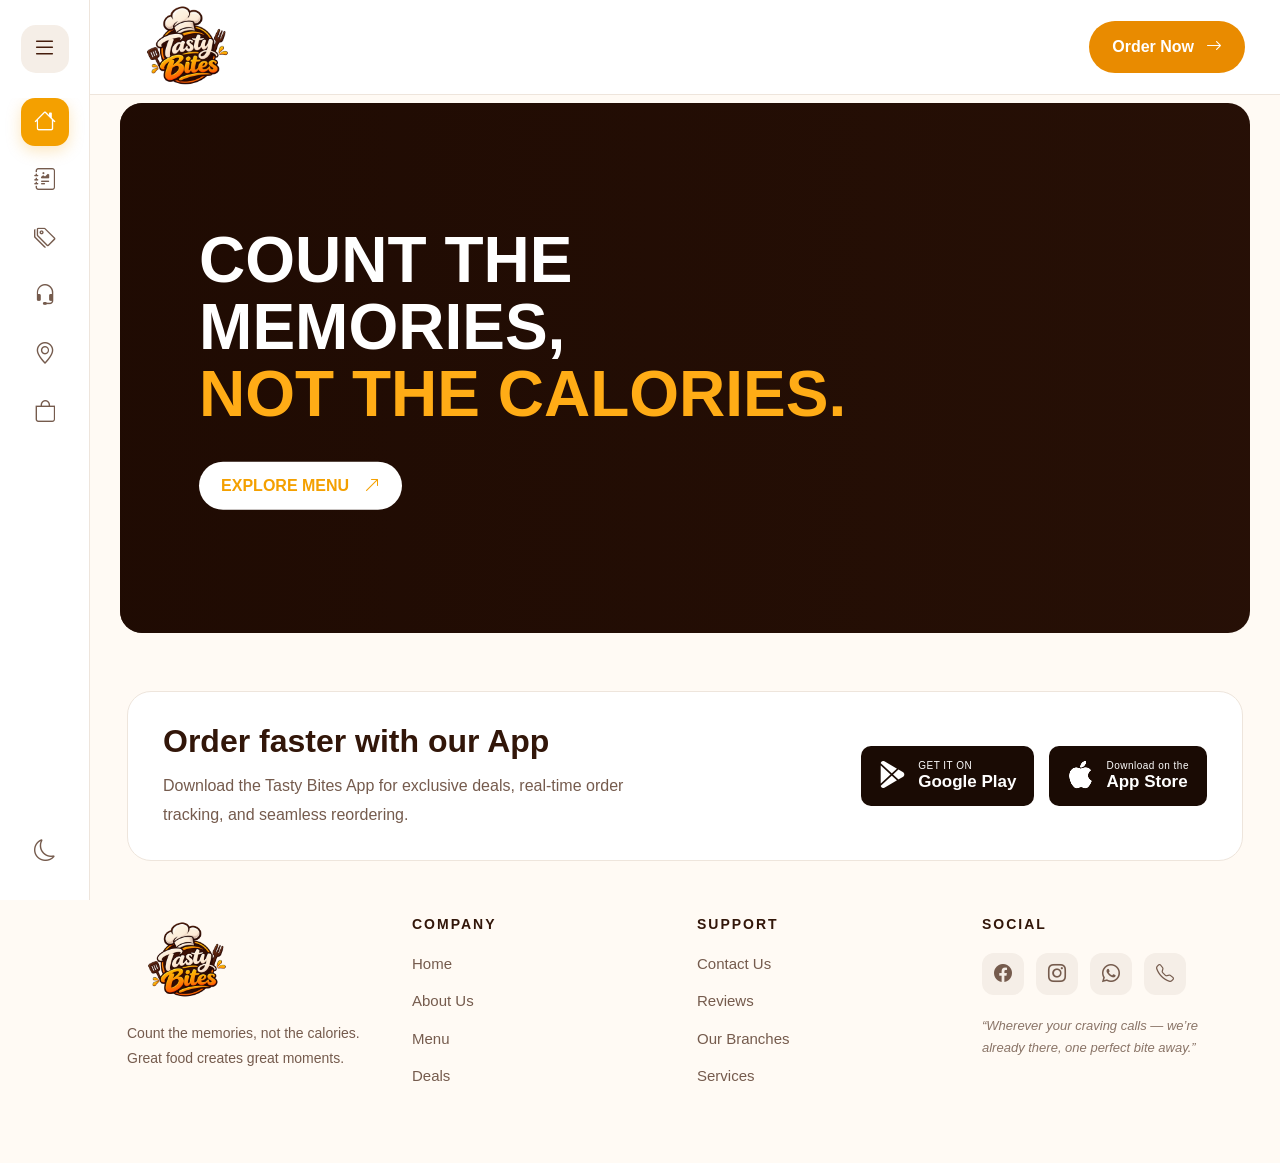
<file: index.html>
<!DOCTYPE html>
<html lang="en">
<head>
    <meta charset="UTF-8">
    <meta name="viewport" content="width=device-width, initial-scale=1.0">
    <title>Tasty Bites </title>
    <meta name="description" content="Order burgers, pizza, wraps, wings, fries and desserts from Tasty Bites. Fresh food, special deals and branches across Karachi.">
    <meta name="robots" content="index, follow">
    <meta name="theme-color" content="#e98b00">
    <meta property="og:type" content="website">
    <meta property="og:site_name" content="Tasty Bites">
    <meta property="og:title" content="Tasty Bites | Burgers, Pizza, Wraps &amp; More in Karachi">
    <meta property="og:description" content="Order burgers, pizza, wraps, wings, fries and desserts from Tasty Bites. Fresh food, special deals and branches across Karachi.">

    <link href="https://cdn.jsdelivr.net/npm/bootstrap@5.3.3/dist/css/bootstrap.min.css" rel="stylesheet">
    <link rel="stylesheet" href="https://cdn.jsdelivr.net/npm/bootstrap-icons@1.11.3/font/bootstrap-icons.min.css">
    <script>
        try { if (localStorage.getItem("theme") === "dark") document.documentElement.classList.add("dark"); } catch (e) {}
    </script>
    <link rel="stylesheet" href="assets/CSS/style.css">
    <script type="application/ld+json">
    {
        "@context": "https://schema.org",
        "@type": "Restaurant",
        "name": "Tasty Bites",
        "description": "Burgers, pizza, wraps, wings, fries and desserts with branches across Karachi.",
        "servesCuisine": ["Fast Food", "Burgers", "Pizza", "Wraps"],
        "areaServed": "Karachi, Pakistan",
        "priceRange": "Rs. 99 - Rs. 1,399"
    }
    </script>
</head>
<body>

    <a class="skip-link" href="#main">Skip to main content</a>

    <nav class="sidebar" id="sidebar" aria-label="Quick links">
        <button type="button" class="menu-btn" id="menuBtn" aria-label="Open menu" aria-controls="drawer" aria-expanded="false">
            <i class="bi bi-list" aria-hidden="true"></i>
        </button>

        <ul class="side-links">
            <li><a href="index.html" class="active" aria-current="page" title="Home"><i class="bi bi-house" aria-hidden="true"></i><span class="label">Home</span></a></li>
            <li><a href="menu.html" title="Menu"><i class="bi bi-journal-richtext" aria-hidden="true"></i><span class="label">Menu</span></a></li>
            <li><a href="deals.html" title="Deals"><i class="bi bi-tags" aria-hidden="true"></i><span class="label">Deals</span></a></li>
            <li><a href="services.html" title="Services"><i class="bi bi-headset" aria-hidden="true"></i><span class="label">Services</span></a></li>
            <li><a href="branches.html" title="Location"><i class="bi bi-geo-alt" aria-hidden="true"></i><span class="label">Location</span></a></li>
            <li><a href="cart.html" data-cart-link aria-label="Cart" title="Cart"><i class="bi bi-bag" aria-hidden="true"></i><span class="label">Cart</span></a></li>
        </ul>

        <div class="sidebar-bottom">
            <button type="button" class="theme-btn" id="themeToggle" title="Switch to dark mode" aria-label="Switch to dark mode">
                <i class="bi bi-moon" aria-hidden="true"></i><span class="label">Dark Mode</span>
            </button>
        </div>
    </nav>

    <div class="drawer-backdrop" id="drawerBackdrop"></div>

    <div class="drawer" id="drawer" role="dialog" aria-modal="true" aria-label="Site menu" aria-hidden="true" inert>
        <div class="drawer-head">
            <div class="drawer-user">
                <span class="drawer-avatar"><i class="bi bi-person-circle" aria-hidden="true"></i></span>
                <span>
                    <strong>Tasty Bites</strong>
                    <small>WELCOME</small>
                </span>
            </div>
            <button type="button" class="drawer-close" id="drawerClose" aria-label="Close menu">
                <i class="bi bi-x-lg" aria-hidden="true"></i>
            </button>
        </div>

        <nav class="drawer-links" aria-label="Main menu">
            <a href="index.html" class="active" aria-current="page"><i class="bi bi-house" aria-hidden="true"></i><span>Home</span><i class="bi bi-chevron-right" aria-hidden="true"></i></a>
            <a href="menu.html"><i class="bi bi-journal-richtext" aria-hidden="true"></i><span>Menu</span><i class="bi bi-chevron-right" aria-hidden="true"></i></a>
            <a href="deals.html"><i class="bi bi-tags" aria-hidden="true"></i><span>Special Deals</span><i class="bi bi-chevron-right" aria-hidden="true"></i></a>
            <a href="services.html"><i class="bi bi-headset" aria-hidden="true"></i><span>Services</span><i class="bi bi-chevron-right" aria-hidden="true"></i></a>
            <a href="about.html"><i class="bi bi-info-circle" aria-hidden="true"></i><span>About Us</span><i class="bi bi-chevron-right" aria-hidden="true"></i></a>
            <a href="branches.html"><i class="bi bi-geo-alt" aria-hidden="true"></i><span>Our Branches</span><i class="bi bi-chevron-right" aria-hidden="true"></i></a>
            <a href="reviews.html"><i class="bi bi-star" aria-hidden="true"></i><span>Reviews</span><i class="bi bi-chevron-right" aria-hidden="true"></i></a>
            <a href="contact.html"><i class="bi bi-telephone" aria-hidden="true"></i><span>Contact Us</span><i class="bi bi-chevron-right" aria-hidden="true"></i></a>
            <a href="cart.html"><i class="bi bi-bag" aria-hidden="true"></i><span>Cart</span><i class="bi bi-chevron-right" aria-hidden="true"></i></a>
        </nav>

        <div class="drawer-bottom">
            <button type="button" class="drawer-theme" id="drawerTheme" role="switch" aria-checked="false">
                <i class="bi bi-moon-stars" aria-hidden="true"></i>
                <span><strong>Dark Mode</strong><small id="drawerThemeText">DISABLED</small></span>
                <span class="switch" aria-hidden="true"></span>
            </button>
        </div>
    </div>

    <div class="main-content">

        <header class="topbar">
            <button type="button" class="mobile-menu" id="mobileMenu" aria-label="Open menu" aria-controls="drawer" aria-expanded="false">
                <i class="bi bi-list" aria-hidden="true"></i>
            </button>

            <a href="index.html" class="logo" aria-label="Tasty Bites home">
                <img src="assets/images/tasty%20bites.png" alt="Tasty Bites logo" width="125" height="85">
            </a>

            <div class="topbar-right">
                <a href="menu.html" class="header-order">Order Now <i class="bi bi-arrow-right" aria-hidden="true"></i></a>
                <a href="cart.html" class="topbar-cart" data-cart-link aria-label="Cart"><i class="bi bi-bag" aria-hidden="true"></i></a>
            </div>
        </header>

        <main id="main">
            <section class="hero" id="home" aria-label="Welcome to Tasty Bites">
                <video autoplay muted loop playsinline preload="metadata" class="hero-video" aria-hidden="true" tabindex="-1">
                    <source src="assets/images/302135.mp4" type="video/mp4">
                </video>
                <div class="video-overlay"></div>
                <div class="hero-content">
                    <h1>COUNT THE MEMORIES, <span>NOT THE CALORIES.</span></h1>
                    <a href="menu.html" class="hero-btn">EXPLORE MENU <i class="bi bi-arrow-up-right" aria-hidden="true"></i></a>
                </div>
            </section>
        </main>

    <footer class="footer">
        <div class="container">

            <div class="app-card">
                <div class="app-text">
                    <h3>Order faster with our App</h3>
                    <p>Download the Tasty Bites App for exclusive deals, real-time order tracking, and seamless reordering.</p>
                </div>
                <div class="app-buttons">

                    <a class="store-btn" href="https://play.google.com/store" target="_blank" rel="noopener">
                        <i class="bi bi-google-play" aria-hidden="true"></i>
                        <span><small>GET IT ON</small>Google Play</span>
                    </a>
                    <a class="store-btn" href="https://www.apple.com/app-store/" target="_blank" rel="noopener">
                        <i class="bi bi-apple" aria-hidden="true"></i>
                        <span><small>Download on the</small>App Store</span>
                    </a>
                </div>
            </div>

            <div class="row footer-main">
                <div class="col-12 col-md-6 col-lg-3 footer-brand">
                    <a href="index.html" aria-label="Tasty Bites home"><img src="assets/images/tasty%20bites.png" alt="Tasty Bites logo" width="120" height="90" loading="lazy"></a>
                    <p>Count the memories, not the calories. Great food creates great moments.</p>
                </div>

                <nav class="col-6 col-md-6 col-lg-3 footer-links" aria-label="Company">
                    <h4>Company</h4>
                    <a href="index.html">Home</a>
                    <a href="about.html">About Us</a>
                    <a href="menu.html">Menu</a>
                    <a href="deals.html">Deals</a>
                </nav>

                <nav class="col-6 col-md-6 col-lg-3 footer-links" aria-label="Support">
                    <h4>Support</h4>
                    <a href="contact.html">Contact Us</a>
                    <a href="reviews.html">Reviews</a>
                    <a href="branches.html">Our Branches</a>
                    <a href="services.html">Services</a>
                </nav>

                <div class="col-12 col-md-6 col-lg-3 footer-links">
                    <h4>Social</h4>

                    <div class="social-links">
                        <a href="https://www.facebook.com/" target="_blank" rel="noopener" aria-label="Tasty Bites on Facebook"><i class="bi bi-facebook" aria-hidden="true"></i></a>
                        <a href="https://www.instagram.com/" target="_blank" rel="noopener" aria-label="Tasty Bites on Instagram"><i class="bi bi-instagram" aria-hidden="true"></i></a>
                        <a href="https://wa.me/" target="_blank" rel="noopener" aria-label="Chat with Tasty Bites on WhatsApp"><i class="bi bi-whatsapp" aria-hidden="true"></i></a>
                        <a href="contact.html" aria-label="Contact Tasty Bites"><i class="bi bi-telephone" aria-hidden="true"></i></a>
                    </div>
                    <p class="footer-quote">&ldquo;Wherever your craving calls &mdash; we&rsquo;re already there, one perfect bite away.&rdquo;</p>
                </div>
            </div>

        </div>
    </footer>

    </div>

    <div class="toast-msg" id="toast" role="status" aria-live="polite"></div>

    <script src="assets/Javascript/script.js" defer></script>
</body>
</html>
</file>
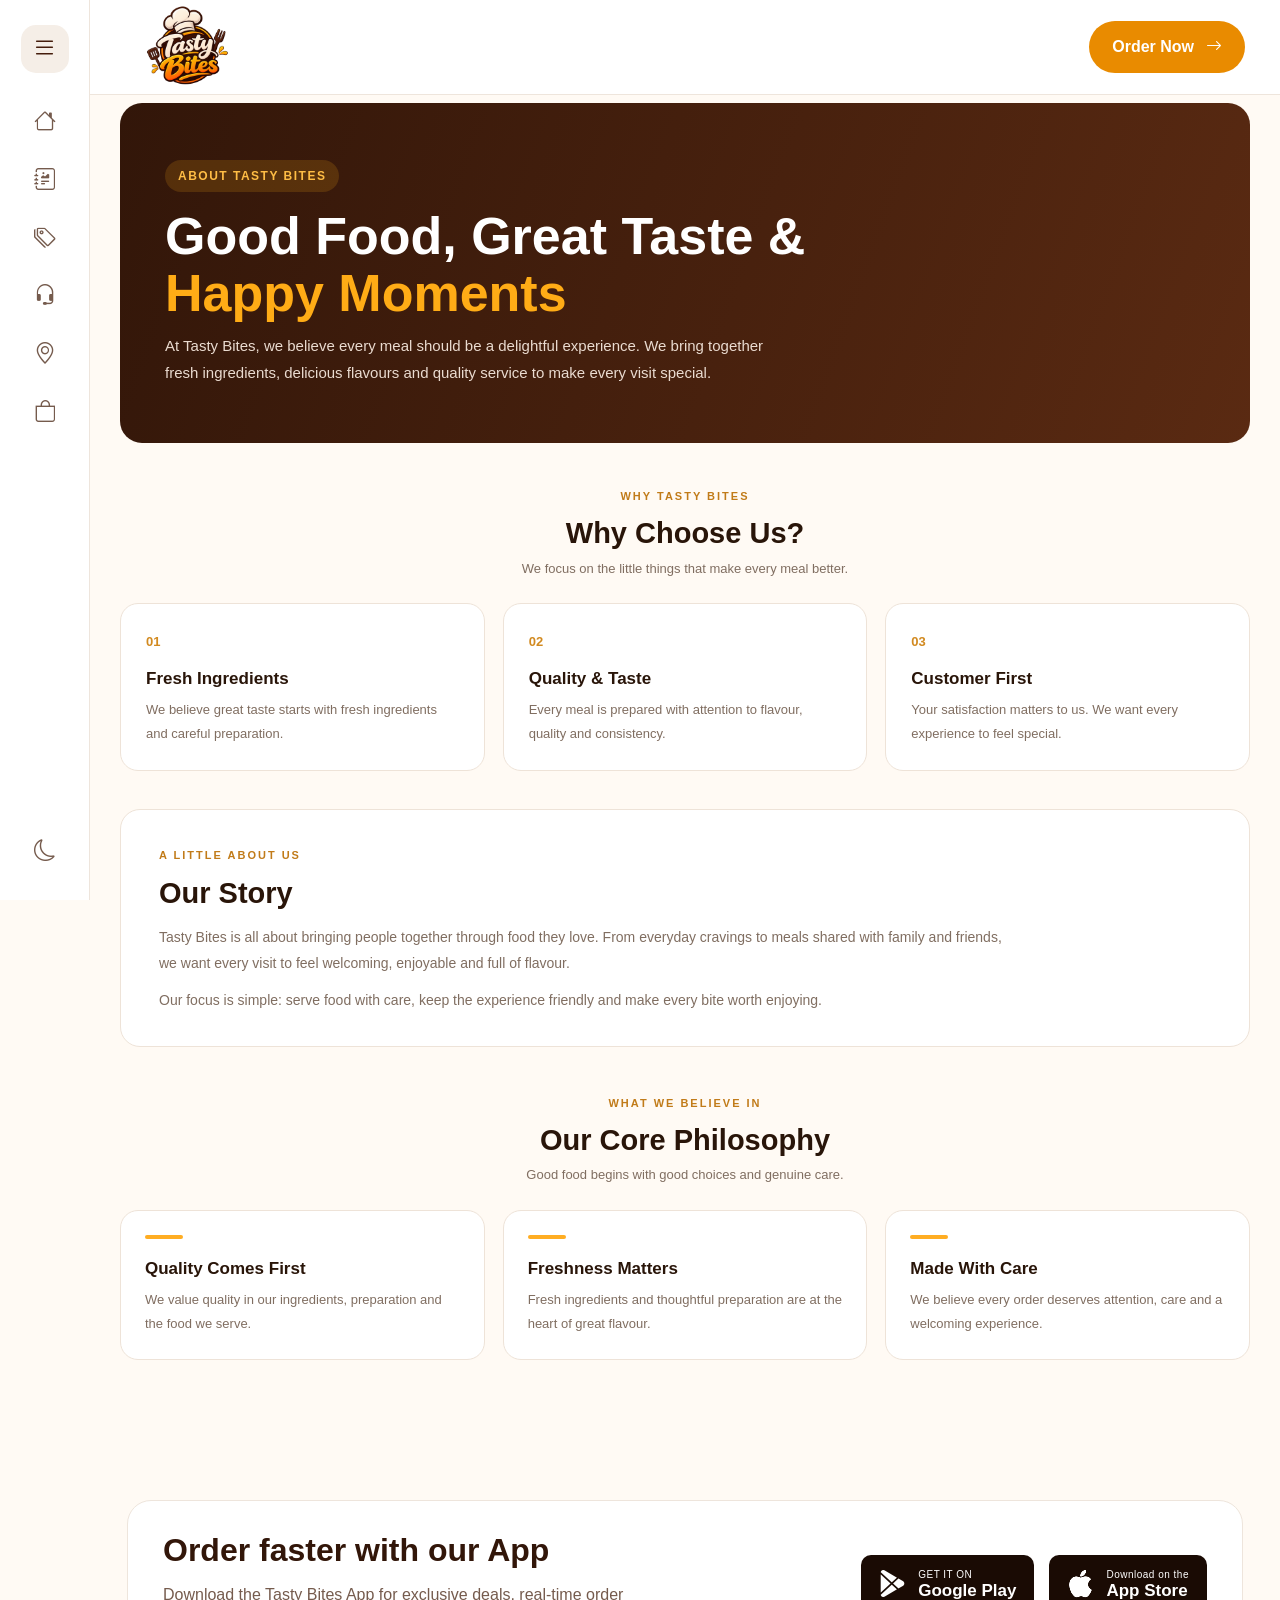
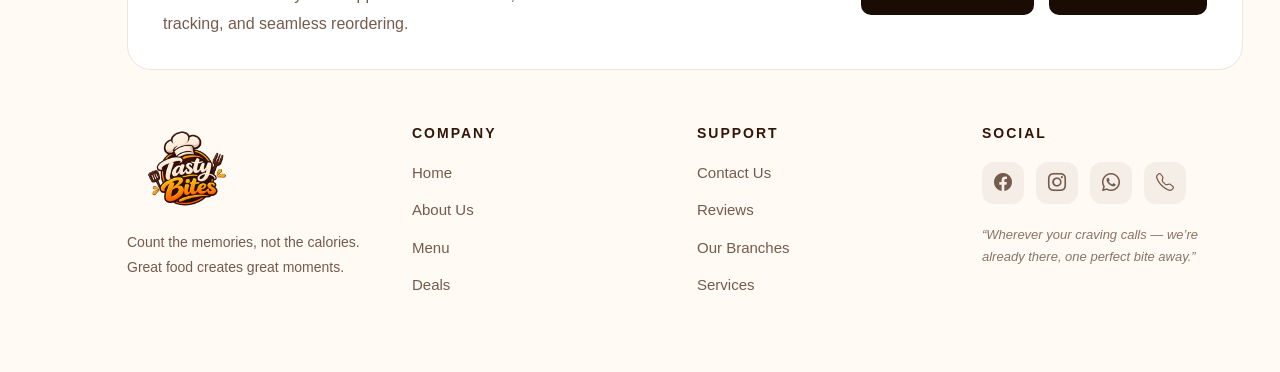
<file: about.html>
<!DOCTYPE html>
<html lang="en">
<head>
    <meta charset="UTF-8">
    <meta name="viewport" content="width=device-width, initial-scale=1.0">
    <title>About Us | Tasty Bites</title>
    <meta name="description" content="Learn about Tasty Bites: our story, our core philosophy and why customers choose us for fresh ingredients, quality taste and friendly service.">
    <meta name="robots" content="index, follow">
    <meta name="theme-color" content="#e98b00">
    <meta property="og:type" content="website">
    <meta property="og:site_name" content="Tasty Bites">
    <meta property="og:title" content="About Us | Tasty Bites">
    <meta property="og:description" content="Learn about Tasty Bites: our story, our core philosophy and why customers choose us for fresh ingredients, quality taste and friendly service.">

    <link href="https://cdn.jsdelivr.net/npm/bootstrap@5.3.3/dist/css/bootstrap.min.css" rel="stylesheet">
    <link rel="stylesheet" href="https://cdn.jsdelivr.net/npm/bootstrap-icons@1.11.3/font/bootstrap-icons.min.css">
    <script>
        try { if (localStorage.getItem("theme") === "dark") document.documentElement.classList.add("dark"); } catch (e) {}
    </script>
    <link rel="stylesheet" href="assets/CSS/style.css">
</head>
<body>

    <a class="skip-link" href="#main">Skip to main content</a>

    <nav class="sidebar" id="sidebar" aria-label="Quick links">
        <button type="button" class="menu-btn" id="menuBtn" aria-label="Open menu" aria-controls="drawer" aria-expanded="false">
            <i class="bi bi-list" aria-hidden="true"></i>
        </button>

        <ul class="side-links">
            <li><a href="index.html" title="Home"><i class="bi bi-house" aria-hidden="true"></i><span class="label">Home</span></a></li>
            <li><a href="menu.html" title="Menu"><i class="bi bi-journal-richtext" aria-hidden="true"></i><span class="label">Menu</span></a></li>
            <li><a href="deals.html" title="Deals"><i class="bi bi-tags" aria-hidden="true"></i><span class="label">Deals</span></a></li>
            <li><a href="services.html" title="Services"><i class="bi bi-headset" aria-hidden="true"></i><span class="label">Services</span></a></li>
            <li><a href="branches.html" title="Location"><i class="bi bi-geo-alt" aria-hidden="true"></i><span class="label">Location</span></a></li>
            <li><a href="cart.html" data-cart-link aria-label="Cart" title="Cart"><i class="bi bi-bag" aria-hidden="true"></i><span class="label">Cart</span></a></li>
        </ul>

        <div class="sidebar-bottom">
            <button type="button" class="theme-btn" id="themeToggle" title="Switch to dark mode" aria-label="Switch to dark mode">
                <i class="bi bi-moon" aria-hidden="true"></i><span class="label">Dark Mode</span>
            </button>
        </div>
    </nav>

    <div class="drawer-backdrop" id="drawerBackdrop"></div>

    <div class="drawer" id="drawer" role="dialog" aria-modal="true" aria-label="Site menu" aria-hidden="true" inert>
        <div class="drawer-head">
            <div class="drawer-user">
                <span class="drawer-avatar"><i class="bi bi-person-circle" aria-hidden="true"></i></span>
                <span>
                    <strong>Tasty Bites</strong>
                    <small>WELCOME</small>
                </span>
            </div>
            <button type="button" class="drawer-close" id="drawerClose" aria-label="Close menu">
                <i class="bi bi-x-lg" aria-hidden="true"></i>
            </button>
        </div>

        <nav class="drawer-links" aria-label="Main menu">
            <a href="index.html"><i class="bi bi-house" aria-hidden="true"></i><span>Home</span><i class="bi bi-chevron-right" aria-hidden="true"></i></a>
            <a href="menu.html"><i class="bi bi-journal-richtext" aria-hidden="true"></i><span>Menu</span><i class="bi bi-chevron-right" aria-hidden="true"></i></a>
            <a href="deals.html"><i class="bi bi-tags" aria-hidden="true"></i><span>Special Deals</span><i class="bi bi-chevron-right" aria-hidden="true"></i></a>
            <a href="services.html"><i class="bi bi-headset" aria-hidden="true"></i><span>Services</span><i class="bi bi-chevron-right" aria-hidden="true"></i></a>
            <a href="about.html" class="active" aria-current="page"><i class="bi bi-info-circle" aria-hidden="true"></i><span>About Us</span><i class="bi bi-chevron-right" aria-hidden="true"></i></a>
            <a href="branches.html"><i class="bi bi-geo-alt" aria-hidden="true"></i><span>Our Branches</span><i class="bi bi-chevron-right" aria-hidden="true"></i></a>
            <a href="reviews.html"><i class="bi bi-star" aria-hidden="true"></i><span>Reviews</span><i class="bi bi-chevron-right" aria-hidden="true"></i></a>
            <a href="contact.html"><i class="bi bi-telephone" aria-hidden="true"></i><span>Contact Us</span><i class="bi bi-chevron-right" aria-hidden="true"></i></a>
            <a href="cart.html"><i class="bi bi-bag" aria-hidden="true"></i><span>Cart</span><i class="bi bi-chevron-right" aria-hidden="true"></i></a>
        </nav>

        <div class="drawer-bottom">
            <button type="button" class="drawer-theme" id="drawerTheme" role="switch" aria-checked="false">
                <i class="bi bi-moon-stars" aria-hidden="true"></i>
                <span><strong>Dark Mode</strong><small id="drawerThemeText">DISABLED</small></span>
                <span class="switch" aria-hidden="true"></span>
            </button>
        </div>
    </div>

    <div class="main-content">

        <header class="topbar">
            <button type="button" class="mobile-menu" id="mobileMenu" aria-label="Open menu" aria-controls="drawer" aria-expanded="false">
                <i class="bi bi-list" aria-hidden="true"></i>
            </button>

            <a href="index.html" class="logo" aria-label="Tasty Bites home">
                <img src="assets/images/tasty%20bites.png" alt="Tasty Bites logo" width="125" height="85">
            </a>

            <div class="topbar-right">
                <a href="menu.html" class="header-order">Order Now <i class="bi bi-arrow-right" aria-hidden="true"></i></a>
                <a href="cart.html" class="topbar-cart" data-cart-link aria-label="Cart"><i class="bi bi-bag" aria-hidden="true"></i></a>
            </div>
        </header>

        <main id="main">
            <section class="page-hero">
                <div class="page-hero-content">
                    <span class="page-hero-kicker">About Tasty Bites</span>
                    <h1>Good Food, Great Taste &amp; <span>Happy Moments</span></h1>
                    <p>At Tasty Bites, we believe every meal should be a delightful experience. We bring together fresh ingredients, delicious flavours and quality service to make every visit special.</p>
                </div>
            </section>

            <div id="aboutPage">

                <section class="about-why" aria-labelledby="whyTitle">
                    <div class="about-heading">
                        <span>WHY TASTY BITES</span>
                        <h2 id="whyTitle">Why Choose Us?</h2>
                        <p>We focus on the little things that make every meal better.</p>
                    </div>
                    <div class="about-cards">
                        <div class="about-card">
                            <span class="about-card-number">01</span>
                            <h3>Fresh Ingredients</h3>
                            <p>We believe great taste starts with fresh ingredients and careful preparation.</p>
                        </div>
                        <div class="about-card">
                            <span class="about-card-number">02</span>
                            <h3>Quality &amp; Taste</h3>
                            <p>Every meal is prepared with attention to flavour, quality and consistency.</p>
                        </div>
                        <div class="about-card">
                            <span class="about-card-number">03</span>
                            <h3>Customer First</h3>
                            <p>Your satisfaction matters to us. We want every experience to feel special.</p>
                        </div>
                    </div>
                </section>

                <section class="about-story" aria-labelledby="storyTitle">
                    <div class="about-story-copy">
                        <span class="about-section-tag">A LITTLE ABOUT US</span>
                        <h2 id="storyTitle">Our Story</h2>
                        <p>Tasty Bites is all about bringing people together through food they love. From everyday cravings to meals shared with family and friends, we want every visit to feel welcoming, enjoyable and full of flavour.</p>
                        <p>Our focus is simple: serve food with care, keep the experience friendly and make every bite worth enjoying.</p>
                    </div>
                </section>

                <section class="about-philosophy" aria-labelledby="philosophyTitle">
                    <div class="about-heading">
                        <span>WHAT WE BELIEVE IN</span>
                        <h2 id="philosophyTitle">Our Core Philosophy</h2>
                        <p>Good food begins with good choices and genuine care.</p>
                    </div>
                    <div class="philosophy-grid">
                        <article class="philosophy-card">
                            <span class="philosophy-line"></span>
                            <h3>Quality Comes First</h3>
                            <p>We value quality in our ingredients, preparation and the food we serve.</p>
                        </article>
                        <article class="philosophy-card">
                            <span class="philosophy-line"></span>
                            <h3>Freshness Matters</h3>
                            <p>Fresh ingredients and thoughtful preparation are at the heart of great flavour.</p>
                        </article>
                        <article class="philosophy-card">
                            <span class="philosophy-line"></span>
                            <h3>Made With Care</h3>
                            <p>We believe every order deserves attention, care and a welcoming experience.</p>
                        </article>
                    </div>
                </section>

            </div>
        </main>

    <footer class="footer">
        <div class="container">

            <div class="app-card">
                <div class="app-text">
                    <h3>Order faster with our App</h3>
                    <p>Download the Tasty Bites App for exclusive deals, real-time order tracking, and seamless reordering.</p>
                </div>
                <div class="app-buttons">

                    <a class="store-btn" href="https://play.google.com/store" target="_blank" rel="noopener">
                        <i class="bi bi-google-play" aria-hidden="true"></i>
                        <span><small>GET IT ON</small>Google Play</span>
                    </a>
                    <a class="store-btn" href="https://www.apple.com/app-store/" target="_blank" rel="noopener">
                        <i class="bi bi-apple" aria-hidden="true"></i>
                        <span><small>Download on the</small>App Store</span>
                    </a>
                </div>
            </div>

            <div class="row footer-main">
                <div class="col-12 col-md-6 col-lg-3 footer-brand">
                    <a href="index.html" aria-label="Tasty Bites home"><img src="assets/images/tasty%20bites.png" alt="Tasty Bites logo" width="120" height="90" loading="lazy"></a>
                    <p>Count the memories, not the calories. Great food creates great moments.</p>
                </div>

                <nav class="col-6 col-md-6 col-lg-3 footer-links" aria-label="Company">
                    <h4>Company</h4>
                    <a href="index.html">Home</a>
                    <a href="about.html">About Us</a>
                    <a href="menu.html">Menu</a>
                    <a href="deals.html">Deals</a>
                </nav>

                <nav class="col-6 col-md-6 col-lg-3 footer-links" aria-label="Support">
                    <h4>Support</h4>
                    <a href="contact.html">Contact Us</a>
                    <a href="reviews.html">Reviews</a>
                    <a href="branches.html">Our Branches</a>
                    <a href="services.html">Services</a>
                </nav>

                <div class="col-12 col-md-6 col-lg-3 footer-links">
                    <h4>Social</h4>

                    <div class="social-links">
                        <a href="https://www.facebook.com/" target="_blank" rel="noopener" aria-label="Tasty Bites on Facebook"><i class="bi bi-facebook" aria-hidden="true"></i></a>
                        <a href="https://www.instagram.com/" target="_blank" rel="noopener" aria-label="Tasty Bites on Instagram"><i class="bi bi-instagram" aria-hidden="true"></i></a>
                        <a href="https://wa.me/" target="_blank" rel="noopener" aria-label="Chat with Tasty Bites on WhatsApp"><i class="bi bi-whatsapp" aria-hidden="true"></i></a>
                        <a href="contact.html" aria-label="Contact Tasty Bites"><i class="bi bi-telephone" aria-hidden="true"></i></a>
                    </div>
                    <p class="footer-quote">&ldquo;Wherever your craving calls &mdash; we&rsquo;re already there, one perfect bite away.&rdquo;</p>
                </div>
            </div>

        </div>
    </footer>

    </div>

    <div class="toast-msg" id="toast" role="status" aria-live="polite"></div>

    <script src="assets/Javascript/script.js" defer></script>
</body>
</html>
</file>
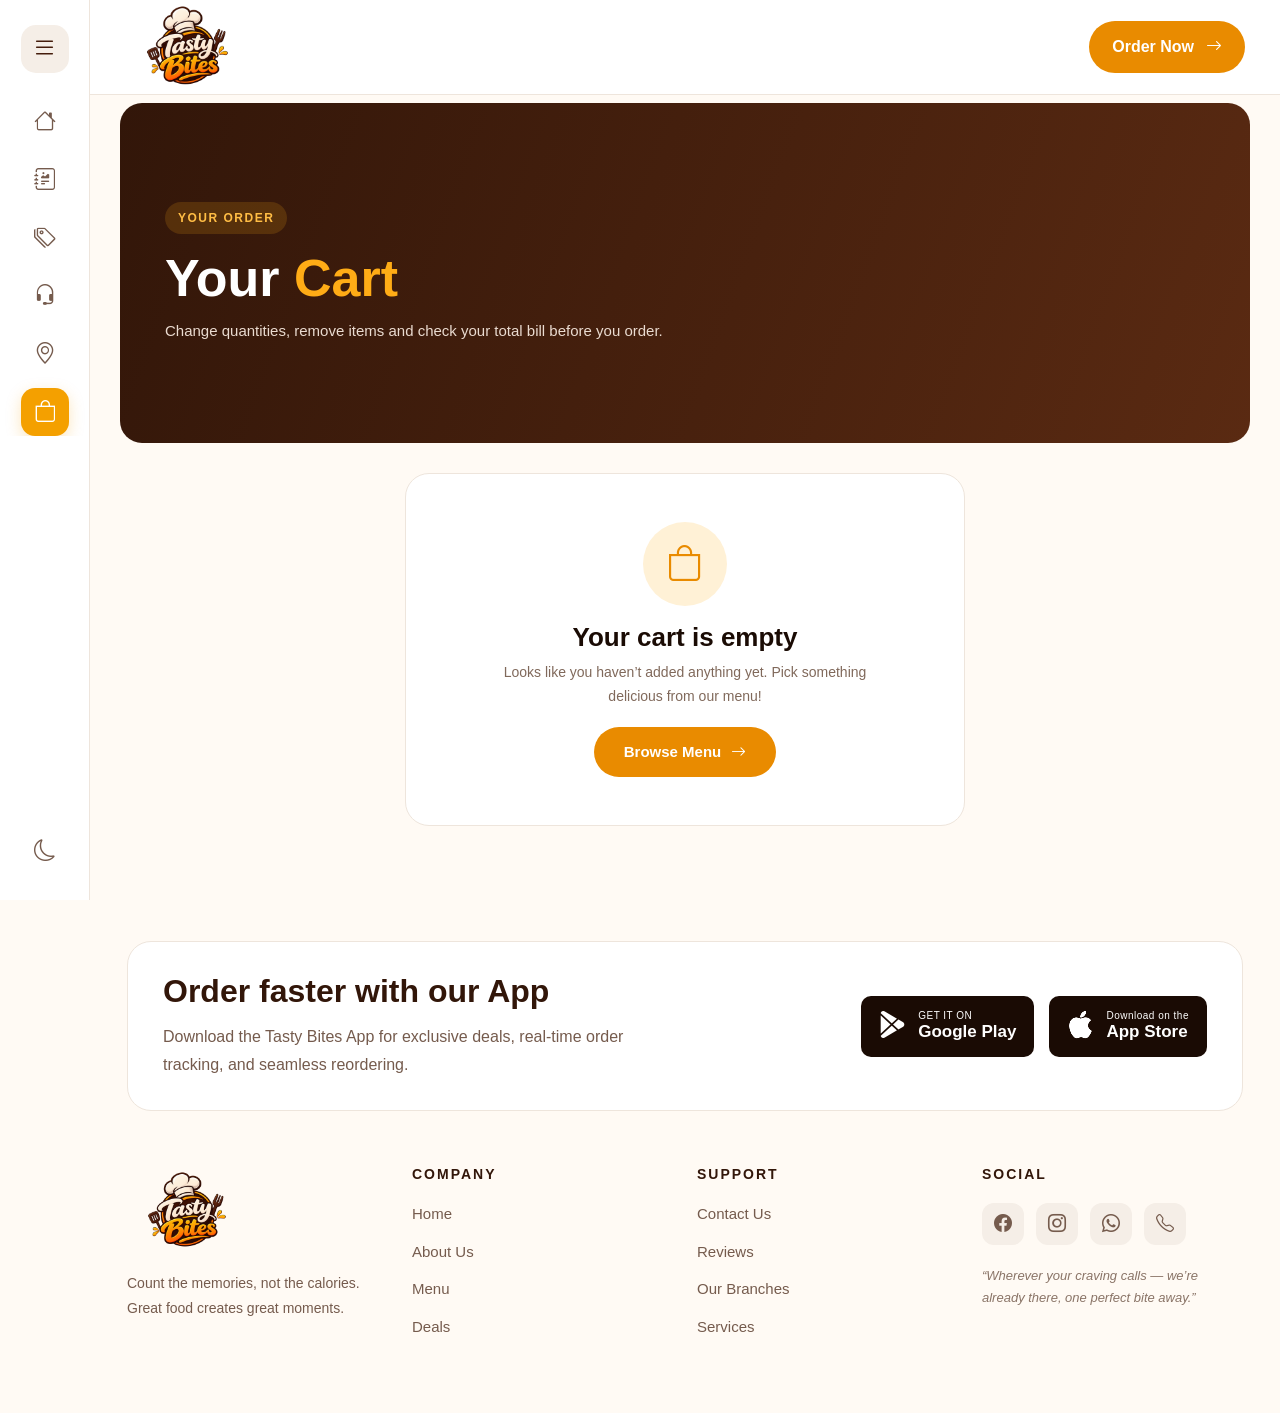
<file: cart.html>
<!DOCTYPE html>
<html lang="en">
<head>
    <meta charset="UTF-8">
    <meta name="viewport" content="width=device-width, initial-scale=1.0">
    <title>Your Cart | Tasty Bites</title>
    <meta name="description" content="Review the items in your Tasty Bites cart, change quantities and check your total bill before you order.">
    <meta name="robots" content="noindex, follow">
    <meta name="theme-color" content="#e98b00">
    <meta property="og:type" content="website">
    <meta property="og:site_name" content="Tasty Bites">
    <meta property="og:title" content="Your Cart | Tasty Bites">
    <meta property="og:description" content="Review the items in your Tasty Bites cart, change quantities and check your total bill before you order.">

    <link href="https://cdn.jsdelivr.net/npm/bootstrap@5.3.3/dist/css/bootstrap.min.css" rel="stylesheet">
    <link rel="stylesheet" href="https://cdn.jsdelivr.net/npm/bootstrap-icons@1.11.3/font/bootstrap-icons.min.css">
    <script>
        try { if (localStorage.getItem("theme") === "dark") document.documentElement.classList.add("dark"); } catch (e) {}
    </script>
    <link rel="stylesheet" href="assets/CSS/style.css">
</head>
<body>

    <a class="skip-link" href="#main">Skip to main content</a>

    <nav class="sidebar" id="sidebar" aria-label="Quick links">
        <button type="button" class="menu-btn" id="menuBtn" aria-label="Open menu" aria-controls="drawer" aria-expanded="false">
            <i class="bi bi-list" aria-hidden="true"></i>
        </button>

        <ul class="side-links">
            <li><a href="index.html" title="Home"><i class="bi bi-house" aria-hidden="true"></i><span class="label">Home</span></a></li>
            <li><a href="menu.html" title="Menu"><i class="bi bi-journal-richtext" aria-hidden="true"></i><span class="label">Menu</span></a></li>
            <li><a href="deals.html" title="Deals"><i class="bi bi-tags" aria-hidden="true"></i><span class="label">Deals</span></a></li>
            <li><a href="services.html" title="Services"><i class="bi bi-headset" aria-hidden="true"></i><span class="label">Services</span></a></li>
            <li><a href="branches.html" title="Location"><i class="bi bi-geo-alt" aria-hidden="true"></i><span class="label">Location</span></a></li>
            <li><a href="cart.html" class="active" aria-current="page" data-cart-link aria-label="Cart" title="Cart"><i class="bi bi-bag" aria-hidden="true"></i><span class="label">Cart</span></a></li>
        </ul>

        <div class="sidebar-bottom">
            <button type="button" class="theme-btn" id="themeToggle" title="Switch to dark mode" aria-label="Switch to dark mode">
                <i class="bi bi-moon" aria-hidden="true"></i><span class="label">Dark Mode</span>
            </button>
        </div>
    </nav>

    <div class="drawer-backdrop" id="drawerBackdrop"></div>

    <div class="drawer" id="drawer" role="dialog" aria-modal="true" aria-label="Site menu" aria-hidden="true" inert>
        <div class="drawer-head">
            <div class="drawer-user">
                <span class="drawer-avatar"><i class="bi bi-person-circle" aria-hidden="true"></i></span>
                <span>
                    <strong>Tasty Bites</strong>
                    <small>WELCOME</small>
                </span>
            </div>
            <button type="button" class="drawer-close" id="drawerClose" aria-label="Close menu">
                <i class="bi bi-x-lg" aria-hidden="true"></i>
            </button>
        </div>

        <nav class="drawer-links" aria-label="Main menu">
            <a href="index.html"><i class="bi bi-house" aria-hidden="true"></i><span>Home</span><i class="bi bi-chevron-right" aria-hidden="true"></i></a>
            <a href="menu.html"><i class="bi bi-journal-richtext" aria-hidden="true"></i><span>Menu</span><i class="bi bi-chevron-right" aria-hidden="true"></i></a>
            <a href="deals.html"><i class="bi bi-tags" aria-hidden="true"></i><span>Special Deals</span><i class="bi bi-chevron-right" aria-hidden="true"></i></a>
            <a href="services.html"><i class="bi bi-headset" aria-hidden="true"></i><span>Services</span><i class="bi bi-chevron-right" aria-hidden="true"></i></a>
            <a href="about.html"><i class="bi bi-info-circle" aria-hidden="true"></i><span>About Us</span><i class="bi bi-chevron-right" aria-hidden="true"></i></a>
            <a href="branches.html"><i class="bi bi-geo-alt" aria-hidden="true"></i><span>Our Branches</span><i class="bi bi-chevron-right" aria-hidden="true"></i></a>
            <a href="reviews.html"><i class="bi bi-star" aria-hidden="true"></i><span>Reviews</span><i class="bi bi-chevron-right" aria-hidden="true"></i></a>
            <a href="contact.html"><i class="bi bi-telephone" aria-hidden="true"></i><span>Contact Us</span><i class="bi bi-chevron-right" aria-hidden="true"></i></a>
            <a href="cart.html" class="active" aria-current="page"><i class="bi bi-bag" aria-hidden="true"></i><span>Cart</span><i class="bi bi-chevron-right" aria-hidden="true"></i></a>
        </nav>

        <div class="drawer-bottom">
            <button type="button" class="drawer-theme" id="drawerTheme" role="switch" aria-checked="false">
                <i class="bi bi-moon-stars" aria-hidden="true"></i>
                <span><strong>Dark Mode</strong><small id="drawerThemeText">DISABLED</small></span>
                <span class="switch" aria-hidden="true"></span>
            </button>
        </div>
    </div>

    <div class="main-content">

        <header class="topbar">
            <button type="button" class="mobile-menu" id="mobileMenu" aria-label="Open menu" aria-controls="drawer" aria-expanded="false">
                <i class="bi bi-list" aria-hidden="true"></i>
            </button>

            <a href="index.html" class="logo" aria-label="Tasty Bites home">
                <img src="assets/images/tasty%20bites.png" alt="Tasty Bites logo" width="125" height="85">
            </a>

            <div class="topbar-right">
                <a href="menu.html" class="header-order">Order Now <i class="bi bi-arrow-right" aria-hidden="true"></i></a>
                <a href="cart.html" class="topbar-cart" data-cart-link aria-label="Cart"><i class="bi bi-bag" aria-hidden="true"></i></a>
            </div>
        </header>

        <main id="main">
            <section class="page-hero">
                <div class="page-hero-content">
                    <span class="page-hero-kicker">Your Order</span>
                    <h1>Your <span>Cart</span></h1>
                    <p>Change quantities, remove items and check your total bill before you order.</p>
                </div>
            </section>

            <div class="cart-wrap" id="cartPage">

                <div class="cart-layout" id="cartLayout">

                    <section class="cart-list-box" aria-labelledby="cartTitle">
                        <div class="cart-list-head">
                            <h2 id="cartTitle">Your Items <span id="cartCount"></span></h2>
                            <button type="button" class="cart-clear" id="clearCart">Clear cart</button>
                        </div>
                        <div id="cartItems"></div>
                    </section>

                    <aside class="cart-summary" id="cartSummary" aria-label="Order summary">
                        <h3>Order Summary</h3>
                        <div class="sum-row"><span>Total items</span><strong id="sumItems">0</strong></div>
                        <div class="sum-row"><span>Subtotal</span><strong id="sumSub">Rs. 0</strong></div>
                        <div class="sum-row total"><span>Total Bill</span><strong id="sumTotal">Rs. 0</strong></div>
                        <a href="contact.html" class="checkout-btn" id="checkoutBtn">Proceed to Checkout <i class="bi bi-arrow-right" aria-hidden="true"></i></a>
                        <a href="menu.html" class="continue-link"><i class="bi bi-plus-lg" aria-hidden="true"></i> Add more items</a>
                    </aside>

                </div>

                <div class="cart-empty" id="cartEmpty" hidden>
                    <div class="empty-icon"><i class="bi bi-bag" aria-hidden="true"></i></div>
                    <h2>Your cart is empty</h2>
                    <p>Looks like you haven&rsquo;t added anything yet. Pick something delicious from our menu!</p>
                    <a href="menu.html" class="checkout-btn">Browse Menu <i class="bi bi-arrow-right" aria-hidden="true"></i></a>
                </div>

            </div>
        </main>

    <footer class="footer">
        <div class="container">

            <div class="app-card">
                <div class="app-text">
                    <h3>Order faster with our App</h3>
                    <p>Download the Tasty Bites App for exclusive deals, real-time order tracking, and seamless reordering.</p>
                </div>
                <div class="app-buttons">

                    <a class="store-btn" href="https://play.google.com/store" target="_blank" rel="noopener">
                        <i class="bi bi-google-play" aria-hidden="true"></i>
                        <span><small>GET IT ON</small>Google Play</span>
                    </a>
                    <a class="store-btn" href="https://www.apple.com/app-store/" target="_blank" rel="noopener">
                        <i class="bi bi-apple" aria-hidden="true"></i>
                        <span><small>Download on the</small>App Store</span>
                    </a>
                </div>
            </div>

            <div class="row footer-main">
                <div class="col-12 col-md-6 col-lg-3 footer-brand">
                    <a href="index.html" aria-label="Tasty Bites home"><img src="assets/images/tasty%20bites.png" alt="Tasty Bites logo" width="120" height="90" loading="lazy"></a>
                    <p>Count the memories, not the calories. Great food creates great moments.</p>
                </div>

                <nav class="col-6 col-md-6 col-lg-3 footer-links" aria-label="Company">
                    <h4>Company</h4>
                    <a href="index.html">Home</a>
                    <a href="about.html">About Us</a>
                    <a href="menu.html">Menu</a>
                    <a href="deals.html">Deals</a>
                </nav>

                <nav class="col-6 col-md-6 col-lg-3 footer-links" aria-label="Support">
                    <h4>Support</h4>
                    <a href="contact.html">Contact Us</a>
                    <a href="reviews.html">Reviews</a>
                    <a href="branches.html">Our Branches</a>
                    <a href="services.html">Services</a>
                </nav>

                <div class="col-12 col-md-6 col-lg-3 footer-links">
                    <h4>Social</h4>

                    <div class="social-links">
                        <a href="https://www.facebook.com/" target="_blank" rel="noopener" aria-label="Tasty Bites on Facebook"><i class="bi bi-facebook" aria-hidden="true"></i></a>
                        <a href="https://www.instagram.com/" target="_blank" rel="noopener" aria-label="Tasty Bites on Instagram"><i class="bi bi-instagram" aria-hidden="true"></i></a>
                        <a href="https://wa.me/" target="_blank" rel="noopener" aria-label="Chat with Tasty Bites on WhatsApp"><i class="bi bi-whatsapp" aria-hidden="true"></i></a>
                        <a href="contact.html" aria-label="Contact Tasty Bites"><i class="bi bi-telephone" aria-hidden="true"></i></a>
                    </div>
                    <p class="footer-quote">&ldquo;Wherever your craving calls &mdash; we&rsquo;re already there, one perfect bite away.&rdquo;</p>
                </div>
            </div>

        </div>
    </footer>

    </div>

    <div class="toast-msg" id="toast" role="status" aria-live="polite"></div>

    <script src="assets/Javascript/script.js" defer></script>
</body>
</html>
</file>
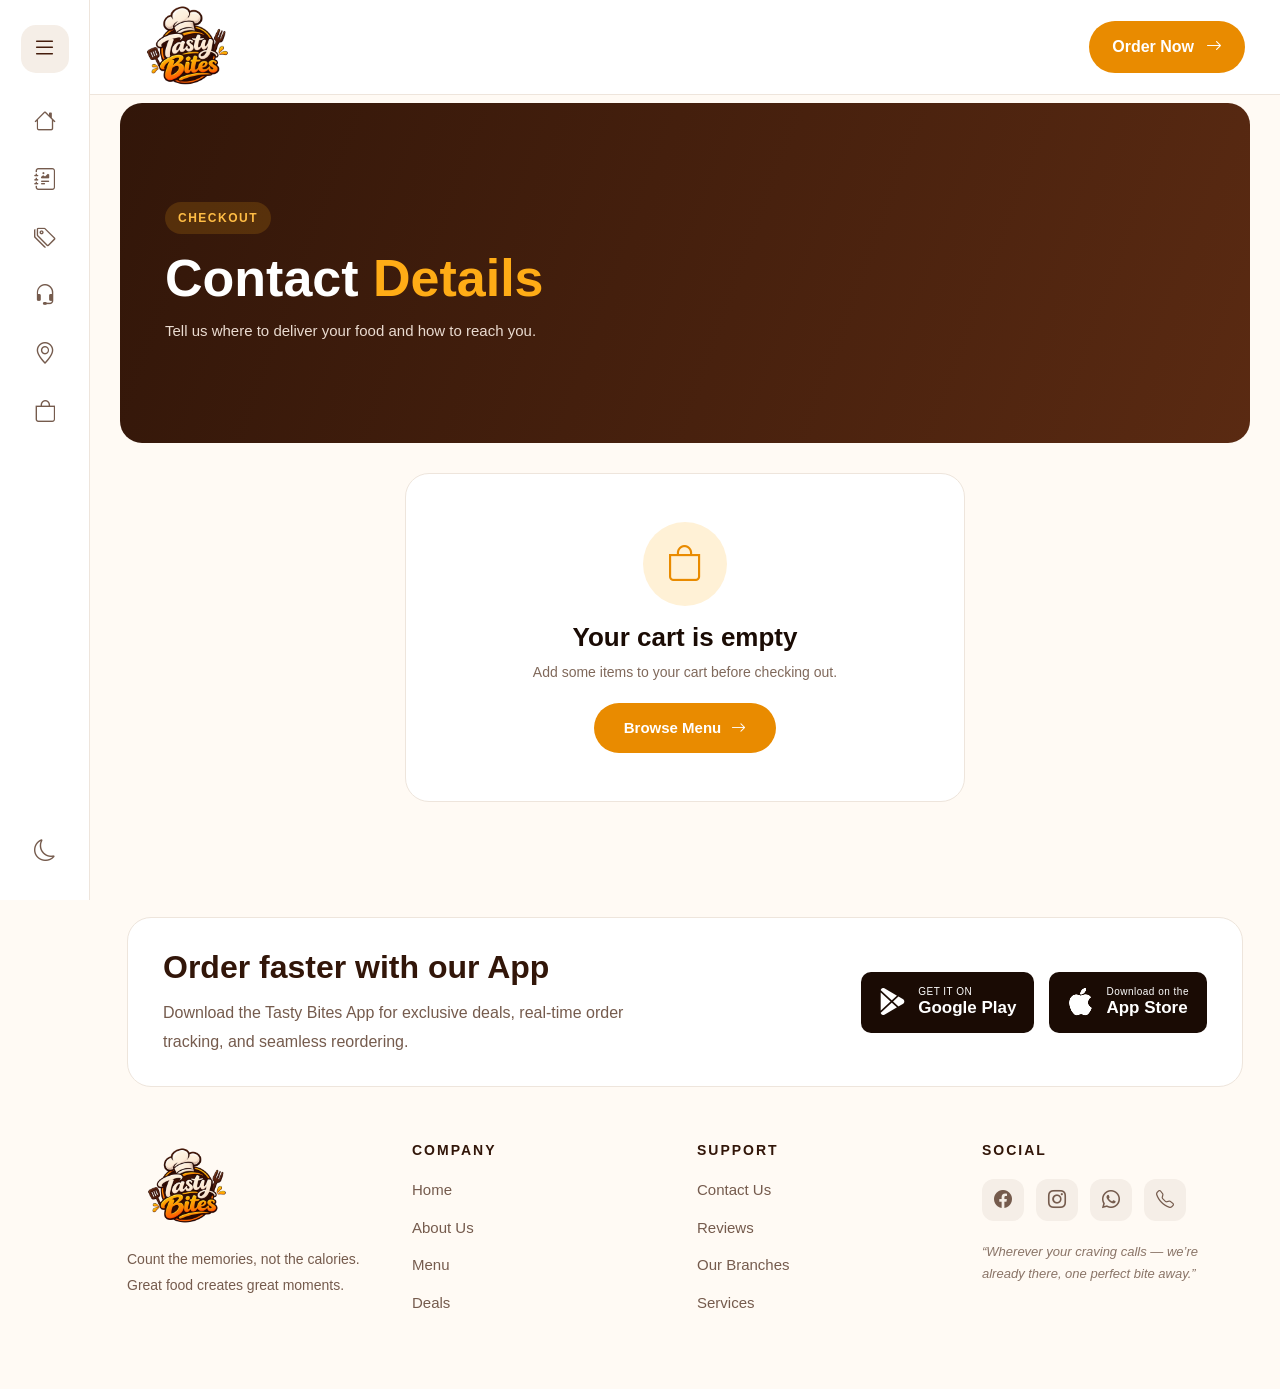
<file: contact.html>
<!DOCTYPE html>
<html lang="en">
<head>
    <meta charset="UTF-8">
    <meta name="viewport" content="width=device-width, initial-scale=1.0">
    <title>Contact &amp; Checkout | Tasty Bites</title>
    <meta name="description" content="Enter your name, phone number and delivery address to place your Tasty Bites order.">
    <meta name="robots" content="index, follow">
    <meta name="theme-color" content="#e98b00">
    <meta property="og:type" content="website">
    <meta property="og:site_name" content="Tasty Bites">
    <meta property="og:title" content="Contact &amp; Checkout | Tasty Bites">
    <meta property="og:description" content="Enter your name, phone number and delivery address to place your Tasty Bites order.">

    <link href="https://cdn.jsdelivr.net/npm/bootstrap@5.3.3/dist/css/bootstrap.min.css" rel="stylesheet">
    <link rel="stylesheet" href="https://cdn.jsdelivr.net/npm/bootstrap-icons@1.11.3/font/bootstrap-icons.min.css">
    <script>
        try { if (localStorage.getItem("theme") === "dark") document.documentElement.classList.add("dark"); } catch (e) {}
    </script>
    <link rel="stylesheet" href="assets/CSS/style.css">
</head>
<body>

    <a class="skip-link" href="#main">Skip to main content</a>

    <nav class="sidebar" id="sidebar" aria-label="Quick links">
        <button type="button" class="menu-btn" id="menuBtn" aria-label="Open menu" aria-controls="drawer" aria-expanded="false">
            <i class="bi bi-list" aria-hidden="true"></i>
        </button>

        <ul class="side-links">
            <li><a href="index.html" title="Home"><i class="bi bi-house" aria-hidden="true"></i><span class="label">Home</span></a></li>
            <li><a href="menu.html" title="Menu"><i class="bi bi-journal-richtext" aria-hidden="true"></i><span class="label">Menu</span></a></li>
            <li><a href="deals.html" title="Deals"><i class="bi bi-tags" aria-hidden="true"></i><span class="label">Deals</span></a></li>
            <li><a href="services.html" title="Services"><i class="bi bi-headset" aria-hidden="true"></i><span class="label">Services</span></a></li>
            <li><a href="branches.html" title="Location"><i class="bi bi-geo-alt" aria-hidden="true"></i><span class="label">Location</span></a></li>
            <li><a href="cart.html" data-cart-link aria-label="Cart" title="Cart"><i class="bi bi-bag" aria-hidden="true"></i><span class="label">Cart</span></a></li>
        </ul>

        <div class="sidebar-bottom">
            <button type="button" class="theme-btn" id="themeToggle" title="Switch to dark mode" aria-label="Switch to dark mode">
                <i class="bi bi-moon" aria-hidden="true"></i><span class="label">Dark Mode</span>
            </button>
        </div>
    </nav>

    <div class="drawer-backdrop" id="drawerBackdrop"></div>

    <div class="drawer" id="drawer" role="dialog" aria-modal="true" aria-label="Site menu" aria-hidden="true" inert>
        <div class="drawer-head">
            <div class="drawer-user">
                <span class="drawer-avatar"><i class="bi bi-person-circle" aria-hidden="true"></i></span>
                <span>
                    <strong>Tasty Bites</strong>
                    <small>WELCOME</small>
                </span>
            </div>
            <button type="button" class="drawer-close" id="drawerClose" aria-label="Close menu">
                <i class="bi bi-x-lg" aria-hidden="true"></i>
            </button>
        </div>

        <nav class="drawer-links" aria-label="Main menu">
            <a href="index.html"><i class="bi bi-house" aria-hidden="true"></i><span>Home</span><i class="bi bi-chevron-right" aria-hidden="true"></i></a>
            <a href="menu.html"><i class="bi bi-journal-richtext" aria-hidden="true"></i><span>Menu</span><i class="bi bi-chevron-right" aria-hidden="true"></i></a>
            <a href="deals.html"><i class="bi bi-tags" aria-hidden="true"></i><span>Special Deals</span><i class="bi bi-chevron-right" aria-hidden="true"></i></a>
            <a href="services.html"><i class="bi bi-headset" aria-hidden="true"></i><span>Services</span><i class="bi bi-chevron-right" aria-hidden="true"></i></a>
            <a href="about.html"><i class="bi bi-info-circle" aria-hidden="true"></i><span>About Us</span><i class="bi bi-chevron-right" aria-hidden="true"></i></a>
            <a href="branches.html"><i class="bi bi-geo-alt" aria-hidden="true"></i><span>Our Branches</span><i class="bi bi-chevron-right" aria-hidden="true"></i></a>
            <a href="reviews.html"><i class="bi bi-star" aria-hidden="true"></i><span>Reviews</span><i class="bi bi-chevron-right" aria-hidden="true"></i></a>
            <a href="contact.html" class="active" aria-current="page"><i class="bi bi-telephone" aria-hidden="true"></i><span>Contact Us</span><i class="bi bi-chevron-right" aria-hidden="true"></i></a>
            <a href="cart.html"><i class="bi bi-bag" aria-hidden="true"></i><span>Cart</span><i class="bi bi-chevron-right" aria-hidden="true"></i></a>
        </nav>

        <div class="drawer-bottom">
            <button type="button" class="drawer-theme" id="drawerTheme" role="switch" aria-checked="false">
                <i class="bi bi-moon-stars" aria-hidden="true"></i>
                <span><strong>Dark Mode</strong><small id="drawerThemeText">DISABLED</small></span>
                <span class="switch" aria-hidden="true"></span>
            </button>
        </div>
    </div>

    <div class="main-content">

        <header class="topbar">
            <button type="button" class="mobile-menu" id="mobileMenu" aria-label="Open menu" aria-controls="drawer" aria-expanded="false">
                <i class="bi bi-list" aria-hidden="true"></i>
            </button>

            <a href="index.html" class="logo" aria-label="Tasty Bites home">
                <img src="assets/images/tasty%20bites.png" alt="Tasty Bites logo" width="125" height="85">
            </a>

            <div class="topbar-right">
                <a href="menu.html" class="header-order">Order Now <i class="bi bi-arrow-right" aria-hidden="true"></i></a>
                <a href="cart.html" class="topbar-cart" data-cart-link aria-label="Cart"><i class="bi bi-bag" aria-hidden="true"></i></a>
            </div>
        </header>

        <main id="main">
            <section class="page-hero">
                <div class="page-hero-content">
                    <span class="page-hero-kicker">Checkout</span>
                    <h1>Contact <span>Details</span></h1>
                    <p>Tell us where to deliver your food and how to reach you.</p>
                </div>
            </section>

            <div class="checkout-wrap" id="checkoutPage">

                <div class="checkout-layout" id="checkoutLayout">

                    <section class="checkout-form-box" aria-labelledby="deliveryTitle">
                        <h2 id="deliveryTitle">Delivery Details</h2>
                        <p>All fields are required.</p>

                        <form id="orderForm" novalidate>

                            <div class="field">
                                <label for="orderName">Full name</label>
                                <input type="text" id="orderName" maxlength="35" placeholder="e.g. Ayesha Khan" autocomplete="name" aria-describedby="nameError">
                                <small class="field-error" id="nameError" role="alert"></small>
                            </div>

                            <div class="field">
                                <label for="orderPhone">Phone number</label>
                                <input type="tel" id="orderPhone" maxlength="16" inputmode="tel" placeholder="03001234567 or 923001234567" autocomplete="tel" aria-describedby="phoneHint phoneError">
                                <small class="field-hint" id="phoneHint">Start with 03 (11 digits) or 92 (12 digits)</small>
                                <small class="field-error" id="phoneError" role="alert"></small>
                            </div>

                            <div class="field">
                                <label for="orderAddress">Delivery address</label>
                                <textarea id="orderAddress" maxlength="150" placeholder="House, street, area, city" autocomplete="street-address" aria-describedby="addressError"></textarea>
                                <small class="field-error" id="addressError" role="alert"></small>
                            </div>

                            <button type="submit" class="place-btn" id="placeBtn">Place Order <i class="bi bi-check2-circle" aria-hidden="true"></i></button>
                            <a href="cart.html" class="continue-link"><i class="bi bi-arrow-left" aria-hidden="true"></i> Back to cart</a>
                        </form>
                    </section>

                    <aside class="cart-summary" id="orderSummary" aria-label="Your order">
                        <h3>Your Order</h3>
                        <div class="order-lines" id="orderLines"></div>
                        <div class="sum-row total"><span>Total Bill</span><strong id="orderTotal">Rs. 0</strong></div>
                        <a href="cart.html" class="continue-link"><i class="bi bi-pencil" aria-hidden="true"></i> Edit cart</a>
                    </aside>

                </div>

                <div class="order-state" id="orderProcessing" hidden>
                    <div class="spinner" aria-hidden="true"></div>
                    <h2>Processing your order...</h2>
                    <p>Please wait a moment, we are placing your order.</p>
                </div>

                <div class="order-state" id="orderDone" hidden role="status">
                    <div class="done-icon" aria-hidden="true">&#10003;</div>
                    <h2>Order placed!</h2>
                    <p id="doneText"></p>
                    <div class="done-box">
                        <div class="sum-row"><span>Order number</span><strong id="doneId"></strong></div>
                        <div class="sum-row"><span>Total bill</span><strong id="doneTotal"></strong></div>
                    </div>
                    <a href="menu.html" class="checkout-btn">Back to Menu <i class="bi bi-arrow-right" aria-hidden="true"></i></a>
                </div>

                <div class="cart-empty" id="checkoutEmpty" hidden>
                    <div class="empty-icon"><i class="bi bi-bag" aria-hidden="true"></i></div>
                    <h2>Your cart is empty</h2>
                    <p>Add some items to your cart before checking out.</p>
                    <a href="menu.html" class="checkout-btn">Browse Menu <i class="bi bi-arrow-right" aria-hidden="true"></i></a>
                </div>

            </div>
        </main>

    <footer class="footer">
        <div class="container">

            <div class="app-card">
                <div class="app-text">
                    <h3>Order faster with our App</h3>
                    <p>Download the Tasty Bites App for exclusive deals, real-time order tracking, and seamless reordering.</p>
                </div>
                <div class="app-buttons">

                    <a class="store-btn" href="https://play.google.com/store" target="_blank" rel="noopener">
                        <i class="bi bi-google-play" aria-hidden="true"></i>
                        <span><small>GET IT ON</small>Google Play</span>
                    </a>
                    <a class="store-btn" href="https://www.apple.com/app-store/" target="_blank" rel="noopener">
                        <i class="bi bi-apple" aria-hidden="true"></i>
                        <span><small>Download on the</small>App Store</span>
                    </a>
                </div>
            </div>

            <div class="row footer-main">
                <div class="col-12 col-md-6 col-lg-3 footer-brand">
                    <a href="index.html" aria-label="Tasty Bites home"><img src="assets/images/tasty%20bites.png" alt="Tasty Bites logo" width="120" height="90" loading="lazy"></a>
                    <p>Count the memories, not the calories. Great food creates great moments.</p>
                </div>

                <nav class="col-6 col-md-6 col-lg-3 footer-links" aria-label="Company">
                    <h4>Company</h4>
                    <a href="index.html">Home</a>
                    <a href="about.html">About Us</a>
                    <a href="menu.html">Menu</a>
                    <a href="deals.html">Deals</a>
                </nav>

                <nav class="col-6 col-md-6 col-lg-3 footer-links" aria-label="Support">
                    <h4>Support</h4>
                    <a href="contact.html">Contact Us</a>
                    <a href="reviews.html">Reviews</a>
                    <a href="branches.html">Our Branches</a>
                    <a href="services.html">Services</a>
                </nav>

                <div class="col-12 col-md-6 col-lg-3 footer-links">
                    <h4>Social</h4>

                    <div class="social-links">
                        <a href="https://www.facebook.com/" target="_blank" rel="noopener" aria-label="Tasty Bites on Facebook"><i class="bi bi-facebook" aria-hidden="true"></i></a>
                        <a href="https://www.instagram.com/" target="_blank" rel="noopener" aria-label="Tasty Bites on Instagram"><i class="bi bi-instagram" aria-hidden="true"></i></a>
                        <a href="https://wa.me/" target="_blank" rel="noopener" aria-label="Chat with Tasty Bites on WhatsApp"><i class="bi bi-whatsapp" aria-hidden="true"></i></a>
                        <a href="contact.html" aria-label="Contact Tasty Bites"><i class="bi bi-telephone" aria-hidden="true"></i></a>
                    </div>
                    <p class="footer-quote">&ldquo;Wherever your craving calls &mdash; we&rsquo;re already there, one perfect bite away.&rdquo;</p>
                </div>
            </div>

        </div>
    </footer>

    </div>

    <div class="toast-msg" id="toast" role="status" aria-live="polite"></div>

    <script src="assets/Javascript/script.js" defer></script>
</body>
</html>
</file>
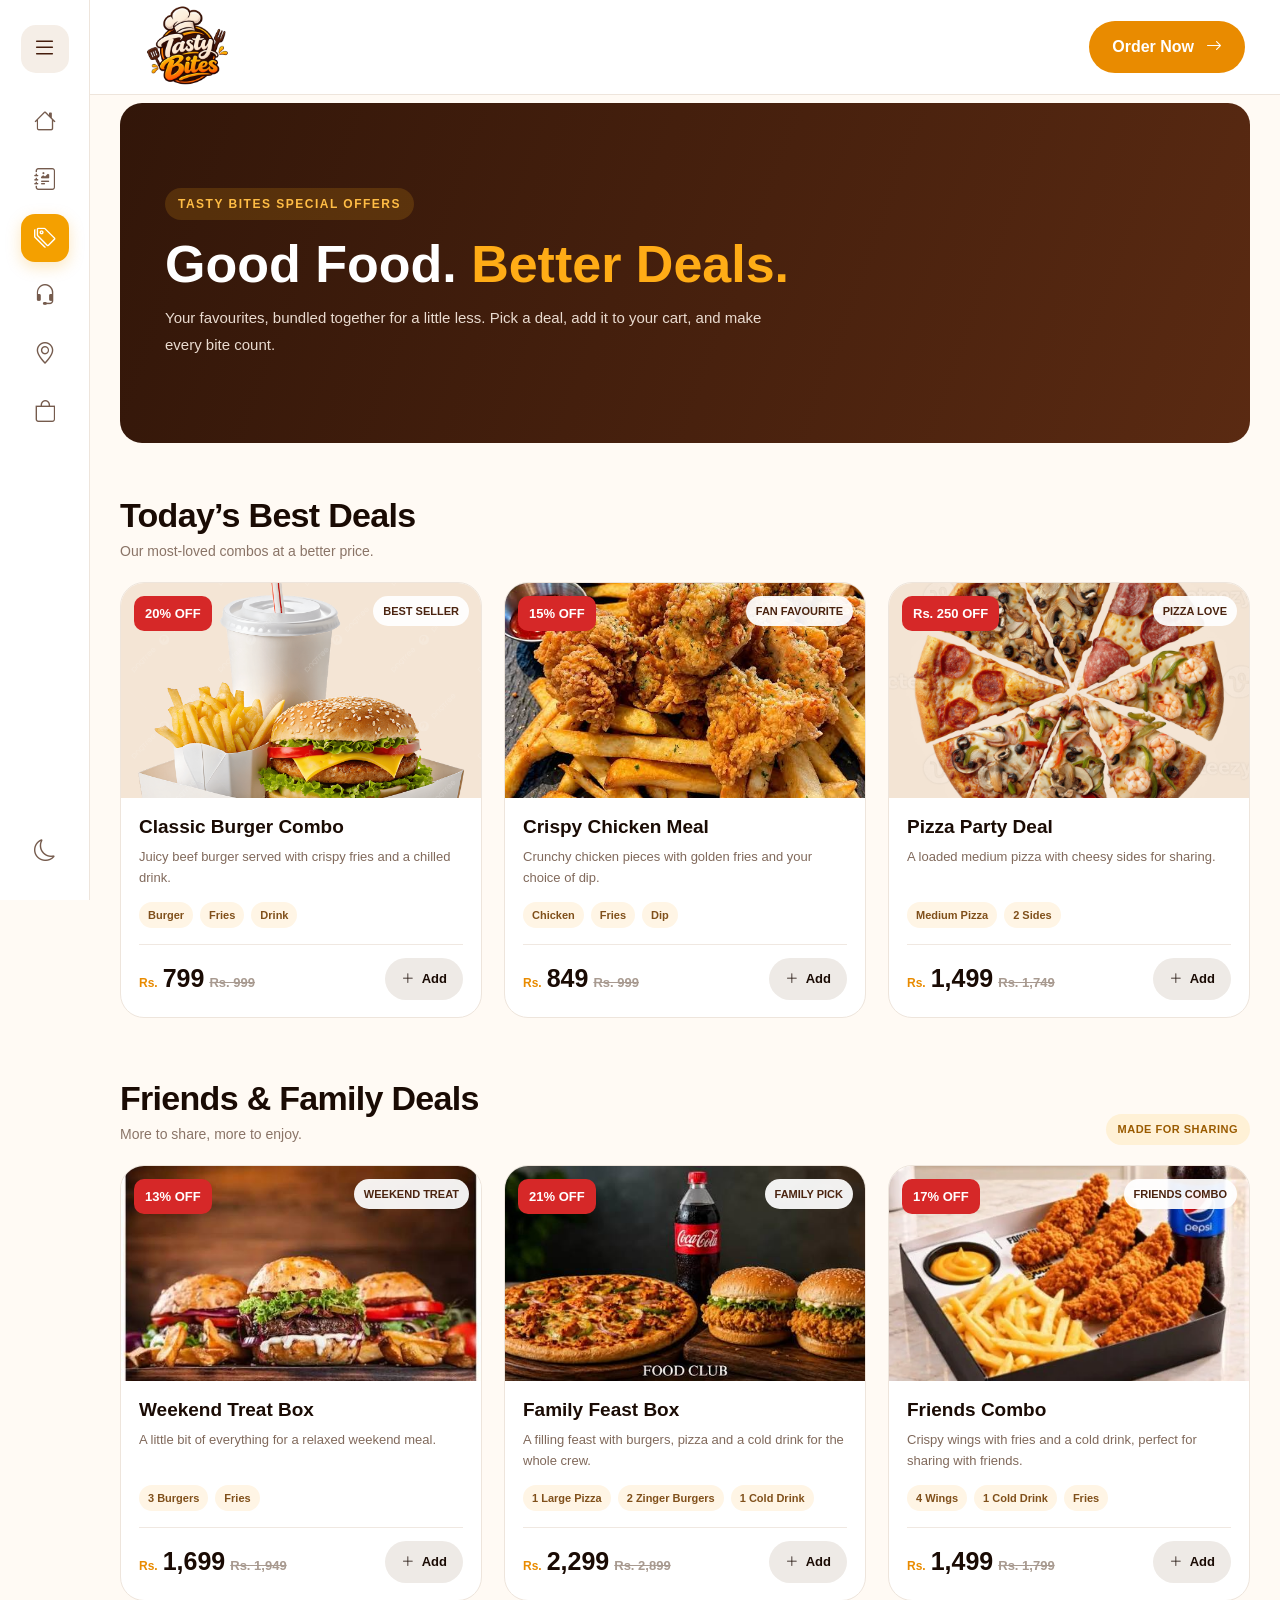
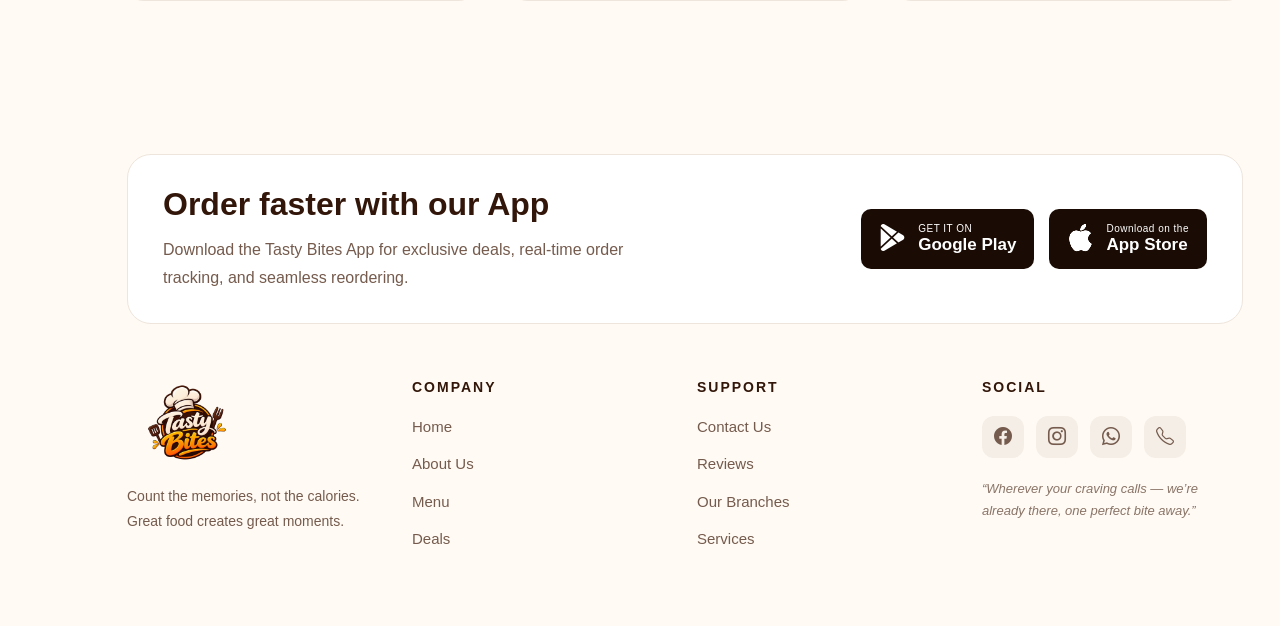
<file: deals.html>
<!DOCTYPE html>
<html lang="en">
<head>
    <meta charset="UTF-8">
    <meta name="viewport" content="width=device-width, initial-scale=1.0">
    <title>Special Deals | Tasty Bites</title>
    <meta name="description" content="Save on burger combos, pizza deals and family feast boxes. Add a Tasty Bites deal to your cart and enjoy your favourites for less.">
    <meta name="robots" content="index, follow">
    <meta name="theme-color" content="#e98b00">
    <meta property="og:type" content="website">
    <meta property="og:site_name" content="Tasty Bites">
    <meta property="og:title" content="Special Deals | Tasty Bites">
    <meta property="og:description" content="Save on burger combos, pizza deals and family feast boxes. Add a Tasty Bites deal to your cart and enjoy your favourites for less.">

    <link href="https://cdn.jsdelivr.net/npm/bootstrap@5.3.3/dist/css/bootstrap.min.css" rel="stylesheet">
    <link rel="stylesheet" href="https://cdn.jsdelivr.net/npm/bootstrap-icons@1.11.3/font/bootstrap-icons.min.css">
    <script>
        try { if (localStorage.getItem("theme") === "dark") document.documentElement.classList.add("dark"); } catch (e) {}
    </script>
    <link rel="stylesheet" href="assets/CSS/style.css">
</head>
<body>

    <a class="skip-link" href="#main">Skip to main content</a>

    <nav class="sidebar" id="sidebar" aria-label="Quick links">
        <button type="button" class="menu-btn" id="menuBtn" aria-label="Open menu" aria-controls="drawer" aria-expanded="false">
            <i class="bi bi-list" aria-hidden="true"></i>
        </button>

        <ul class="side-links">
            <li><a href="index.html" title="Home"><i class="bi bi-house" aria-hidden="true"></i><span class="label">Home</span></a></li>
            <li><a href="menu.html" title="Menu"><i class="bi bi-journal-richtext" aria-hidden="true"></i><span class="label">Menu</span></a></li>
            <li><a href="deals.html" class="active" aria-current="page" title="Deals"><i class="bi bi-tags" aria-hidden="true"></i><span class="label">Deals</span></a></li>
            <li><a href="services.html" title="Services"><i class="bi bi-headset" aria-hidden="true"></i><span class="label">Services</span></a></li>
            <li><a href="branches.html" title="Location"><i class="bi bi-geo-alt" aria-hidden="true"></i><span class="label">Location</span></a></li>
            <li><a href="cart.html" data-cart-link aria-label="Cart" title="Cart"><i class="bi bi-bag" aria-hidden="true"></i><span class="label">Cart</span></a></li>
        </ul>

        <div class="sidebar-bottom">
            <button type="button" class="theme-btn" id="themeToggle" title="Switch to dark mode" aria-label="Switch to dark mode">
                <i class="bi bi-moon" aria-hidden="true"></i><span class="label">Dark Mode</span>
            </button>
        </div>
    </nav>

    <div class="drawer-backdrop" id="drawerBackdrop"></div>

    <div class="drawer" id="drawer" role="dialog" aria-modal="true" aria-label="Site menu" aria-hidden="true" inert>
        <div class="drawer-head">
            <div class="drawer-user">
                <span class="drawer-avatar"><i class="bi bi-person-circle" aria-hidden="true"></i></span>
                <span>
                    <strong>Tasty Bites</strong>
                    <small>WELCOME</small>
                </span>
            </div>
            <button type="button" class="drawer-close" id="drawerClose" aria-label="Close menu">
                <i class="bi bi-x-lg" aria-hidden="true"></i>
            </button>
        </div>

        <nav class="drawer-links" aria-label="Main menu">
            <a href="index.html"><i class="bi bi-house" aria-hidden="true"></i><span>Home</span><i class="bi bi-chevron-right" aria-hidden="true"></i></a>
            <a href="menu.html"><i class="bi bi-journal-richtext" aria-hidden="true"></i><span>Menu</span><i class="bi bi-chevron-right" aria-hidden="true"></i></a>
            <a href="deals.html" class="active" aria-current="page"><i class="bi bi-tags" aria-hidden="true"></i><span>Special Deals</span><i class="bi bi-chevron-right" aria-hidden="true"></i></a>
            <a href="services.html"><i class="bi bi-headset" aria-hidden="true"></i><span>Services</span><i class="bi bi-chevron-right" aria-hidden="true"></i></a>
            <a href="about.html"><i class="bi bi-info-circle" aria-hidden="true"></i><span>About Us</span><i class="bi bi-chevron-right" aria-hidden="true"></i></a>
            <a href="branches.html"><i class="bi bi-geo-alt" aria-hidden="true"></i><span>Our Branches</span><i class="bi bi-chevron-right" aria-hidden="true"></i></a>
            <a href="reviews.html"><i class="bi bi-star" aria-hidden="true"></i><span>Reviews</span><i class="bi bi-chevron-right" aria-hidden="true"></i></a>
            <a href="contact.html"><i class="bi bi-telephone" aria-hidden="true"></i><span>Contact Us</span><i class="bi bi-chevron-right" aria-hidden="true"></i></a>
            <a href="cart.html"><i class="bi bi-bag" aria-hidden="true"></i><span>Cart</span><i class="bi bi-chevron-right" aria-hidden="true"></i></a>
        </nav>

        <div class="drawer-bottom">
            <button type="button" class="drawer-theme" id="drawerTheme" role="switch" aria-checked="false">
                <i class="bi bi-moon-stars" aria-hidden="true"></i>
                <span><strong>Dark Mode</strong><small id="drawerThemeText">DISABLED</small></span>
                <span class="switch" aria-hidden="true"></span>
            </button>
        </div>
    </div>

    <div class="main-content">

        <header class="topbar">
            <button type="button" class="mobile-menu" id="mobileMenu" aria-label="Open menu" aria-controls="drawer" aria-expanded="false">
                <i class="bi bi-list" aria-hidden="true"></i>
            </button>

            <a href="index.html" class="logo" aria-label="Tasty Bites home">
                <img src="assets/images/tasty%20bites.png" alt="Tasty Bites logo" width="125" height="85">
            </a>

            <div class="topbar-right">
                <a href="menu.html" class="header-order">Order Now <i class="bi bi-arrow-right" aria-hidden="true"></i></a>
                <a href="cart.html" class="topbar-cart" data-cart-link aria-label="Cart"><i class="bi bi-bag" aria-hidden="true"></i></a>
            </div>
        </header>

        <main id="main">
            <section class="page-hero">
                <div class="page-hero-content">
                    <span class="page-hero-kicker">Tasty Bites Special Offers</span>
                    <h1>Good Food. <span>Better Deals.</span></h1>
                    <p>Your favourites, bundled together for a little less. Pick a deal, add it to your cart, and make every bite count.</p>
                </div>
            </section>

            <div id="dealsPage">
                <div class="deals-wrap">

                    <section class="deals-section" aria-labelledby="todayDeals">
                        <div class="deals-heading">
                            <div>
                                <h2 id="todayDeals">Today&rsquo;s Best Deals</h2>
                                <p>Our most-loved combos at a better price.</p>
                            </div>
                        </div>
                        <div class="deals-grid">
                        <article class="deal-card">
                            <div class="deal-photo">
                                <img src="assets/images/classic%20burger%20deal.png" alt="Classic burger combo with fries and a drink" width="600" height="430" loading="lazy" decoding="async">
                                <span class="deal-discount">20% OFF</span><span class="deal-tag">BEST SELLER</span>
                            </div>
                            <div class="deal-info">
                                <h3 class="food-name">Classic Burger Combo</h3>
                                <p>Juicy beef burger served with crispy fries and a chilled drink.</p>
                                <div class="deal-includes"><span>Burger</span><span>Fries</span><span>Drink</span></div>
                                <div class="food-bottom">
                                    <div class="food-price"><span class="rs">Rs.</span><strong>799</strong><del>Rs. 999</del></div>
                                    <button class="add-btn" type="button" aria-label="Add Classic Burger Combo to cart"><i class="bi bi-plus-lg" aria-hidden="true"></i> Add</button>
                                </div>
                            </div>
                        </article>
                        <article class="deal-card">
                            <div class="deal-photo">
                                <img src="assets/images/crispy%20chiken%20meal%20with%20fries.jpg" alt="Crispy chicken meal with fries and dip" width="600" height="430" loading="lazy" decoding="async">
                                <span class="deal-discount">15% OFF</span><span class="deal-tag">FAN FAVOURITE</span>
                            </div>
                            <div class="deal-info">
                                <h3 class="food-name">Crispy Chicken Meal</h3>
                                <p>Crunchy chicken pieces with golden fries and your choice of dip.</p>
                                <div class="deal-includes"><span>Chicken</span><span>Fries</span><span>Dip</span></div>
                                <div class="food-bottom">
                                    <div class="food-price"><span class="rs">Rs.</span><strong>849</strong><del>Rs. 999</del></div>
                                    <button class="add-btn" type="button" aria-label="Add Crispy Chicken Meal to cart"><i class="bi bi-plus-lg" aria-hidden="true"></i> Add</button>
                                </div>
                            </div>
                        </article>
                        <article class="deal-card">
                            <div class="deal-photo">
                                <img src="assets/images/mix%20pizza%20deal.webp" alt="Loaded medium pizza with cheesy sides" width="600" height="430" loading="lazy" decoding="async">
                                <span class="deal-discount">Rs. 250 OFF</span><span class="deal-tag">PIZZA LOVE</span>
                            </div>
                            <div class="deal-info">
                                <h3 class="food-name">Pizza Party Deal</h3>
                                <p>A loaded medium pizza with cheesy sides for sharing.</p>
                                <div class="deal-includes"><span>Medium Pizza</span><span>2 Sides</span></div>
                                <div class="food-bottom">
                                    <div class="food-price"><span class="rs">Rs.</span><strong>1,499</strong><del>Rs. 1,749</del></div>
                                    <button class="add-btn" type="button" aria-label="Add Pizza Party Deal to cart"><i class="bi bi-plus-lg" aria-hidden="true"></i> Add</button>
                                </div>
                            </div>
                        </article>
                        </div>
                    </section>

                    <section class="deals-section" aria-labelledby="shareDeals">
                        <div class="deals-heading">
                            <div>
                                <h2 id="shareDeals">Friends &amp; Family Deals</h2>
                                <p>More to share, more to enjoy.</p>
                            </div>
                            <span class="deal-label">MADE FOR SHARING</span>
                        </div>
                        <div class="deals-grid">
                        <article class="deal-card">
                            <div class="deal-photo">
                                <img src="assets/images/friend%20deal%201.jpg" alt="Burgers and fries in a weekend treat box" width="600" height="430" loading="lazy" decoding="async">
                                <span class="deal-discount">13% OFF</span><span class="deal-tag">WEEKEND TREAT</span>
                            </div>
                            <div class="deal-info">
                                <h3 class="food-name">Weekend Treat Box</h3>
                                <p>A little bit of everything for a relaxed weekend meal.</p>
                                <div class="deal-includes"><span>3 Burgers</span><span>Fries</span></div>
                                <div class="food-bottom">
                                    <div class="food-price"><span class="rs">Rs.</span><strong>1,699</strong><del>Rs. 1,949</del></div>
                                    <button class="add-btn" type="button" aria-label="Add Weekend Treat Box to cart"><i class="bi bi-plus-lg" aria-hidden="true"></i> Add</button>
                                </div>
                            </div>
                        </article>
                        <article class="deal-card">
                            <div class="deal-photo">
                                <img src="assets/images/friend%20deal%202.jpg" alt="Family feast box with pizza, burgers and a cold drink" width="600" height="430" loading="lazy" decoding="async">
                                <span class="deal-discount">21% OFF</span><span class="deal-tag">FAMILY PICK</span>
                            </div>
                            <div class="deal-info">
                                <h3 class="food-name">Family Feast Box</h3>
                                <p>A filling feast with burgers, pizza and a cold drink for the whole crew.</p>
                                <div class="deal-includes"><span>1 Large Pizza</span><span>2 Zinger Burgers</span><span>1 Cold Drink</span></div>
                                <div class="food-bottom">
                                    <div class="food-price"><span class="rs">Rs.</span><strong>2,299</strong><del>Rs. 2,899</del></div>
                                    <button class="add-btn" type="button" aria-label="Add Family Feast Box to cart"><i class="bi bi-plus-lg" aria-hidden="true"></i> Add</button>
                                </div>
                            </div>
                        </article>
                        <article class="deal-card">
                            <div class="deal-photo">
                                <img src="assets/images/friend%20deal%203.webp" alt="Crispy wings with fries and a cold drink" width="600" height="430" loading="lazy" decoding="async">
                                <span class="deal-discount">17% OFF</span><span class="deal-tag">FRIENDS COMBO</span>
                            </div>
                            <div class="deal-info">
                                <h3 class="food-name">Friends Combo</h3>
                                <p>Crispy wings with fries and a cold drink, perfect for sharing with friends.</p>
                                <div class="deal-includes"><span>4 Wings</span><span>1 Cold Drink</span><span>Fries</span></div>
                                <div class="food-bottom">
                                    <div class="food-price"><span class="rs">Rs.</span><strong>1,499</strong><del>Rs. 1,799</del></div>
                                    <button class="add-btn" type="button" aria-label="Add Friends Combo to cart"><i class="bi bi-plus-lg" aria-hidden="true"></i> Add</button>
                                </div>
                            </div>
                        </article>
                        </div>
                    </section>

                </div>
            </div>
        </main>

    <footer class="footer">
        <div class="container">

            <div class="app-card">
                <div class="app-text">
                    <h3>Order faster with our App</h3>
                    <p>Download the Tasty Bites App for exclusive deals, real-time order tracking, and seamless reordering.</p>
                </div>
                <div class="app-buttons">

                    <a class="store-btn" href="https://play.google.com/store" target="_blank" rel="noopener">
                        <i class="bi bi-google-play" aria-hidden="true"></i>
                        <span><small>GET IT ON</small>Google Play</span>
                    </a>
                    <a class="store-btn" href="https://www.apple.com/app-store/" target="_blank" rel="noopener">
                        <i class="bi bi-apple" aria-hidden="true"></i>
                        <span><small>Download on the</small>App Store</span>
                    </a>
                </div>
            </div>

            <div class="row footer-main">
                <div class="col-12 col-md-6 col-lg-3 footer-brand">
                    <a href="index.html" aria-label="Tasty Bites home"><img src="assets/images/tasty%20bites.png" alt="Tasty Bites logo" width="120" height="90" loading="lazy"></a>
                    <p>Count the memories, not the calories. Great food creates great moments.</p>
                </div>

                <nav class="col-6 col-md-6 col-lg-3 footer-links" aria-label="Company">
                    <h4>Company</h4>
                    <a href="index.html">Home</a>
                    <a href="about.html">About Us</a>
                    <a href="menu.html">Menu</a>
                    <a href="deals.html">Deals</a>
                </nav>

                <nav class="col-6 col-md-6 col-lg-3 footer-links" aria-label="Support">
                    <h4>Support</h4>
                    <a href="contact.html">Contact Us</a>
                    <a href="reviews.html">Reviews</a>
                    <a href="branches.html">Our Branches</a>
                    <a href="services.html">Services</a>
                </nav>

                <div class="col-12 col-md-6 col-lg-3 footer-links">
                    <h4>Social</h4>

                    <div class="social-links">
                        <a href="https://www.facebook.com/" target="_blank" rel="noopener" aria-label="Tasty Bites on Facebook"><i class="bi bi-facebook" aria-hidden="true"></i></a>
                        <a href="https://www.instagram.com/" target="_blank" rel="noopener" aria-label="Tasty Bites on Instagram"><i class="bi bi-instagram" aria-hidden="true"></i></a>
                        <a href="https://wa.me/" target="_blank" rel="noopener" aria-label="Chat with Tasty Bites on WhatsApp"><i class="bi bi-whatsapp" aria-hidden="true"></i></a>
                        <a href="contact.html" aria-label="Contact Tasty Bites"><i class="bi bi-telephone" aria-hidden="true"></i></a>
                    </div>
                    <p class="footer-quote">&ldquo;Wherever your craving calls &mdash; we&rsquo;re already there, one perfect bite away.&rdquo;</p>
                </div>
            </div>

        </div>
    </footer>

    </div>

    <div class="toast-msg" id="toast" role="status" aria-live="polite"></div>

    <script src="assets/Javascript/script.js" defer></script>
</body>
</html>
</file>
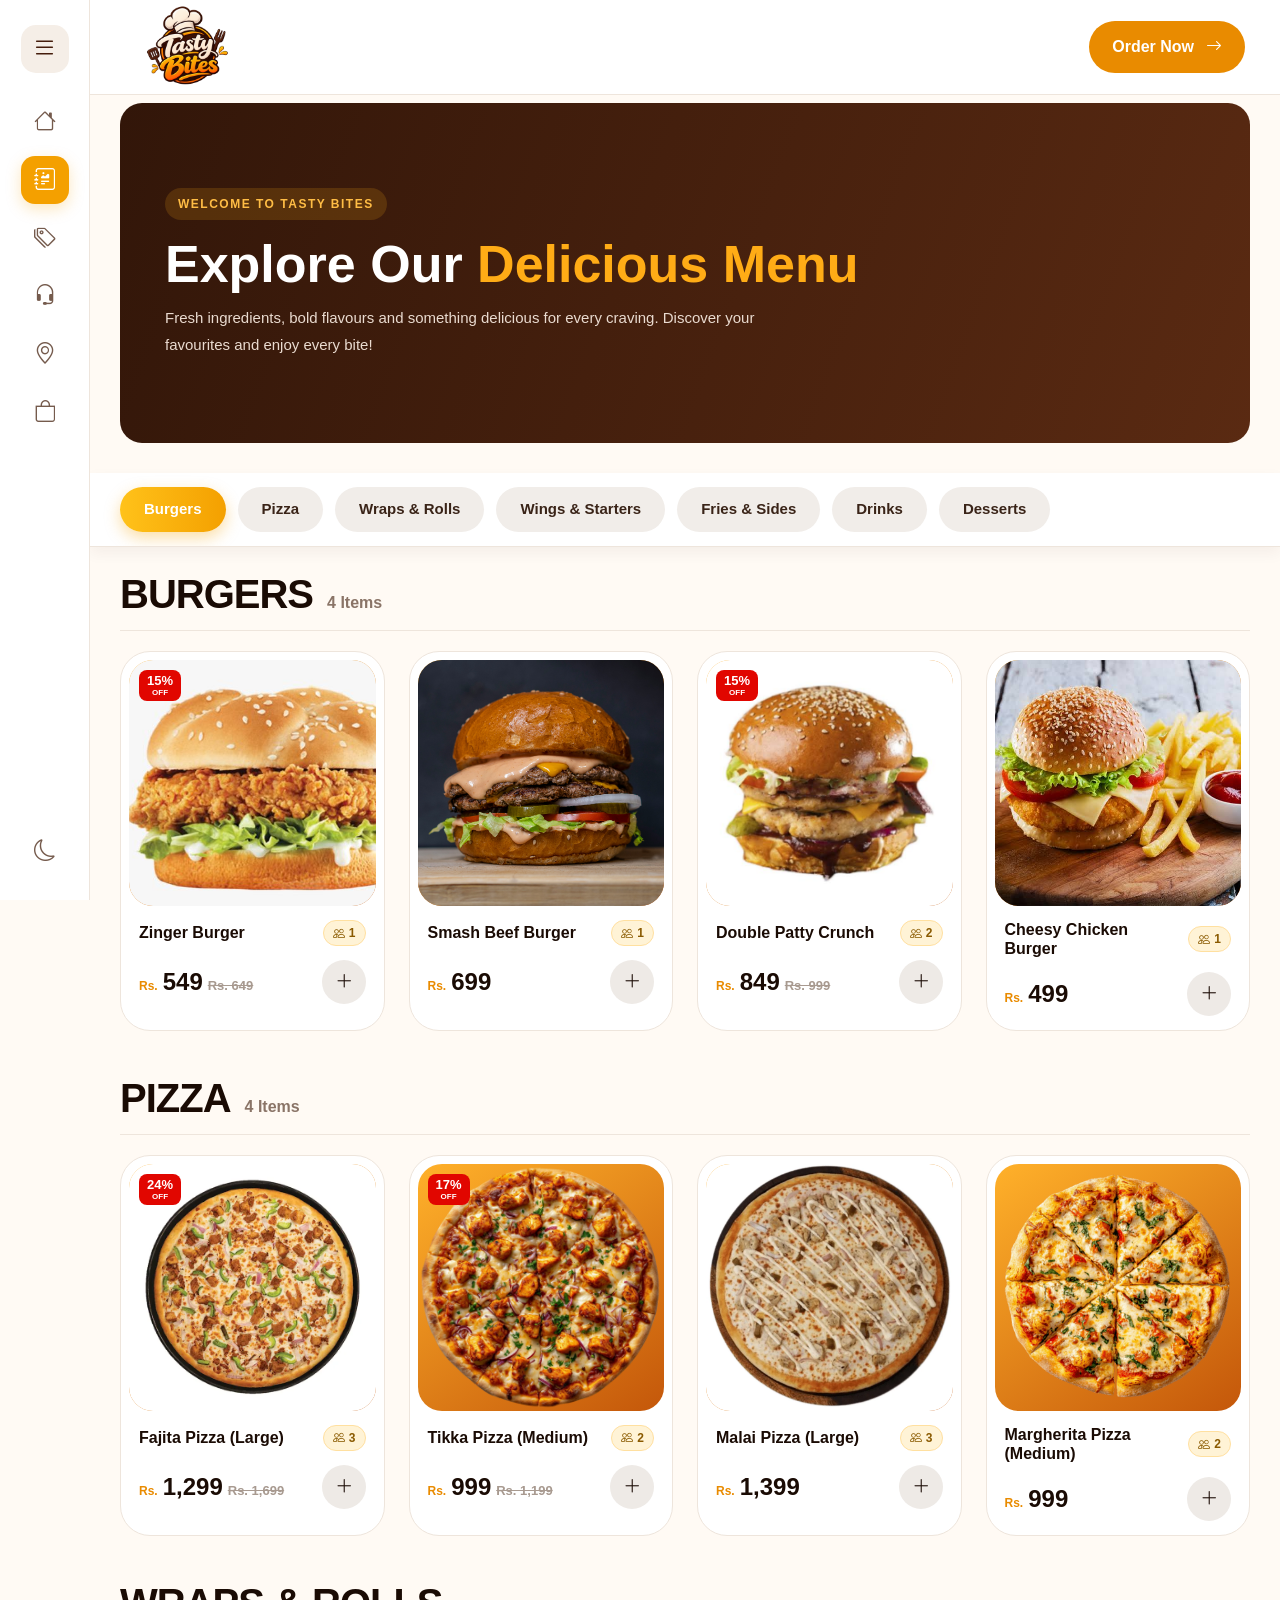
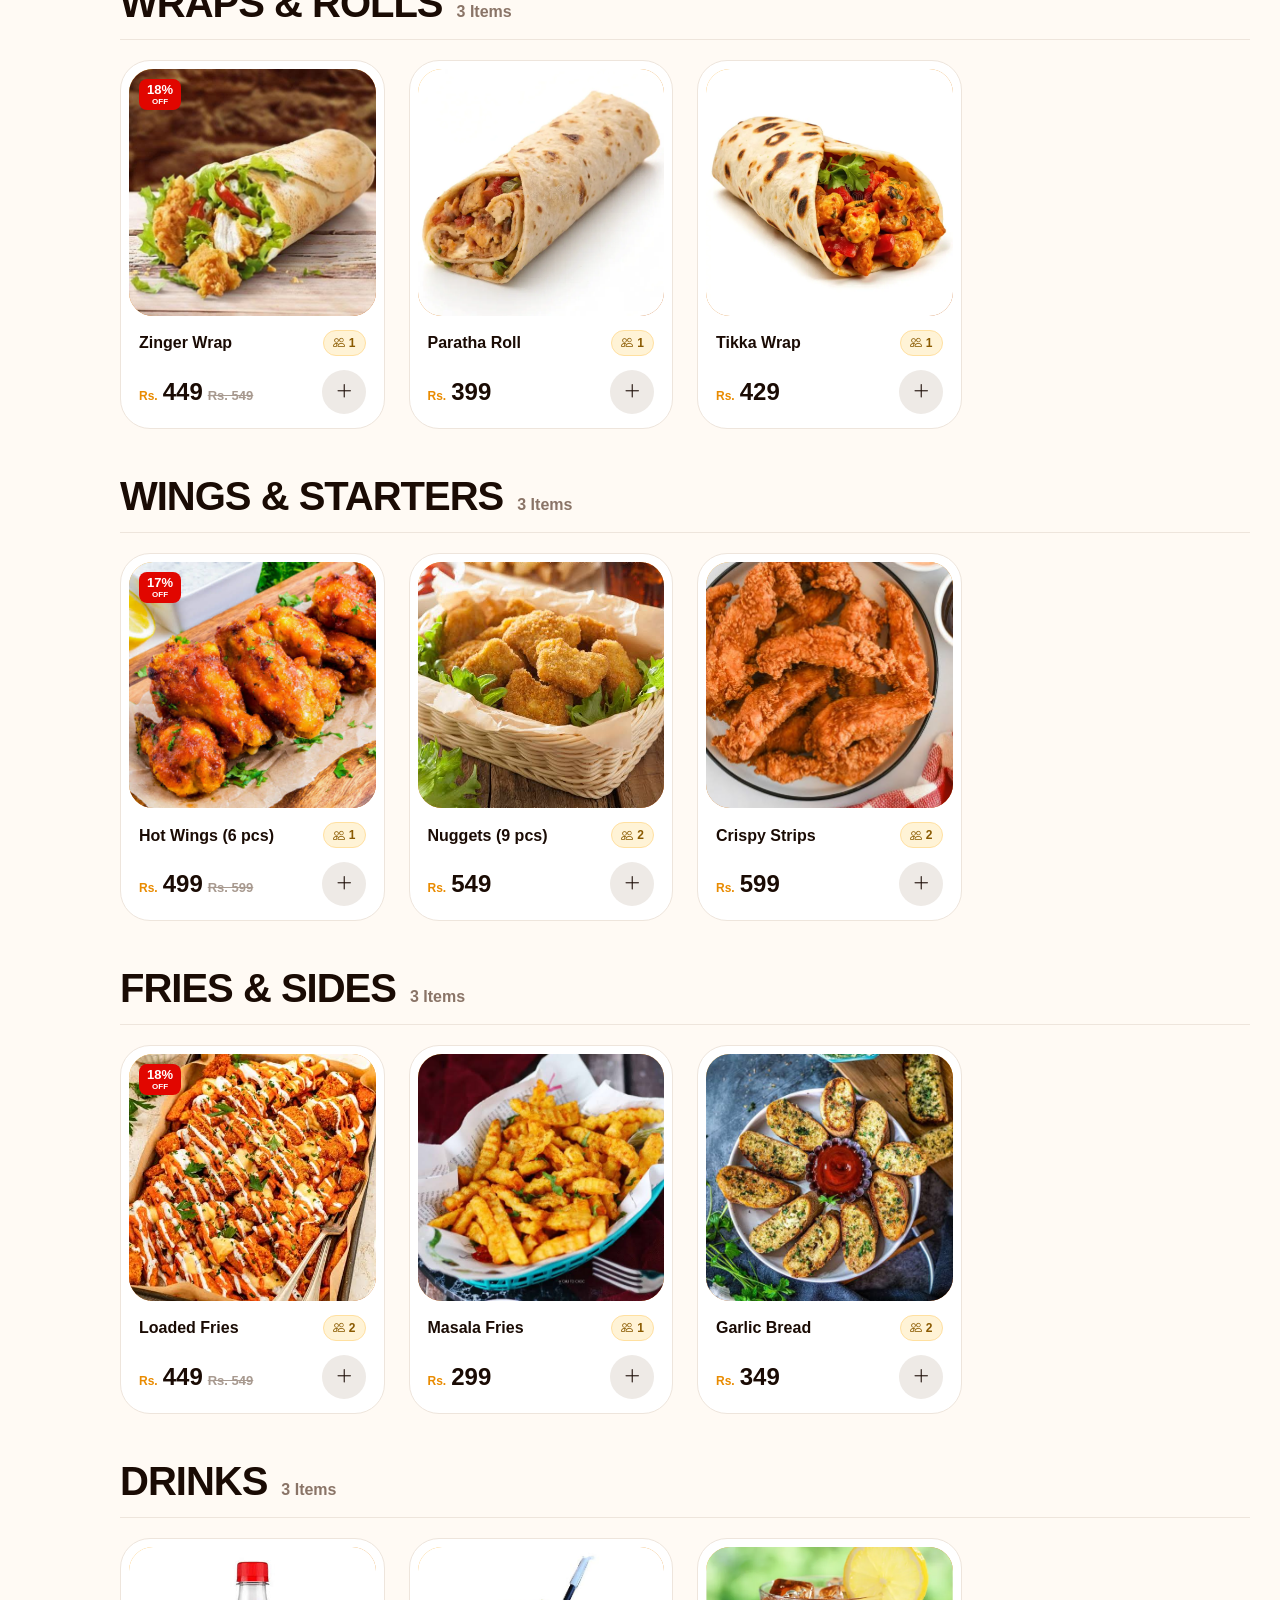
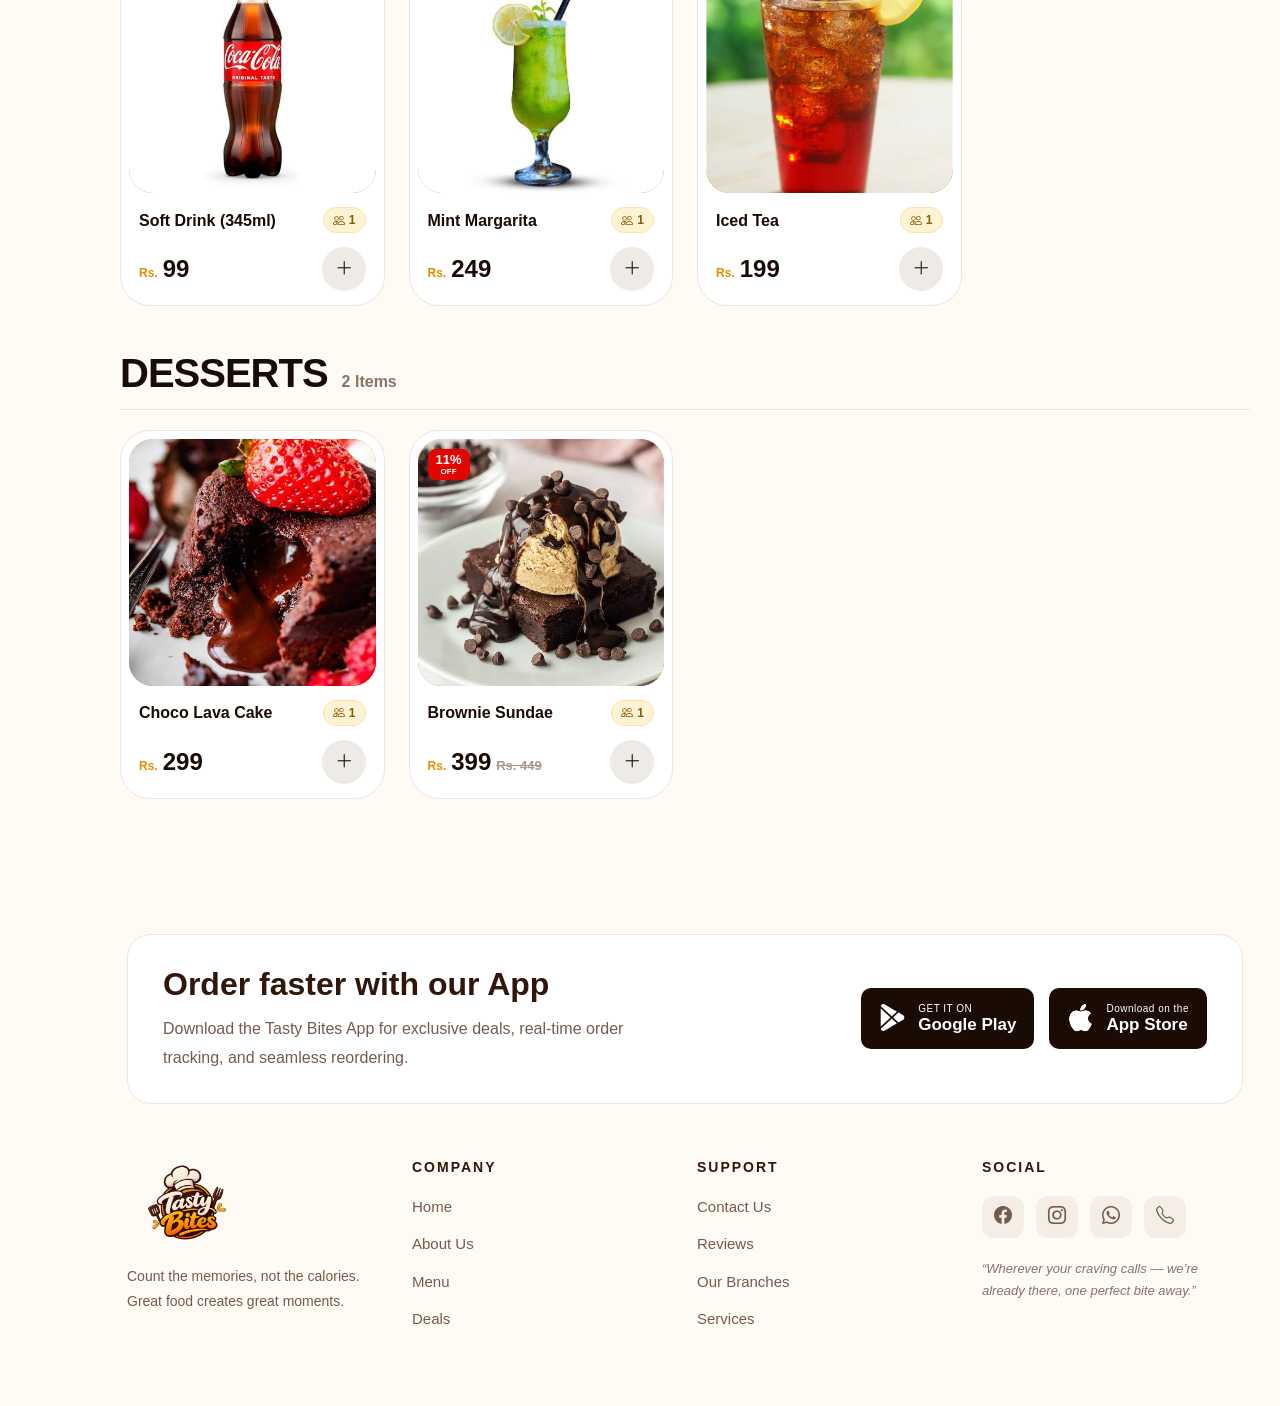
<file: menu.html>
<!DOCTYPE html>
<html lang="en">
<head>
    <meta charset="UTF-8">
    <meta name="viewport" content="width=device-width, initial-scale=1.0">
    <title>Menu | Tasty Bites</title>
    <meta name="description" content="Browse the Tasty Bites menu: burgers, pizza, wraps, wings, fries, drinks and desserts. Add your favourites to the cart and order online.">
    <meta name="robots" content="index, follow">
    <meta name="theme-color" content="#e98b00">
    <meta property="og:type" content="website">
    <meta property="og:site_name" content="Tasty Bites">
    <meta property="og:title" content="Menu | Tasty Bites">
    <meta property="og:description" content="Browse the Tasty Bites menu: burgers, pizza, wraps, wings, fries, drinks and desserts. Add your favourites to the cart and order online.">

    <link href="https://cdn.jsdelivr.net/npm/bootstrap@5.3.3/dist/css/bootstrap.min.css" rel="stylesheet">
    <link rel="stylesheet" href="https://cdn.jsdelivr.net/npm/bootstrap-icons@1.11.3/font/bootstrap-icons.min.css">
    <script>
        try { if (localStorage.getItem("theme") === "dark") document.documentElement.classList.add("dark"); } catch (e) {}
    </script>
    <link rel="stylesheet" href="assets/CSS/style.css">
</head>
<body>

    <a class="skip-link" href="#main">Skip to main content</a>

    <nav class="sidebar" id="sidebar" aria-label="Quick links">
        <button type="button" class="menu-btn" id="menuBtn" aria-label="Open menu" aria-controls="drawer" aria-expanded="false">
            <i class="bi bi-list" aria-hidden="true"></i>
        </button>

        <ul class="side-links">
            <li><a href="index.html" title="Home"><i class="bi bi-house" aria-hidden="true"></i><span class="label">Home</span></a></li>
            <li><a href="menu.html" class="active" aria-current="page" title="Menu"><i class="bi bi-journal-richtext" aria-hidden="true"></i><span class="label">Menu</span></a></li>
            <li><a href="deals.html" title="Deals"><i class="bi bi-tags" aria-hidden="true"></i><span class="label">Deals</span></a></li>
            <li><a href="services.html" title="Services"><i class="bi bi-headset" aria-hidden="true"></i><span class="label">Services</span></a></li>
            <li><a href="branches.html" title="Location"><i class="bi bi-geo-alt" aria-hidden="true"></i><span class="label">Location</span></a></li>
            <li><a href="cart.html" data-cart-link aria-label="Cart" title="Cart"><i class="bi bi-bag" aria-hidden="true"></i><span class="label">Cart</span></a></li>
        </ul>

        <div class="sidebar-bottom">
            <button type="button" class="theme-btn" id="themeToggle" title="Switch to dark mode" aria-label="Switch to dark mode">
                <i class="bi bi-moon" aria-hidden="true"></i><span class="label">Dark Mode</span>
            </button>
        </div>
    </nav>

    <div class="drawer-backdrop" id="drawerBackdrop"></div>

    <div class="drawer" id="drawer" role="dialog" aria-modal="true" aria-label="Site menu" aria-hidden="true" inert>
        <div class="drawer-head">
            <div class="drawer-user">
                <span class="drawer-avatar"><i class="bi bi-person-circle" aria-hidden="true"></i></span>
                <span>
                    <strong>Tasty Bites</strong>
                    <small>WELCOME</small>
                </span>
            </div>
            <button type="button" class="drawer-close" id="drawerClose" aria-label="Close menu">
                <i class="bi bi-x-lg" aria-hidden="true"></i>
            </button>
        </div>

        <nav class="drawer-links" aria-label="Main menu">
            <a href="index.html"><i class="bi bi-house" aria-hidden="true"></i><span>Home</span><i class="bi bi-chevron-right" aria-hidden="true"></i></a>
            <a href="menu.html" class="active" aria-current="page"><i class="bi bi-journal-richtext" aria-hidden="true"></i><span>Menu</span><i class="bi bi-chevron-right" aria-hidden="true"></i></a>
            <a href="deals.html"><i class="bi bi-tags" aria-hidden="true"></i><span>Special Deals</span><i class="bi bi-chevron-right" aria-hidden="true"></i></a>
            <a href="services.html"><i class="bi bi-headset" aria-hidden="true"></i><span>Services</span><i class="bi bi-chevron-right" aria-hidden="true"></i></a>
            <a href="about.html"><i class="bi bi-info-circle" aria-hidden="true"></i><span>About Us</span><i class="bi bi-chevron-right" aria-hidden="true"></i></a>
            <a href="branches.html"><i class="bi bi-geo-alt" aria-hidden="true"></i><span>Our Branches</span><i class="bi bi-chevron-right" aria-hidden="true"></i></a>
            <a href="reviews.html"><i class="bi bi-star" aria-hidden="true"></i><span>Reviews</span><i class="bi bi-chevron-right" aria-hidden="true"></i></a>
            <a href="contact.html"><i class="bi bi-telephone" aria-hidden="true"></i><span>Contact Us</span><i class="bi bi-chevron-right" aria-hidden="true"></i></a>
            <a href="cart.html"><i class="bi bi-bag" aria-hidden="true"></i><span>Cart</span><i class="bi bi-chevron-right" aria-hidden="true"></i></a>
        </nav>

        <div class="drawer-bottom">
            <button type="button" class="drawer-theme" id="drawerTheme" role="switch" aria-checked="false">
                <i class="bi bi-moon-stars" aria-hidden="true"></i>
                <span><strong>Dark Mode</strong><small id="drawerThemeText">DISABLED</small></span>
                <span class="switch" aria-hidden="true"></span>
            </button>
        </div>
    </div>

    <div class="main-content">

        <header class="topbar">
            <button type="button" class="mobile-menu" id="mobileMenu" aria-label="Open menu" aria-controls="drawer" aria-expanded="false">
                <i class="bi bi-list" aria-hidden="true"></i>
            </button>

            <a href="index.html" class="logo" aria-label="Tasty Bites home">
                <img src="assets/images/tasty%20bites.png" alt="Tasty Bites logo" width="125" height="85">
            </a>

            <div class="topbar-right">
                <a href="menu.html" class="header-order">Order Now <i class="bi bi-arrow-right" aria-hidden="true"></i></a>
                <a href="cart.html" class="topbar-cart" data-cart-link aria-label="Cart"><i class="bi bi-bag" aria-hidden="true"></i></a>
            </div>
        </header>

        <main id="main">
            <section class="page-hero">
                <div class="page-hero-content">
                    <span class="page-hero-kicker">Welcome to Tasty Bites</span>
                    <h1>Explore Our <span>Delicious Menu</span></h1>
                    <p>Fresh ingredients, bold flavours and something delicious for every craving. Discover your favourites and enjoy every bite!</p>
                </div>
            </section>

            <nav class="menu-tabs" aria-label="Menu categories">
                <div class="menu-tabs-inner" id="menuTabsInner">
                    <a href="#burgers" class="menu-tab active" data-target="burgers">Burgers</a>
                    <a href="#pizza" class="menu-tab" data-target="pizza">Pizza</a>
                    <a href="#wraps" class="menu-tab" data-target="wraps">Wraps &amp; Rolls</a>
                    <a href="#wings" class="menu-tab" data-target="wings">Wings &amp; Starters</a>
                    <a href="#fries" class="menu-tab" data-target="fries">Fries &amp; Sides</a>
                    <a href="#drinks" class="menu-tab" data-target="drinks">Drinks</a>
                    <a href="#desserts" class="menu-tab" data-target="desserts">Desserts</a>
                </div>
            </nav>

            <div class="menu-wrap">

                <section class="menu-section" id="burgers" aria-labelledby="burgers-title">
                    <div class="menu-section-head">
                        <h2 id="burgers-title">Burgers</h2>
                        <span class="count">4 Items</span>
                    </div>
                    <div class="food-grid">
                    <article class="food-card">
                        <div class="food-img">
                            <span class="food-emoji" aria-hidden="true">🍔</span>
                            <img src="assets/images/zinger%20burger.jpg" alt="Zinger Burger" width="400" height="400" loading="eager" decoding="async" onerror="this.remove()">
                        <span class="food-off">15%<small>OFF</small></span>
                        </div>
                        <div class="food-info">
                            <div class="food-top">
                                <h3 class="food-name">Zinger Burger</h3>
                                <span class="food-serves" title="Serves 1"><i class="bi bi-people" aria-hidden="true"></i> <span class="visually-hidden-text">Serves </span>1</span>
                            </div>
                            <div class="food-bottom">
                                <div class="food-price">
                                    <span class="rs">Rs.</span><strong>549</strong><del>Rs. 649</del>
                                </div>
                                <button type="button" class="add-btn" aria-label="Add Zinger Burger to cart"><i class="bi bi-plus-lg" aria-hidden="true"></i></button>
                            </div>
                        </div>
                    </article>

                    <article class="food-card">
                        <div class="food-img">
                            <span class="food-emoji" aria-hidden="true">🍔</span>
                            <img src="assets/images/smash%20beef%20burger.jpg" alt="Smash Beef Burger" width="400" height="400" loading="eager" decoding="async" onerror="this.remove()">
                        </div>
                        <div class="food-info">
                            <div class="food-top">
                                <h3 class="food-name">Smash Beef Burger</h3>
                                <span class="food-serves" title="Serves 1"><i class="bi bi-people" aria-hidden="true"></i> <span class="visually-hidden-text">Serves </span>1</span>
                            </div>
                            <div class="food-bottom">
                                <div class="food-price">
                                    <span class="rs">Rs.</span><strong>699</strong>
                                </div>
                                <button type="button" class="add-btn" aria-label="Add Smash Beef Burger to cart"><i class="bi bi-plus-lg" aria-hidden="true"></i></button>
                            </div>
                        </div>
                    </article>

                    <article class="food-card">
                        <div class="food-img">
                            <span class="food-emoji" aria-hidden="true">🍔</span>
                            <img src="assets/images/double%20decker.jpg" alt="Double Patty Crunch" width="400" height="400" loading="eager" decoding="async" onerror="this.remove()">
                        <span class="food-off">15%<small>OFF</small></span>
                        </div>
                        <div class="food-info">
                            <div class="food-top">
                                <h3 class="food-name">Double Patty Crunch</h3>
                                <span class="food-serves" title="Serves 2"><i class="bi bi-people" aria-hidden="true"></i> <span class="visually-hidden-text">Serves </span>2</span>
                            </div>
                            <div class="food-bottom">
                                <div class="food-price">
                                    <span class="rs">Rs.</span><strong>849</strong><del>Rs. 999</del>
                                </div>
                                <button type="button" class="add-btn" aria-label="Add Double Patty Crunch to cart"><i class="bi bi-plus-lg" aria-hidden="true"></i></button>
                            </div>
                        </div>
                    </article>

                    <article class="food-card">
                        <div class="food-img">
                            <span class="food-emoji" aria-hidden="true">🍔</span>
                            <img src="assets/images/cheesy%20chicken%20burger.jpg" alt="Cheesy Chicken Burger" width="400" height="400" loading="eager" decoding="async" onerror="this.remove()">
                        </div>
                        <div class="food-info">
                            <div class="food-top">
                                <h3 class="food-name">Cheesy Chicken Burger</h3>
                                <span class="food-serves" title="Serves 1"><i class="bi bi-people" aria-hidden="true"></i> <span class="visually-hidden-text">Serves </span>1</span>
                            </div>
                            <div class="food-bottom">
                                <div class="food-price">
                                    <span class="rs">Rs.</span><strong>499</strong>
                                </div>
                                <button type="button" class="add-btn" aria-label="Add Cheesy Chicken Burger to cart"><i class="bi bi-plus-lg" aria-hidden="true"></i></button>
                            </div>
                        </div>
                    </article>
                    </div>
                </section>

                <section class="menu-section" id="pizza" aria-labelledby="pizza-title">
                    <div class="menu-section-head">
                        <h2 id="pizza-title">Pizza</h2>
                        <span class="count">4 Items</span>
                    </div>
                    <div class="food-grid">
                    <article class="food-card">
                        <div class="food-img">
                            <span class="food-emoji" aria-hidden="true">🍕</span>
                            <img src="assets/images/fajita%20pizza.webp" alt="Fajita Pizza (Large)" width="400" height="400" loading="lazy" decoding="async" onerror="this.remove()">
                        <span class="food-off">24%<small>OFF</small></span>
                        </div>
                        <div class="food-info">
                            <div class="food-top">
                                <h3 class="food-name">Fajita Pizza (Large)</h3>
                                <span class="food-serves" title="Serves 3"><i class="bi bi-people" aria-hidden="true"></i> <span class="visually-hidden-text">Serves </span>3</span>
                            </div>
                            <div class="food-bottom">
                                <div class="food-price">
                                    <span class="rs">Rs.</span><strong>1,299</strong><del>Rs. 1,699</del>
                                </div>
                                <button type="button" class="add-btn" aria-label="Add Fajita Pizza (Large) to cart"><i class="bi bi-plus-lg" aria-hidden="true"></i></button>
                            </div>
                        </div>
                    </article>

                    <article class="food-card">
                        <div class="food-img">
                            <span class="food-emoji" aria-hidden="true">🍕</span>
                            <img src="assets/images/tikka%20pizza.webp" alt="Tikka Pizza (Medium)" width="400" height="400" loading="lazy" decoding="async" onerror="this.remove()">
                        <span class="food-off">17%<small>OFF</small></span>
                        </div>
                        <div class="food-info">
                            <div class="food-top">
                                <h3 class="food-name">Tikka Pizza (Medium)</h3>
                                <span class="food-serves" title="Serves 2"><i class="bi bi-people" aria-hidden="true"></i> <span class="visually-hidden-text">Serves </span>2</span>
                            </div>
                            <div class="food-bottom">
                                <div class="food-price">
                                    <span class="rs">Rs.</span><strong>999</strong><del>Rs. 1,199</del>
                                </div>
                                <button type="button" class="add-btn" aria-label="Add Tikka Pizza (Medium) to cart"><i class="bi bi-plus-lg" aria-hidden="true"></i></button>
                            </div>
                        </div>
                    </article>

                    <article class="food-card">
                        <div class="food-img">
                            <span class="food-emoji" aria-hidden="true">🍕</span>
                            <img src="assets/images/malai%20pizza.webp" alt="Malai Pizza (Large)" width="400" height="400" loading="lazy" decoding="async" onerror="this.remove()">
                        </div>
                        <div class="food-info">
                            <div class="food-top">
                                <h3 class="food-name">Malai Pizza (Large)</h3>
                                <span class="food-serves" title="Serves 3"><i class="bi bi-people" aria-hidden="true"></i> <span class="visually-hidden-text">Serves </span>3</span>
                            </div>
                            <div class="food-bottom">
                                <div class="food-price">
                                    <span class="rs">Rs.</span><strong>1,399</strong>
                                </div>
                                <button type="button" class="add-btn" aria-label="Add Malai Pizza (Large) to cart"><i class="bi bi-plus-lg" aria-hidden="true"></i></button>
                            </div>
                        </div>
                    </article>

                    <article class="food-card">
                        <div class="food-img">
                            <span class="food-emoji" aria-hidden="true">🍕</span>
                            <img src="assets/images/migritta%20pizza.png" alt="Margherita Pizza (Medium)" width="400" height="400" loading="lazy" decoding="async" onerror="this.remove()">
                        </div>
                        <div class="food-info">
                            <div class="food-top">
                                <h3 class="food-name">Margherita Pizza (Medium)</h3>
                                <span class="food-serves" title="Serves 2"><i class="bi bi-people" aria-hidden="true"></i> <span class="visually-hidden-text">Serves </span>2</span>
                            </div>
                            <div class="food-bottom">
                                <div class="food-price">
                                    <span class="rs">Rs.</span><strong>999</strong>
                                </div>
                                <button type="button" class="add-btn" aria-label="Add Margherita Pizza (Medium) to cart"><i class="bi bi-plus-lg" aria-hidden="true"></i></button>
                            </div>
                        </div>
                    </article>
                    </div>
                </section>

                <section class="menu-section" id="wraps" aria-labelledby="wraps-title">
                    <div class="menu-section-head">
                        <h2 id="wraps-title">Wraps &amp; Rolls</h2>
                        <span class="count">3 Items</span>
                    </div>
                    <div class="food-grid">
                    <article class="food-card">
                        <div class="food-img">
                            <span class="food-emoji" aria-hidden="true">🌯</span>
                            <img src="assets/images/zinger%20wrap.jpg" alt="Zinger Wrap" width="400" height="400" loading="lazy" decoding="async" onerror="this.remove()">
                        <span class="food-off">18%<small>OFF</small></span>
                        </div>
                        <div class="food-info">
                            <div class="food-top">
                                <h3 class="food-name">Zinger Wrap</h3>
                                <span class="food-serves" title="Serves 1"><i class="bi bi-people" aria-hidden="true"></i> <span class="visually-hidden-text">Serves </span>1</span>
                            </div>
                            <div class="food-bottom">
                                <div class="food-price">
                                    <span class="rs">Rs.</span><strong>449</strong><del>Rs. 549</del>
                                </div>
                                <button type="button" class="add-btn" aria-label="Add Zinger Wrap to cart"><i class="bi bi-plus-lg" aria-hidden="true"></i></button>
                            </div>
                        </div>
                    </article>

                    <article class="food-card">
                        <div class="food-img">
                            <span class="food-emoji" aria-hidden="true">🌯</span>
                            <img src="assets/images/paratha%20roll.webp" alt="Paratha Roll" width="400" height="400" loading="lazy" decoding="async" onerror="this.remove()">
                        </div>
                        <div class="food-info">
                            <div class="food-top">
                                <h3 class="food-name">Paratha Roll</h3>
                                <span class="food-serves" title="Serves 1"><i class="bi bi-people" aria-hidden="true"></i> <span class="visually-hidden-text">Serves </span>1</span>
                            </div>
                            <div class="food-bottom">
                                <div class="food-price">
                                    <span class="rs">Rs.</span><strong>399</strong>
                                </div>
                                <button type="button" class="add-btn" aria-label="Add Paratha Roll to cart"><i class="bi bi-plus-lg" aria-hidden="true"></i></button>
                            </div>
                        </div>
                    </article>

                    <article class="food-card">
                        <div class="food-img">
                            <span class="food-emoji" aria-hidden="true">🌯</span>
                            <img src="assets/images/tikka%20wrap.webp" alt="Tikka Wrap" width="400" height="400" loading="lazy" decoding="async" onerror="this.remove()">
                        </div>
                        <div class="food-info">
                            <div class="food-top">
                                <h3 class="food-name">Tikka Wrap</h3>
                                <span class="food-serves" title="Serves 1"><i class="bi bi-people" aria-hidden="true"></i> <span class="visually-hidden-text">Serves </span>1</span>
                            </div>
                            <div class="food-bottom">
                                <div class="food-price">
                                    <span class="rs">Rs.</span><strong>429</strong>
                                </div>
                                <button type="button" class="add-btn" aria-label="Add Tikka Wrap to cart"><i class="bi bi-plus-lg" aria-hidden="true"></i></button>
                            </div>
                        </div>
                    </article>
                    </div>
                </section>

                <section class="menu-section" id="wings" aria-labelledby="wings-title">
                    <div class="menu-section-head">
                        <h2 id="wings-title">Wings &amp; Starters</h2>
                        <span class="count">3 Items</span>
                    </div>
                    <div class="food-grid">
                    <article class="food-card">
                        <div class="food-img">
                            <span class="food-emoji" aria-hidden="true">🍗</span>
                            <img src="assets/images/hot%20wings.jpg" alt="Hot Wings (6 pcs)" width="400" height="400" loading="lazy" decoding="async" onerror="this.remove()">
                        <span class="food-off">17%<small>OFF</small></span>
                        </div>
                        <div class="food-info">
                            <div class="food-top">
                                <h3 class="food-name">Hot Wings (6 pcs)</h3>
                                <span class="food-serves" title="Serves 1"><i class="bi bi-people" aria-hidden="true"></i> <span class="visually-hidden-text">Serves </span>1</span>
                            </div>
                            <div class="food-bottom">
                                <div class="food-price">
                                    <span class="rs">Rs.</span><strong>499</strong><del>Rs. 599</del>
                                </div>
                                <button type="button" class="add-btn" aria-label="Add Hot Wings (6 pcs) to cart"><i class="bi bi-plus-lg" aria-hidden="true"></i></button>
                            </div>
                        </div>
                    </article>

                    <article class="food-card">
                        <div class="food-img">
                            <span class="food-emoji" aria-hidden="true">🍗</span>
                            <img src="assets/images/nuggets.jpg" alt="Nuggets (9 pcs)" width="400" height="400" loading="lazy" decoding="async" onerror="this.remove()">
                        </div>
                        <div class="food-info">
                            <div class="food-top">
                                <h3 class="food-name">Nuggets (9 pcs)</h3>
                                <span class="food-serves" title="Serves 2"><i class="bi bi-people" aria-hidden="true"></i> <span class="visually-hidden-text">Serves </span>2</span>
                            </div>
                            <div class="food-bottom">
                                <div class="food-price">
                                    <span class="rs">Rs.</span><strong>549</strong>
                                </div>
                                <button type="button" class="add-btn" aria-label="Add Nuggets (9 pcs) to cart"><i class="bi bi-plus-lg" aria-hidden="true"></i></button>
                            </div>
                        </div>
                    </article>

                    <article class="food-card">
                        <div class="food-img">
                            <span class="food-emoji" aria-hidden="true">🍗</span>
                            <img src="assets/images/crispy%20strips.jpg" alt="Crispy Strips" width="400" height="400" loading="lazy" decoding="async" onerror="this.remove()">
                        </div>
                        <div class="food-info">
                            <div class="food-top">
                                <h3 class="food-name">Crispy Strips</h3>
                                <span class="food-serves" title="Serves 2"><i class="bi bi-people" aria-hidden="true"></i> <span class="visually-hidden-text">Serves </span>2</span>
                            </div>
                            <div class="food-bottom">
                                <div class="food-price">
                                    <span class="rs">Rs.</span><strong>599</strong>
                                </div>
                                <button type="button" class="add-btn" aria-label="Add Crispy Strips to cart"><i class="bi bi-plus-lg" aria-hidden="true"></i></button>
                            </div>
                        </div>
                    </article>
                    </div>
                </section>

                <section class="menu-section" id="fries" aria-labelledby="fries-title">
                    <div class="menu-section-head">
                        <h2 id="fries-title">Fries &amp; Sides</h2>
                        <span class="count">3 Items</span>
                    </div>
                    <div class="food-grid">
                    <article class="food-card">
                        <div class="food-img">
                            <span class="food-emoji" aria-hidden="true">🍟</span>
                            <img src="assets/images/loaded%20fries.jpg" alt="Loaded Fries" width="400" height="400" loading="lazy" decoding="async" onerror="this.remove()">
                        <span class="food-off">18%<small>OFF</small></span>
                        </div>
                        <div class="food-info">
                            <div class="food-top">
                                <h3 class="food-name">Loaded Fries</h3>
                                <span class="food-serves" title="Serves 2"><i class="bi bi-people" aria-hidden="true"></i> <span class="visually-hidden-text">Serves </span>2</span>
                            </div>
                            <div class="food-bottom">
                                <div class="food-price">
                                    <span class="rs">Rs.</span><strong>449</strong><del>Rs. 549</del>
                                </div>
                                <button type="button" class="add-btn" aria-label="Add Loaded Fries to cart"><i class="bi bi-plus-lg" aria-hidden="true"></i></button>
                            </div>
                        </div>
                    </article>

                    <article class="food-card">
                        <div class="food-img">
                            <span class="food-emoji" aria-hidden="true">🍟</span>
                            <img src="assets/images/masala%20fries.jpg" alt="Masala Fries" width="400" height="400" loading="lazy" decoding="async" onerror="this.remove()">
                        </div>
                        <div class="food-info">
                            <div class="food-top">
                                <h3 class="food-name">Masala Fries</h3>
                                <span class="food-serves" title="Serves 1"><i class="bi bi-people" aria-hidden="true"></i> <span class="visually-hidden-text">Serves </span>1</span>
                            </div>
                            <div class="food-bottom">
                                <div class="food-price">
                                    <span class="rs">Rs.</span><strong>299</strong>
                                </div>
                                <button type="button" class="add-btn" aria-label="Add Masala Fries to cart"><i class="bi bi-plus-lg" aria-hidden="true"></i></button>
                            </div>
                        </div>
                    </article>

                    <article class="food-card">
                        <div class="food-img">
                            <span class="food-emoji" aria-hidden="true">🥖</span>
                            <img src="assets/images/garlic%20bread.jpg" alt="Garlic Bread" width="400" height="400" loading="lazy" decoding="async" onerror="this.remove()">
                        </div>
                        <div class="food-info">
                            <div class="food-top">
                                <h3 class="food-name">Garlic Bread</h3>
                                <span class="food-serves" title="Serves 2"><i class="bi bi-people" aria-hidden="true"></i> <span class="visually-hidden-text">Serves </span>2</span>
                            </div>
                            <div class="food-bottom">
                                <div class="food-price">
                                    <span class="rs">Rs.</span><strong>349</strong>
                                </div>
                                <button type="button" class="add-btn" aria-label="Add Garlic Bread to cart"><i class="bi bi-plus-lg" aria-hidden="true"></i></button>
                            </div>
                        </div>
                    </article>
                    </div>
                </section>

                <section class="menu-section" id="drinks" aria-labelledby="drinks-title">
                    <div class="menu-section-head">
                        <h2 id="drinks-title">Drinks</h2>
                        <span class="count">3 Items</span>
                    </div>
                    <div class="food-grid">
                    <article class="food-card">
                        <div class="food-img">
                            <span class="food-emoji" aria-hidden="true">🥤</span>
                            <img src="assets/images/soft%20drink.jpg" alt="Soft Drink (345ml)" width="400" height="400" loading="lazy" decoding="async" onerror="this.remove()">
                        </div>
                        <div class="food-info">
                            <div class="food-top">
                                <h3 class="food-name">Soft Drink (345ml)</h3>
                                <span class="food-serves" title="Serves 1"><i class="bi bi-people" aria-hidden="true"></i> <span class="visually-hidden-text">Serves </span>1</span>
                            </div>
                            <div class="food-bottom">
                                <div class="food-price">
                                    <span class="rs">Rs.</span><strong>99</strong>
                                </div>
                                <button type="button" class="add-btn" aria-label="Add Soft Drink (345ml) to cart"><i class="bi bi-plus-lg" aria-hidden="true"></i></button>
                            </div>
                        </div>
                    </article>

                    <article class="food-card">
                        <div class="food-img">
                            <span class="food-emoji" aria-hidden="true">🍹</span>
                            <img src="assets/images/mint%20margirita.jpg" alt="Mint Margarita" width="400" height="400" loading="lazy" decoding="async" onerror="this.remove()">
                        </div>
                        <div class="food-info">
                            <div class="food-top">
                                <h3 class="food-name">Mint Margarita</h3>
                                <span class="food-serves" title="Serves 1"><i class="bi bi-people" aria-hidden="true"></i> <span class="visually-hidden-text">Serves </span>1</span>
                            </div>
                            <div class="food-bottom">
                                <div class="food-price">
                                    <span class="rs">Rs.</span><strong>249</strong>
                                </div>
                                <button type="button" class="add-btn" aria-label="Add Mint Margarita to cart"><i class="bi bi-plus-lg" aria-hidden="true"></i></button>
                            </div>
                        </div>
                    </article>

                    <article class="food-card">
                        <div class="food-img">
                            <span class="food-emoji" aria-hidden="true">🧋</span>
                            <img src="assets/images/iced%20tea.webp" alt="Iced Tea" width="400" height="400" loading="lazy" decoding="async" onerror="this.remove()">
                        </div>
                        <div class="food-info">
                            <div class="food-top">
                                <h3 class="food-name">Iced Tea</h3>
                                <span class="food-serves" title="Serves 1"><i class="bi bi-people" aria-hidden="true"></i> <span class="visually-hidden-text">Serves </span>1</span>
                            </div>
                            <div class="food-bottom">
                                <div class="food-price">
                                    <span class="rs">Rs.</span><strong>199</strong>
                                </div>
                                <button type="button" class="add-btn" aria-label="Add Iced Tea to cart"><i class="bi bi-plus-lg" aria-hidden="true"></i></button>
                            </div>
                        </div>
                    </article>
                    </div>
                </section>

                <section class="menu-section" id="desserts" aria-labelledby="desserts-title">
                    <div class="menu-section-head">
                        <h2 id="desserts-title">Desserts</h2>
                        <span class="count">2 Items</span>
                    </div>
                    <div class="food-grid">
                    <article class="food-card">
                        <div class="food-img">
                            <span class="food-emoji" aria-hidden="true">🍫</span>
                            <img src="assets/images/choco%20lava%20cake.jpg" alt="Choco Lava Cake" width="400" height="400" loading="lazy" decoding="async" onerror="this.remove()">
                        </div>
                        <div class="food-info">
                            <div class="food-top">
                                <h3 class="food-name">Choco Lava Cake</h3>
                                <span class="food-serves" title="Serves 1"><i class="bi bi-people" aria-hidden="true"></i> <span class="visually-hidden-text">Serves </span>1</span>
                            </div>
                            <div class="food-bottom">
                                <div class="food-price">
                                    <span class="rs">Rs.</span><strong>299</strong>
                                </div>
                                <button type="button" class="add-btn" aria-label="Add Choco Lava Cake to cart"><i class="bi bi-plus-lg" aria-hidden="true"></i></button>
                            </div>
                        </div>
                    </article>

                    <article class="food-card">
                        <div class="food-img">
                            <span class="food-emoji" aria-hidden="true">🍨</span>
                            <img src="assets/images/Brownie%20Sundae.jpg" alt="Brownie Sundae" width="400" height="400" loading="lazy" decoding="async" onerror="this.remove()">
                        <span class="food-off">11%<small>OFF</small></span>
                        </div>
                        <div class="food-info">
                            <div class="food-top">
                                <h3 class="food-name">Brownie Sundae</h3>
                                <span class="food-serves" title="Serves 1"><i class="bi bi-people" aria-hidden="true"></i> <span class="visually-hidden-text">Serves </span>1</span>
                            </div>
                            <div class="food-bottom">
                                <div class="food-price">
                                    <span class="rs">Rs.</span><strong>399</strong><del>Rs. 449</del>
                                </div>
                                <button type="button" class="add-btn" aria-label="Add Brownie Sundae to cart"><i class="bi bi-plus-lg" aria-hidden="true"></i></button>
                            </div>
                        </div>
                    </article>
                    </div>
                </section>

            </div>
        </main>

    <footer class="footer">
        <div class="container">

            <div class="app-card">
                <div class="app-text">
                    <h3>Order faster with our App</h3>
                    <p>Download the Tasty Bites App for exclusive deals, real-time order tracking, and seamless reordering.</p>
                </div>
                <div class="app-buttons">

                    <a class="store-btn" href="https://play.google.com/store" target="_blank" rel="noopener">
                        <i class="bi bi-google-play" aria-hidden="true"></i>
                        <span><small>GET IT ON</small>Google Play</span>
                    </a>
                    <a class="store-btn" href="https://www.apple.com/app-store/" target="_blank" rel="noopener">
                        <i class="bi bi-apple" aria-hidden="true"></i>
                        <span><small>Download on the</small>App Store</span>
                    </a>
                </div>
            </div>

            <div class="row footer-main">
                <div class="col-12 col-md-6 col-lg-3 footer-brand">
                    <a href="index.html" aria-label="Tasty Bites home"><img src="assets/images/tasty%20bites.png" alt="Tasty Bites logo" width="120" height="90" loading="lazy"></a>
                    <p>Count the memories, not the calories. Great food creates great moments.</p>
                </div>

                <nav class="col-6 col-md-6 col-lg-3 footer-links" aria-label="Company">
                    <h4>Company</h4>
                    <a href="index.html">Home</a>
                    <a href="about.html">About Us</a>
                    <a href="menu.html">Menu</a>
                    <a href="deals.html">Deals</a>
                </nav>

                <nav class="col-6 col-md-6 col-lg-3 footer-links" aria-label="Support">
                    <h4>Support</h4>
                    <a href="contact.html">Contact Us</a>
                    <a href="reviews.html">Reviews</a>
                    <a href="branches.html">Our Branches</a>
                    <a href="services.html">Services</a>
                </nav>

                <div class="col-12 col-md-6 col-lg-3 footer-links">
                    <h4>Social</h4>

                    <div class="social-links">
                        <a href="https://www.facebook.com/" target="_blank" rel="noopener" aria-label="Tasty Bites on Facebook"><i class="bi bi-facebook" aria-hidden="true"></i></a>
                        <a href="https://www.instagram.com/" target="_blank" rel="noopener" aria-label="Tasty Bites on Instagram"><i class="bi bi-instagram" aria-hidden="true"></i></a>
                        <a href="https://wa.me/" target="_blank" rel="noopener" aria-label="Chat with Tasty Bites on WhatsApp"><i class="bi bi-whatsapp" aria-hidden="true"></i></a>
                        <a href="contact.html" aria-label="Contact Tasty Bites"><i class="bi bi-telephone" aria-hidden="true"></i></a>
                    </div>
                    <p class="footer-quote">&ldquo;Wherever your craving calls &mdash; we&rsquo;re already there, one perfect bite away.&rdquo;</p>
                </div>
            </div>

        </div>
    </footer>

    </div>

    <div class="toast-msg" id="toast" role="status" aria-live="polite"></div>

    <script src="assets/Javascript/script.js" defer></script>
</body>
</html>
</file>
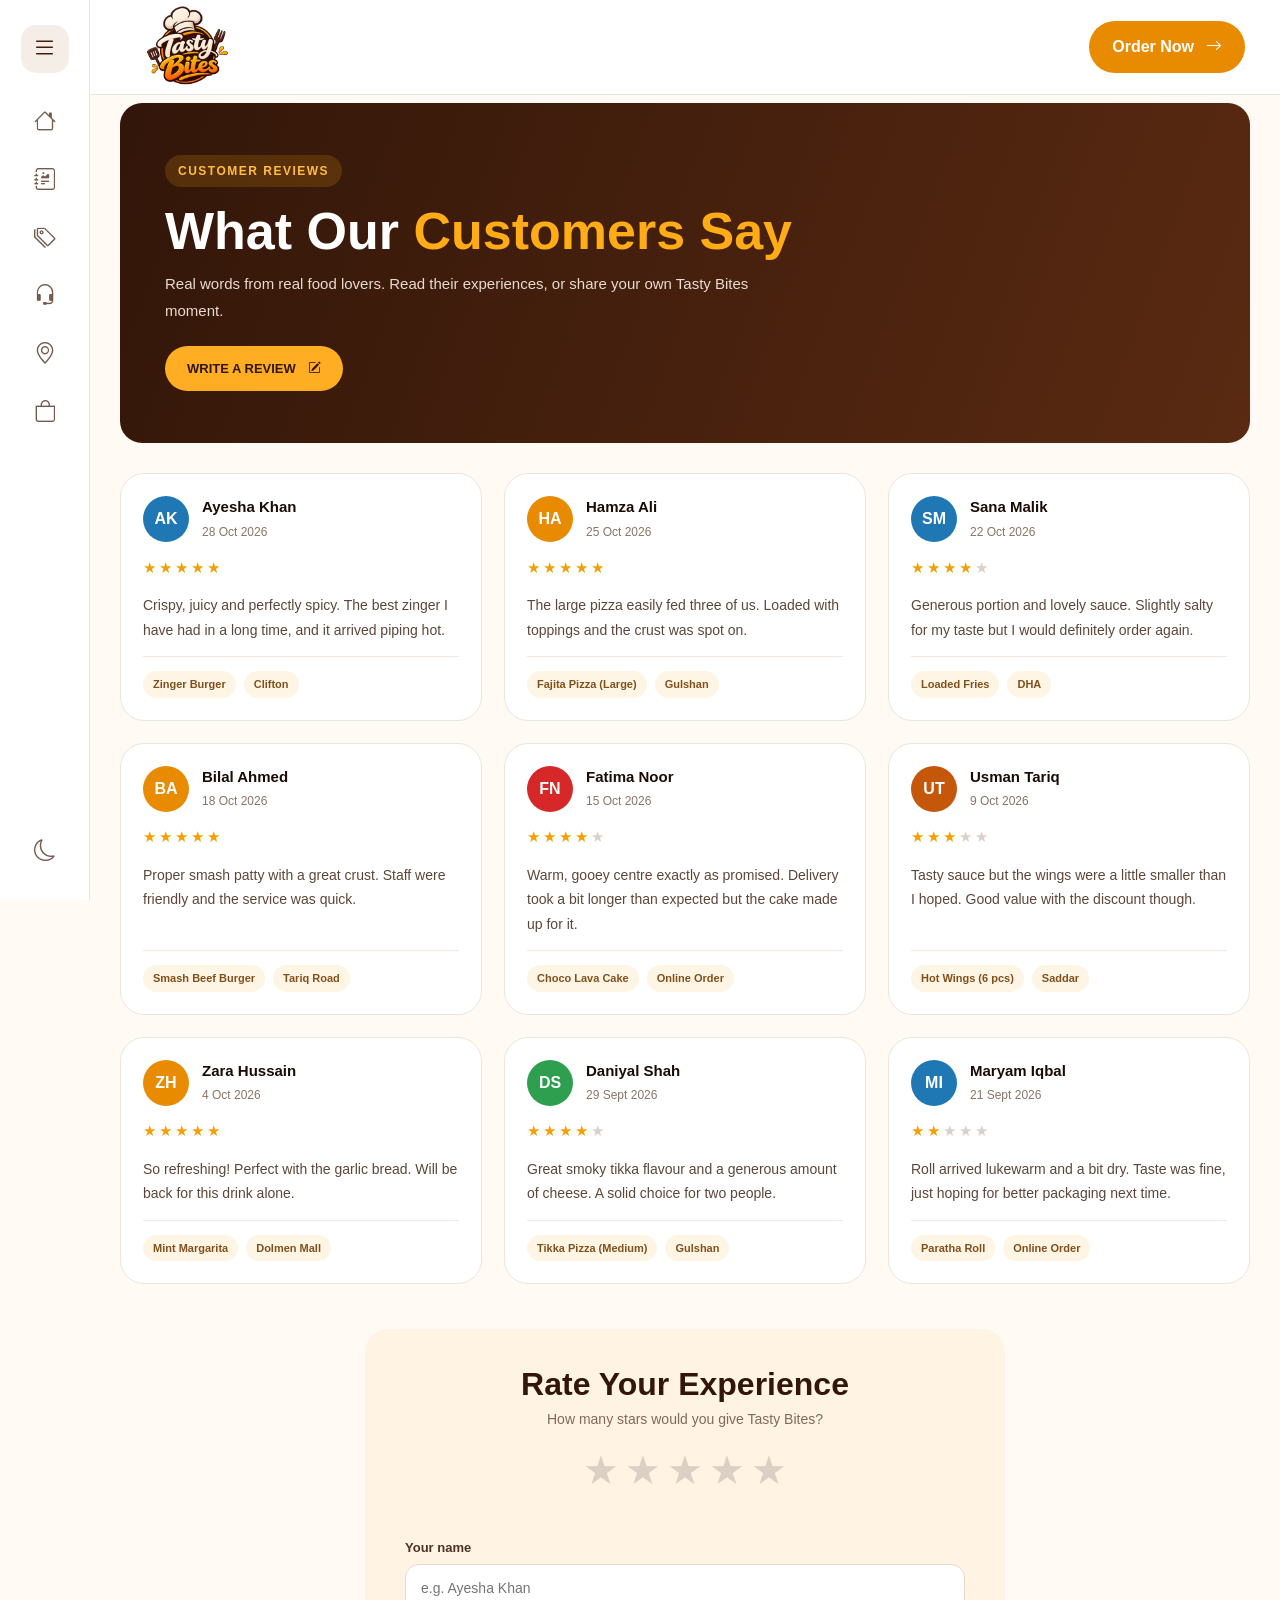
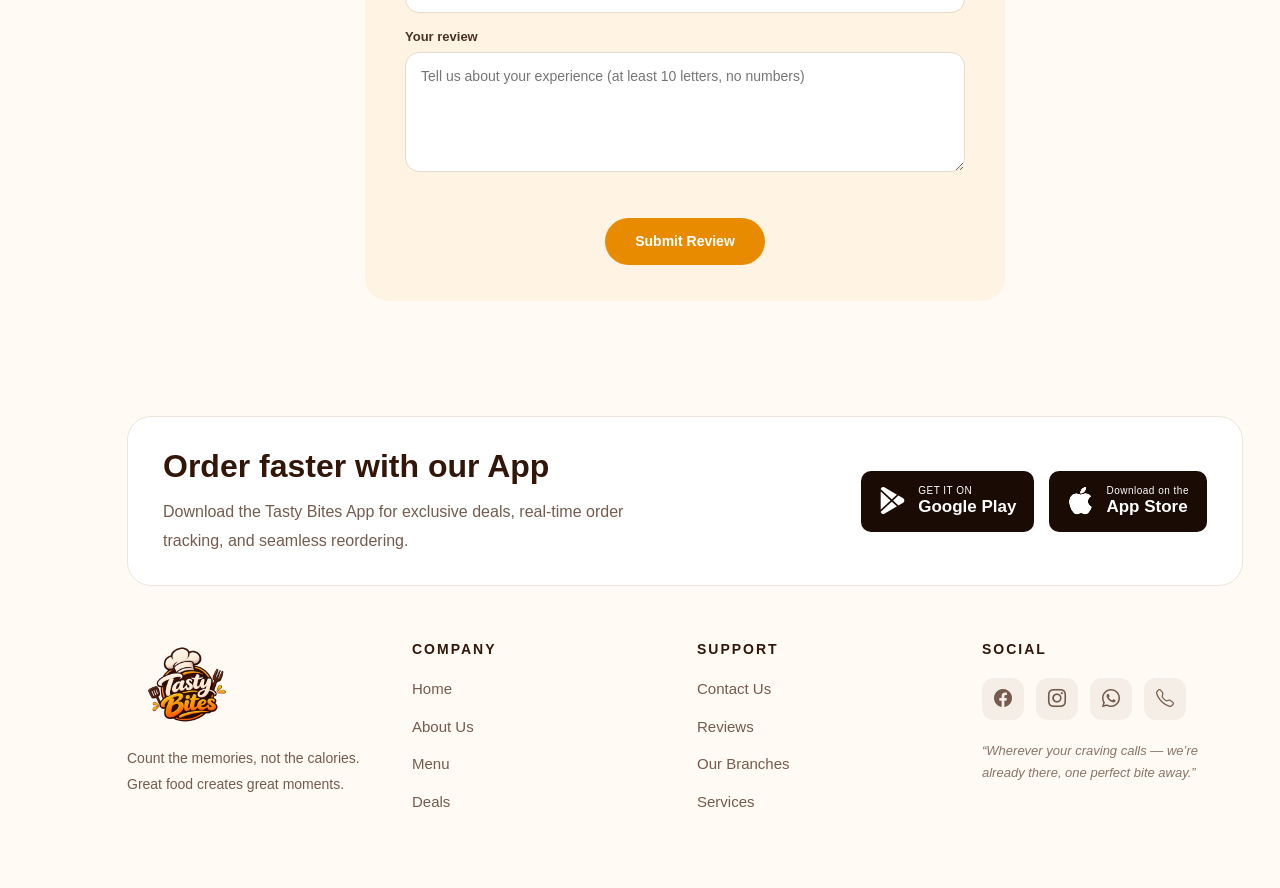
<file: reviews.html>
<!DOCTYPE html>
<html lang="en">
<head>
    <meta charset="UTF-8">
    <meta name="viewport" content="width=device-width, initial-scale=1.0">
    <title>Customer Reviews | Tasty Bites</title>
    <meta name="description" content="Read what customers say about Tasty Bites, check the average rating and share your own review of our food and service.">
    <meta name="robots" content="index, follow">
    <meta name="theme-color" content="#e98b00">
    <meta property="og:type" content="website">
    <meta property="og:site_name" content="Tasty Bites">
    <meta property="og:title" content="Customer Reviews | Tasty Bites">
    <meta property="og:description" content="Read what customers say about Tasty Bites, check the average rating and share your own review of our food and service.">

    <link href="https://cdn.jsdelivr.net/npm/bootstrap@5.3.3/dist/css/bootstrap.min.css" rel="stylesheet">
    <link rel="stylesheet" href="https://cdn.jsdelivr.net/npm/bootstrap-icons@1.11.3/font/bootstrap-icons.min.css">
    <script>
        try { if (localStorage.getItem("theme") === "dark") document.documentElement.classList.add("dark"); } catch (e) {}
    </script>
    <link rel="stylesheet" href="assets/CSS/style.css">
</head>
<body>

    <a class="skip-link" href="#main">Skip to main content</a>

    <nav class="sidebar" id="sidebar" aria-label="Quick links">
        <button type="button" class="menu-btn" id="menuBtn" aria-label="Open menu" aria-controls="drawer" aria-expanded="false">
            <i class="bi bi-list" aria-hidden="true"></i>
        </button>

        <ul class="side-links">
            <li><a href="index.html" title="Home"><i class="bi bi-house" aria-hidden="true"></i><span class="label">Home</span></a></li>
            <li><a href="menu.html" title="Menu"><i class="bi bi-journal-richtext" aria-hidden="true"></i><span class="label">Menu</span></a></li>
            <li><a href="deals.html" title="Deals"><i class="bi bi-tags" aria-hidden="true"></i><span class="label">Deals</span></a></li>
            <li><a href="services.html" title="Services"><i class="bi bi-headset" aria-hidden="true"></i><span class="label">Services</span></a></li>
            <li><a href="branches.html" title="Location"><i class="bi bi-geo-alt" aria-hidden="true"></i><span class="label">Location</span></a></li>
            <li><a href="cart.html" data-cart-link aria-label="Cart" title="Cart"><i class="bi bi-bag" aria-hidden="true"></i><span class="label">Cart</span></a></li>
        </ul>

        <div class="sidebar-bottom">
            <button type="button" class="theme-btn" id="themeToggle" title="Switch to dark mode" aria-label="Switch to dark mode">
                <i class="bi bi-moon" aria-hidden="true"></i><span class="label">Dark Mode</span>
            </button>
        </div>
    </nav>

    <div class="drawer-backdrop" id="drawerBackdrop"></div>

    <div class="drawer" id="drawer" role="dialog" aria-modal="true" aria-label="Site menu" aria-hidden="true" inert>
        <div class="drawer-head">
            <div class="drawer-user">
                <span class="drawer-avatar"><i class="bi bi-person-circle" aria-hidden="true"></i></span>
                <span>
                    <strong>Tasty Bites</strong>
                    <small>WELCOME</small>
                </span>
            </div>
            <button type="button" class="drawer-close" id="drawerClose" aria-label="Close menu">
                <i class="bi bi-x-lg" aria-hidden="true"></i>
            </button>
        </div>

        <nav class="drawer-links" aria-label="Main menu">
            <a href="index.html"><i class="bi bi-house" aria-hidden="true"></i><span>Home</span><i class="bi bi-chevron-right" aria-hidden="true"></i></a>
            <a href="menu.html"><i class="bi bi-journal-richtext" aria-hidden="true"></i><span>Menu</span><i class="bi bi-chevron-right" aria-hidden="true"></i></a>
            <a href="deals.html"><i class="bi bi-tags" aria-hidden="true"></i><span>Special Deals</span><i class="bi bi-chevron-right" aria-hidden="true"></i></a>
            <a href="services.html"><i class="bi bi-headset" aria-hidden="true"></i><span>Services</span><i class="bi bi-chevron-right" aria-hidden="true"></i></a>
            <a href="about.html"><i class="bi bi-info-circle" aria-hidden="true"></i><span>About Us</span><i class="bi bi-chevron-right" aria-hidden="true"></i></a>
            <a href="branches.html"><i class="bi bi-geo-alt" aria-hidden="true"></i><span>Our Branches</span><i class="bi bi-chevron-right" aria-hidden="true"></i></a>
            <a href="reviews.html" class="active" aria-current="page"><i class="bi bi-star" aria-hidden="true"></i><span>Reviews</span><i class="bi bi-chevron-right" aria-hidden="true"></i></a>
            <a href="contact.html"><i class="bi bi-telephone" aria-hidden="true"></i><span>Contact Us</span><i class="bi bi-chevron-right" aria-hidden="true"></i></a>
            <a href="cart.html"><i class="bi bi-bag" aria-hidden="true"></i><span>Cart</span><i class="bi bi-chevron-right" aria-hidden="true"></i></a>
        </nav>

        <div class="drawer-bottom">
            <button type="button" class="drawer-theme" id="drawerTheme" role="switch" aria-checked="false">
                <i class="bi bi-moon-stars" aria-hidden="true"></i>
                <span><strong>Dark Mode</strong><small id="drawerThemeText">DISABLED</small></span>
                <span class="switch" aria-hidden="true"></span>
            </button>
        </div>
    </div>

    <div class="main-content">

        <header class="topbar">
            <button type="button" class="mobile-menu" id="mobileMenu" aria-label="Open menu" aria-controls="drawer" aria-expanded="false">
                <i class="bi bi-list" aria-hidden="true"></i>
            </button>

            <a href="index.html" class="logo" aria-label="Tasty Bites home">
                <img src="assets/images/tasty%20bites.png" alt="Tasty Bites logo" width="125" height="85">
            </a>

            <div class="topbar-right">
                <a href="menu.html" class="header-order">Order Now <i class="bi bi-arrow-right" aria-hidden="true"></i></a>
                <a href="cart.html" class="topbar-cart" data-cart-link aria-label="Cart"><i class="bi bi-bag" aria-hidden="true"></i></a>
            </div>
        </header>

        <main id="main">
            <section class="page-hero">
                <div class="page-hero-content">
                    <span class="page-hero-kicker">Customer Reviews</span>
                    <h1>What Our <span>Customers Say</span></h1>
                    <p>Real words from real food lovers. Read their experiences, or share your own Tasty Bites moment.</p>
                    <a href="#writeReview" class="page-hero-btn">WRITE A REVIEW <i class="bi bi-pencil-square" aria-hidden="true"></i></a>
                </div>
            </section>

            <div class="reviews-wrap">

                <div class="reviews-grid" id="reviewsGrid"></div>

                <section class="review-form-box" id="writeReview" aria-labelledby="rateTitle">
                    <h2 id="rateTitle">Rate Your Experience</h2>
                    <p>How many stars would you give Tasty Bites?</p>

                    <form class="review-form" id="reviewForm" novalidate>
                        <div class="star-input" id="starInput" role="radiogroup" aria-label="Rating"></div>
                        <div class="star-word" id="starWord" aria-live="polite"></div>

                        <div class="rv-field">
                            <label for="rvName">Your name</label>
                            <input type="text" id="rvName" maxlength="35" placeholder="e.g. Ayesha Khan" autocomplete="name">
                        </div>

                        <div class="rv-field">
                            <label for="rvText">Your review</label>
                            <textarea id="rvText" maxlength="400" placeholder="Tell us about your experience (at least 10 letters, no numbers)"></textarea>
                        </div>

                        <div class="form-error" id="formError" role="alert"></div>
                        <button type="submit" class="review-submit">Submit Review</button>
                    </form>
                </section>

            </div>
        </main>

    <footer class="footer">
        <div class="container">

            <div class="app-card">
                <div class="app-text">
                    <h3>Order faster with our App</h3>
                    <p>Download the Tasty Bites App for exclusive deals, real-time order tracking, and seamless reordering.</p>
                </div>
                <div class="app-buttons">

                    <a class="store-btn" href="https://play.google.com/store" target="_blank" rel="noopener">
                        <i class="bi bi-google-play" aria-hidden="true"></i>
                        <span><small>GET IT ON</small>Google Play</span>
                    </a>
                    <a class="store-btn" href="https://www.apple.com/app-store/" target="_blank" rel="noopener">
                        <i class="bi bi-apple" aria-hidden="true"></i>
                        <span><small>Download on the</small>App Store</span>
                    </a>
                </div>
            </div>

            <div class="row footer-main">
                <div class="col-12 col-md-6 col-lg-3 footer-brand">
                    <a href="index.html" aria-label="Tasty Bites home"><img src="assets/images/tasty%20bites.png" alt="Tasty Bites logo" width="120" height="90" loading="lazy"></a>
                    <p>Count the memories, not the calories. Great food creates great moments.</p>
                </div>

                <nav class="col-6 col-md-6 col-lg-3 footer-links" aria-label="Company">
                    <h4>Company</h4>
                    <a href="index.html">Home</a>
                    <a href="about.html">About Us</a>
                    <a href="menu.html">Menu</a>
                    <a href="deals.html">Deals</a>
                </nav>

                <nav class="col-6 col-md-6 col-lg-3 footer-links" aria-label="Support">
                    <h4>Support</h4>
                    <a href="contact.html">Contact Us</a>
                    <a href="reviews.html">Reviews</a>
                    <a href="branches.html">Our Branches</a>
                    <a href="services.html">Services</a>
                </nav>

                <div class="col-12 col-md-6 col-lg-3 footer-links">
                    <h4>Social</h4>

                    <div class="social-links">
                        <a href="https://www.facebook.com/" target="_blank" rel="noopener" aria-label="Tasty Bites on Facebook"><i class="bi bi-facebook" aria-hidden="true"></i></a>
                        <a href="https://www.instagram.com/" target="_blank" rel="noopener" aria-label="Tasty Bites on Instagram"><i class="bi bi-instagram" aria-hidden="true"></i></a>
                        <a href="https://wa.me/" target="_blank" rel="noopener" aria-label="Chat with Tasty Bites on WhatsApp"><i class="bi bi-whatsapp" aria-hidden="true"></i></a>
                        <a href="contact.html" aria-label="Contact Tasty Bites"><i class="bi bi-telephone" aria-hidden="true"></i></a>
                    </div>
                    <p class="footer-quote">&ldquo;Wherever your craving calls &mdash; we&rsquo;re already there, one perfect bite away.&rdquo;</p>
                </div>
            </div>

        </div>
    </footer>

    </div>

    <div class="toast-msg" id="toast" role="status" aria-live="polite"></div>

    <script src="assets/Javascript/script.js" defer></script>
</body>
</html>
</file>
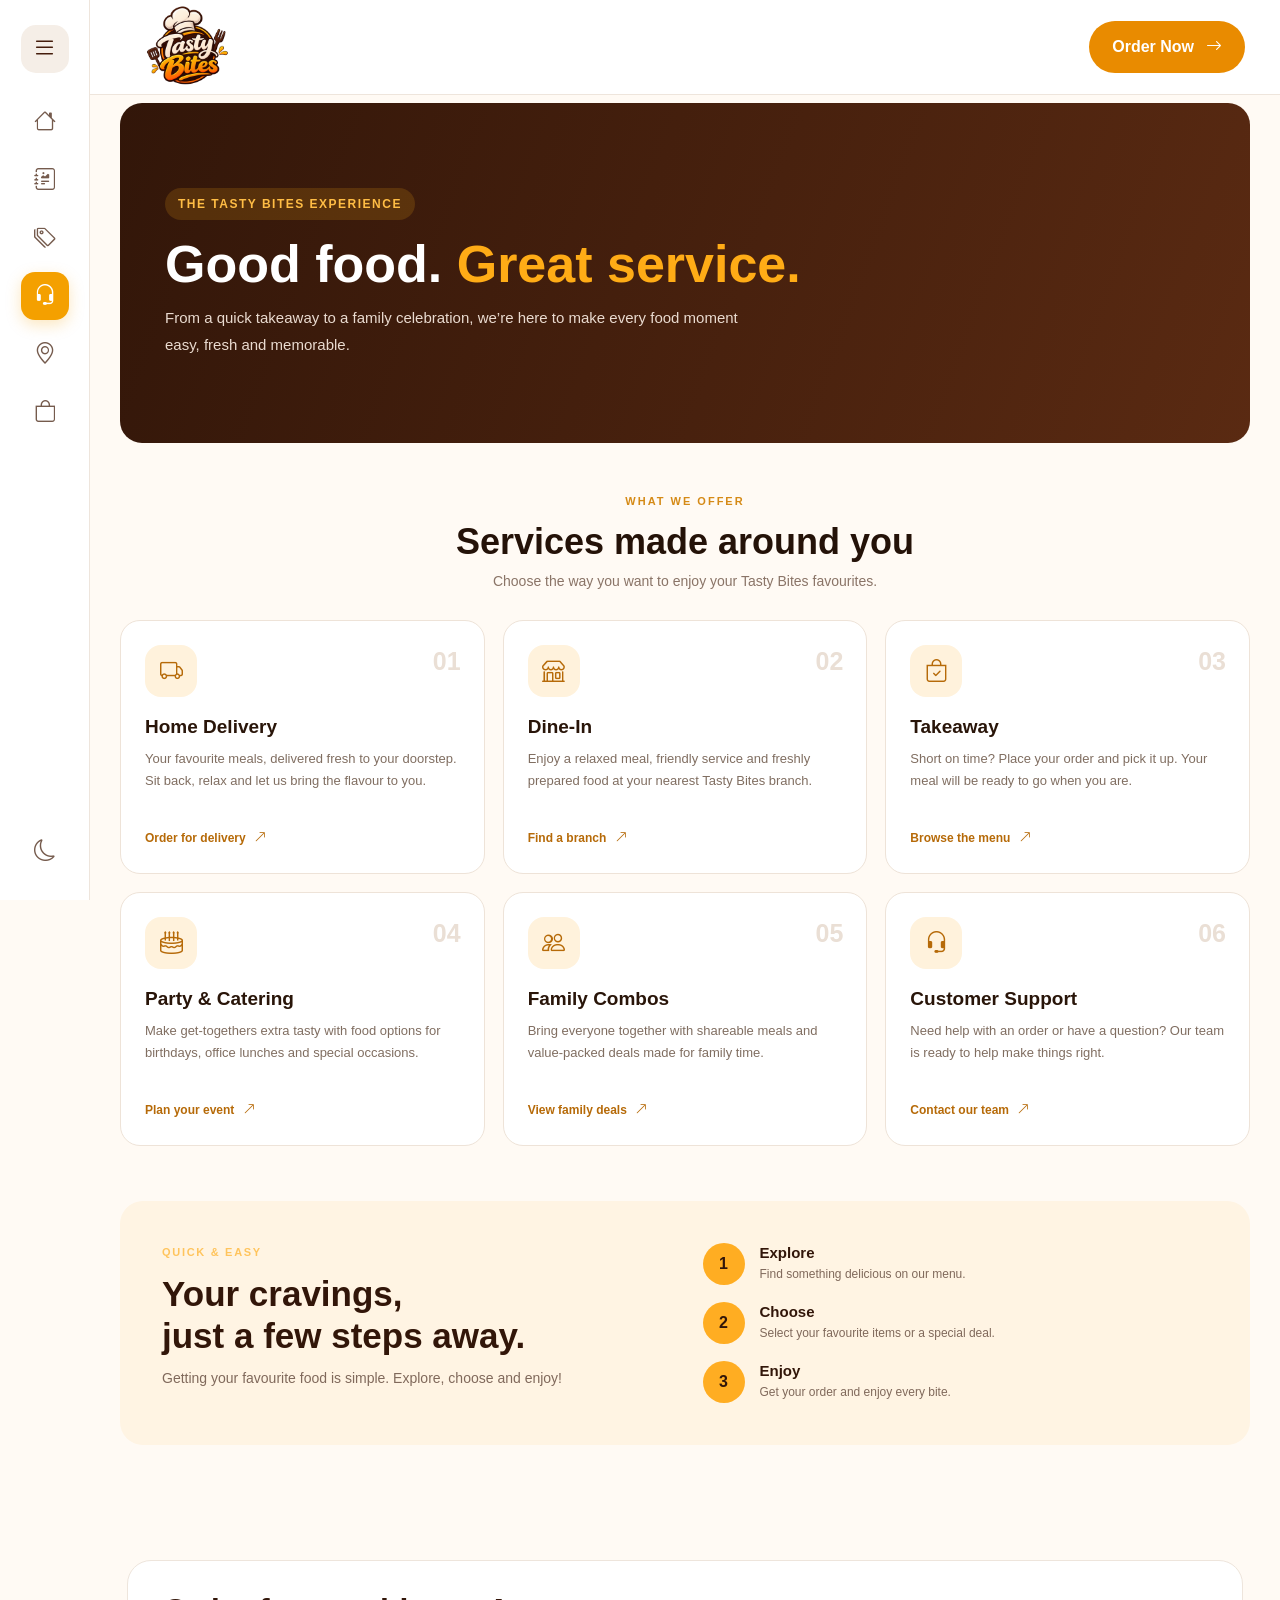
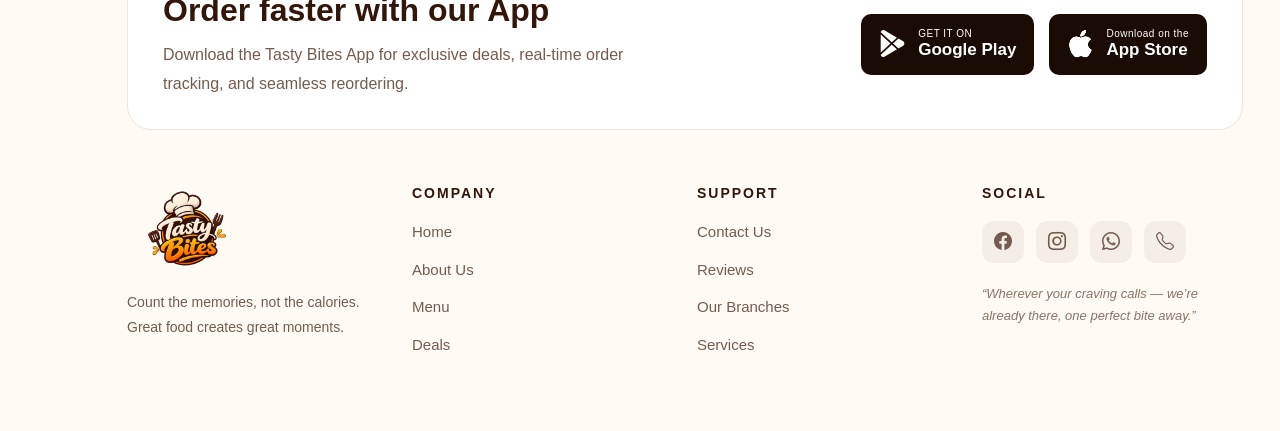
<file: services.html>
<!DOCTYPE html>
<html lang="en">
<head>
    <meta charset="UTF-8">
    <meta name="viewport" content="width=device-width, initial-scale=1.0">
    <title>Our Services | Tasty Bites</title>
    <meta name="description" content="Home delivery, dine-in, takeaway, party catering and family combos. See how Tasty Bites makes every food moment easy and memorable.">
    <meta name="robots" content="index, follow">
    <meta name="theme-color" content="#e98b00">
    <meta property="og:type" content="website">
    <meta property="og:site_name" content="Tasty Bites">
    <meta property="og:title" content="Our Services | Tasty Bites">
    <meta property="og:description" content="Home delivery, dine-in, takeaway, party catering and family combos. See how Tasty Bites makes every food moment easy and memorable.">

    <link href="https://cdn.jsdelivr.net/npm/bootstrap@5.3.3/dist/css/bootstrap.min.css" rel="stylesheet">
    <link rel="stylesheet" href="https://cdn.jsdelivr.net/npm/bootstrap-icons@1.11.3/font/bootstrap-icons.min.css">
    <script>
        try { if (localStorage.getItem("theme") === "dark") document.documentElement.classList.add("dark"); } catch (e) {}
    </script>
    <link rel="stylesheet" href="assets/CSS/style.css">
</head>
<body>

    <a class="skip-link" href="#main">Skip to main content</a>

    <nav class="sidebar" id="sidebar" aria-label="Quick links">
        <button type="button" class="menu-btn" id="menuBtn" aria-label="Open menu" aria-controls="drawer" aria-expanded="false">
            <i class="bi bi-list" aria-hidden="true"></i>
        </button>

        <ul class="side-links">
            <li><a href="index.html" title="Home"><i class="bi bi-house" aria-hidden="true"></i><span class="label">Home</span></a></li>
            <li><a href="menu.html" title="Menu"><i class="bi bi-journal-richtext" aria-hidden="true"></i><span class="label">Menu</span></a></li>
            <li><a href="deals.html" title="Deals"><i class="bi bi-tags" aria-hidden="true"></i><span class="label">Deals</span></a></li>
            <li><a href="services.html" class="active" aria-current="page" title="Services"><i class="bi bi-headset" aria-hidden="true"></i><span class="label">Services</span></a></li>
            <li><a href="branches.html" title="Location"><i class="bi bi-geo-alt" aria-hidden="true"></i><span class="label">Location</span></a></li>
            <li><a href="cart.html" data-cart-link aria-label="Cart" title="Cart"><i class="bi bi-bag" aria-hidden="true"></i><span class="label">Cart</span></a></li>
        </ul>

        <div class="sidebar-bottom">
            <button type="button" class="theme-btn" id="themeToggle" title="Switch to dark mode" aria-label="Switch to dark mode">
                <i class="bi bi-moon" aria-hidden="true"></i><span class="label">Dark Mode</span>
            </button>
        </div>
    </nav>

    <div class="drawer-backdrop" id="drawerBackdrop"></div>

    <div class="drawer" id="drawer" role="dialog" aria-modal="true" aria-label="Site menu" aria-hidden="true" inert>
        <div class="drawer-head">
            <div class="drawer-user">
                <span class="drawer-avatar"><i class="bi bi-person-circle" aria-hidden="true"></i></span>
                <span>
                    <strong>Tasty Bites</strong>
                    <small>WELCOME</small>
                </span>
            </div>
            <button type="button" class="drawer-close" id="drawerClose" aria-label="Close menu">
                <i class="bi bi-x-lg" aria-hidden="true"></i>
            </button>
        </div>

        <nav class="drawer-links" aria-label="Main menu">
            <a href="index.html"><i class="bi bi-house" aria-hidden="true"></i><span>Home</span><i class="bi bi-chevron-right" aria-hidden="true"></i></a>
            <a href="menu.html"><i class="bi bi-journal-richtext" aria-hidden="true"></i><span>Menu</span><i class="bi bi-chevron-right" aria-hidden="true"></i></a>
            <a href="deals.html"><i class="bi bi-tags" aria-hidden="true"></i><span>Special Deals</span><i class="bi bi-chevron-right" aria-hidden="true"></i></a>
            <a href="services.html" class="active" aria-current="page"><i class="bi bi-headset" aria-hidden="true"></i><span>Services</span><i class="bi bi-chevron-right" aria-hidden="true"></i></a>
            <a href="about.html"><i class="bi bi-info-circle" aria-hidden="true"></i><span>About Us</span><i class="bi bi-chevron-right" aria-hidden="true"></i></a>
            <a href="branches.html"><i class="bi bi-geo-alt" aria-hidden="true"></i><span>Our Branches</span><i class="bi bi-chevron-right" aria-hidden="true"></i></a>
            <a href="reviews.html"><i class="bi bi-star" aria-hidden="true"></i><span>Reviews</span><i class="bi bi-chevron-right" aria-hidden="true"></i></a>
            <a href="contact.html"><i class="bi bi-telephone" aria-hidden="true"></i><span>Contact Us</span><i class="bi bi-chevron-right" aria-hidden="true"></i></a>
            <a href="cart.html"><i class="bi bi-bag" aria-hidden="true"></i><span>Cart</span><i class="bi bi-chevron-right" aria-hidden="true"></i></a>
        </nav>

        <div class="drawer-bottom">
            <button type="button" class="drawer-theme" id="drawerTheme" role="switch" aria-checked="false">
                <i class="bi bi-moon-stars" aria-hidden="true"></i>
                <span><strong>Dark Mode</strong><small id="drawerThemeText">DISABLED</small></span>
                <span class="switch" aria-hidden="true"></span>
            </button>
        </div>
    </div>

    <div class="main-content">

        <header class="topbar">
            <button type="button" class="mobile-menu" id="mobileMenu" aria-label="Open menu" aria-controls="drawer" aria-expanded="false">
                <i class="bi bi-list" aria-hidden="true"></i>
            </button>

            <a href="index.html" class="logo" aria-label="Tasty Bites home">
                <img src="assets/images/tasty%20bites.png" alt="Tasty Bites logo" width="125" height="85">
            </a>

            <div class="topbar-right">
                <a href="menu.html" class="header-order">Order Now <i class="bi bi-arrow-right" aria-hidden="true"></i></a>
                <a href="cart.html" class="topbar-cart" data-cart-link aria-label="Cart"><i class="bi bi-bag" aria-hidden="true"></i></a>
            </div>
        </header>

        <main id="main">
            <section class="page-hero">
                <div class="page-hero-content">
                    <span class="page-hero-kicker">The Tasty Bites Experience</span>
                    <h1>Good food. <span>Great service.</span></h1>
                    <p>From a quick takeaway to a family celebration, we&rsquo;re here to make every food moment easy, fresh and memorable.</p>
                </div>
            </section>

            <div id="servicesPage">
                <section class="services-content" aria-labelledby="servicesTitle">
                    <div class="services-section-heading">
                        <span>WHAT WE OFFER</span>
                        <h2 id="servicesTitle">Services made around you</h2>
                        <p>Choose the way you want to enjoy your Tasty Bites favourites.</p>
                    </div>

                    <div class="services-grid">
                        <article class="service-card">
                            <div class="service-icon"><i class="bi bi-truck" aria-hidden="true"></i></div>
                            <span class="service-number" aria-hidden="true">01</span>
                            <h3>Home Delivery</h3>
                            <p>Your favourite meals, delivered fresh to your doorstep. Sit back, relax and let us bring the flavour to you.</p>
                            <a href="menu.html">Order for delivery <i class="bi bi-arrow-up-right" aria-hidden="true"></i></a>
                        </article>
                        <article class="service-card">
                            <div class="service-icon"><i class="bi bi-shop" aria-hidden="true"></i></div>
                            <span class="service-number" aria-hidden="true">02</span>
                            <h3>Dine-In</h3>
                            <p>Enjoy a relaxed meal, friendly service and freshly prepared food at your nearest Tasty Bites branch.</p>
                            <a href="branches.html">Find a branch <i class="bi bi-arrow-up-right" aria-hidden="true"></i></a>
                        </article>
                        <article class="service-card">
                            <div class="service-icon"><i class="bi bi-bag-check" aria-hidden="true"></i></div>
                            <span class="service-number" aria-hidden="true">03</span>
                            <h3>Takeaway</h3>
                            <p>Short on time? Place your order and pick it up. Your meal will be ready to go when you are.</p>
                            <a href="menu.html">Browse the menu <i class="bi bi-arrow-up-right" aria-hidden="true"></i></a>
                        </article>
                        <article class="service-card">
                            <div class="service-icon"><i class="bi bi-cake2" aria-hidden="true"></i></div>
                            <span class="service-number" aria-hidden="true">04</span>
                            <h3>Party &amp; Catering</h3>
                            <p>Make get-togethers extra tasty with food options for birthdays, office lunches and special occasions.</p>
                            <a href="contact.html">Plan your event <i class="bi bi-arrow-up-right" aria-hidden="true"></i></a>
                        </article>
                        <article class="service-card">
                            <div class="service-icon"><i class="bi bi-people" aria-hidden="true"></i></div>
                            <span class="service-number" aria-hidden="true">05</span>
                            <h3>Family Combos</h3>
                            <p>Bring everyone together with shareable meals and value-packed deals made for family time.</p>
                            <a href="deals.html">View family deals <i class="bi bi-arrow-up-right" aria-hidden="true"></i></a>
                        </article>
                        <article class="service-card">
                            <div class="service-icon"><i class="bi bi-headset" aria-hidden="true"></i></div>
                            <span class="service-number" aria-hidden="true">06</span>
                            <h3>Customer Support</h3>
                            <p>Need help with an order or have a question? Our team is ready to help make things right.</p>
                            <a href="contact.html">Contact our team <i class="bi bi-arrow-up-right" aria-hidden="true"></i></a>
                        </article>
                    </div>

                    <section class="service-steps" aria-labelledby="stepsTitle">
                        <div class="service-steps-copy">
                            <span>QUICK &amp; EASY</span>
                            <h2 id="stepsTitle">Your cravings,<br>just a few steps away.</h2>
                            <p>Getting your favourite food is simple. Explore, choose and enjoy!</p>
                        </div>
                        <div class="service-step-list">
                            <div class="service-step"><span aria-hidden="true">1</span><div><h3>Explore</h3><p>Find something delicious on our menu.</p></div></div>
                            <div class="service-step"><span aria-hidden="true">2</span><div><h3>Choose</h3><p>Select your favourite items or a special deal.</p></div></div>
                            <div class="service-step"><span aria-hidden="true">3</span><div><h3>Enjoy</h3><p>Get your order and enjoy every bite.</p></div></div>
                        </div>
                    </section>

                </section>
            </div>
        </main>

    <footer class="footer">
        <div class="container">

            <div class="app-card">
                <div class="app-text">
                    <h3>Order faster with our App</h3>
                    <p>Download the Tasty Bites App for exclusive deals, real-time order tracking, and seamless reordering.</p>
                </div>
                <div class="app-buttons">

                    <a class="store-btn" href="https://play.google.com/store" target="_blank" rel="noopener">
                        <i class="bi bi-google-play" aria-hidden="true"></i>
                        <span><small>GET IT ON</small>Google Play</span>
                    </a>
                    <a class="store-btn" href="https://www.apple.com/app-store/" target="_blank" rel="noopener">
                        <i class="bi bi-apple" aria-hidden="true"></i>
                        <span><small>Download on the</small>App Store</span>
                    </a>
                </div>
            </div>

            <div class="row footer-main">
                <div class="col-12 col-md-6 col-lg-3 footer-brand">
                    <a href="index.html" aria-label="Tasty Bites home"><img src="assets/images/tasty%20bites.png" alt="Tasty Bites logo" width="120" height="90" loading="lazy"></a>
                    <p>Count the memories, not the calories. Great food creates great moments.</p>
                </div>

                <nav class="col-6 col-md-6 col-lg-3 footer-links" aria-label="Company">
                    <h4>Company</h4>
                    <a href="index.html">Home</a>
                    <a href="about.html">About Us</a>
                    <a href="menu.html">Menu</a>
                    <a href="deals.html">Deals</a>
                </nav>

                <nav class="col-6 col-md-6 col-lg-3 footer-links" aria-label="Support">
                    <h4>Support</h4>
                    <a href="contact.html">Contact Us</a>
                    <a href="reviews.html">Reviews</a>
                    <a href="branches.html">Our Branches</a>
                    <a href="services.html">Services</a>
                </nav>

                <div class="col-12 col-md-6 col-lg-3 footer-links">
                    <h4>Social</h4>

                    <div class="social-links">
                        <a href="https://www.facebook.com/" target="_blank" rel="noopener" aria-label="Tasty Bites on Facebook"><i class="bi bi-facebook" aria-hidden="true"></i></a>
                        <a href="https://www.instagram.com/" target="_blank" rel="noopener" aria-label="Tasty Bites on Instagram"><i class="bi bi-instagram" aria-hidden="true"></i></a>
                        <a href="https://wa.me/" target="_blank" rel="noopener" aria-label="Chat with Tasty Bites on WhatsApp"><i class="bi bi-whatsapp" aria-hidden="true"></i></a>
                        <a href="contact.html" aria-label="Contact Tasty Bites"><i class="bi bi-telephone" aria-hidden="true"></i></a>
                    </div>
                    <p class="footer-quote">&ldquo;Wherever your craving calls &mdash; we&rsquo;re already there, one perfect bite away.&rdquo;</p>
                </div>
            </div>

        </div>
    </footer>

    </div>

    <div class="toast-msg" id="toast" role="status" aria-live="polite"></div>

    <script src="assets/Javascript/script.js" defer></script>
</body>
</html>
</file>
<file: assets/CSS/style.css>
:root {
    --orange: #e98b00;
    --amber: #f4a000;
    --gold: #ffad22;
    --brown: #321609;
    --ink: #1a0b04;
    --topbar-h: 95px;
}

* {
    margin: 0;
    padding: 0;
    box-sizing: border-box;
}

html {
    scroll-behavior: smooth;
    scroll-padding-top: calc(var(--topbar-h) + 5px);
}

body {
    font-family: Arial, sans-serif;
    background: #fffaf4;
    color: var(--brown);
}

img {
    max-width: 100%;
}

.sidebar {
    width: 90px;
    height: 100vh;
    position: fixed;
    top: 0;
    left: 0;
    background: #ffffff;
    border-right: 1px solid #eee5dc;
    display: flex;
    flex-direction: column;
    align-items: center;
    z-index: 1000;
    overflow: hidden;
}

.menu-btn {
    flex-shrink: 0;
    width: 48px;
    height: 48px;
    margin: 25px 0;
    border: none;
    border-radius: 15px;
    background: #f5eee7;
    color: #451c0c;
    font-size: 25px;
    cursor: pointer;
    display: flex;
    align-items: center;
    justify-content: center;
}

.side-links {
    list-style: none;
    width: 100%;
    padding: 0 21px;
    display: flex;
    flex-direction: column;
    gap: 10px;
    overflow-y: auto;
    overflow-x: hidden;
    scrollbar-width: none;
}

.side-links::-webkit-scrollbar {
    display: none;
}

.side-links a,
.theme-btn {
    width: 48px;
    height: 48px;
    display: flex;
    align-items: center;
    padding: 0 13px;
    color: #755b4d;
    font-size: 22px;
    text-decoration: none;
    border-radius: 14px;
    overflow: hidden;
    transition: background 0.3s, color 0.3s;
}

.side-links a {
    position: relative;
}

.side-links .label,
.theme-btn .label {
    display: none;
}

.side-links a:hover,
.side-links a.active,
.theme-btn:hover {
    background: var(--amber);
    color: white;
    box-shadow: 0 5px 15px rgba(244, 160, 0, 0.25);
}

.theme-btn {
    border: none;
    background: transparent;
    cursor: pointer;
}

.sidebar-bottom {
    flex-shrink: 0;
    width: 100%;
    padding: 15px 21px 25px;
    margin-top: auto;
}

.cart-badge {
    position: absolute;
    top: 3px;
    right: 3px;
    min-width: 17px;
    height: 17px;
    padding: 0 4px;
    display: none;
    align-items: center;
    justify-content: center;
    border-radius: 10px;
    background: #d62828;
    color: white;
    font-size: 10px;
    font-weight: bold;
    line-height: 1;
}

.drawer-backdrop {
    position: fixed;
    inset: 0;
    background: rgba(255, 250, 244, 0.6);
    -webkit-backdrop-filter: blur(6px);
    backdrop-filter: blur(6px);
    opacity: 0;
    pointer-events: none;
    transition: opacity 0.3s;
    z-index: 1900;
}

.drawer-backdrop.open {
    opacity: 1;
    pointer-events: auto;
}

.drawer {
    position: fixed;
    top: 0;
    left: 0;
    width: 320px;
    max-width: 88vw;
    height: 100vh;
    background: #ffffff;
    transform: translateX(-100%);
    transition: transform 0.3s ease;
    z-index: 2000;
    display: flex;
    flex-direction: column;
    overflow-y: auto;
}

.drawer.open {
    transform: translateX(0);
    box-shadow: 8px 0 30px rgba(0, 0, 0, 0.15);
}

.drawer-head {
    display: flex;
    align-items: center;
    justify-content: space-between;
    padding: 18px 20px 15px;
}

.drawer-user {
    display: flex;
    align-items: center;
    gap: 14px;
    text-decoration: none;
    color: var(--brown);
}

.drawer-user strong {
    display: block;
    font-size: 17px;
}

.drawer-user small {
    font-size: 11px;
    letter-spacing: 1px;
    color: var(--orange);
    font-weight: bold;
}

.drawer-avatar {
    width: 48px;
    height: 48px;
    display: flex;
    align-items: center;
    justify-content: center;
    border-radius: 50%;
    background: var(--amber);
    color: white;
    font-size: 24px;
}

.drawer-close {
    width: 38px;
    height: 38px;
    border: none;
    border-radius: 50%;
    background: #f5eee7;
    color: #451c0c;
    cursor: pointer;
}

.drawer-links {
    padding: 4px 16px;
    display: flex;
    flex-direction: column;
    gap: 4px;
}

.drawer-links a {
    display: flex;
    align-items: center;
    gap: 14px;
    padding: 13px 12px;
    border-radius: 12px;
    color: #4b3225;
    font-weight: 600;
    font-size: 15px;
    text-decoration: none;
    transition: 0.2s;
}

.drawer-links a span {
    flex: 1;
}

.drawer-links a i:first-child {
    color: var(--orange);
    font-size: 18px;
}

.drawer-links a i:last-child {
    font-size: 12px;
    color: #b8a597;
}

.drawer-links a:hover {
    background: #fff1d6;
    color: var(--brown);
}

.drawer-bottom {
    margin-top: auto;
    padding: 5px 16px 10px;
}

.drawer-theme {
    width: 100%;
    display: flex;
    align-items: center;
    gap: 12px;
    padding: 14px;
    border: 1px solid #eee5dc;
    border-radius: 16px;
    background: #fffaf4;
    color: var(--brown);
    text-align: left;
    cursor: pointer;
    font-family: inherit;
}

.drawer-theme > i {
    color: var(--orange);
    font-size: 20px;
}

.drawer-theme > span:nth-child(2) {
    flex: 1;
}

.drawer-theme strong {
    display: block;
    font-size: 14px;
}

.drawer-theme small {
    font-size: 10px;
    letter-spacing: 1px;
    color: #8a7467;
}

.switch {
    width: 42px;
    height: 24px;
    border-radius: 20px;
    background: #d9cdc3;
    position: relative;
    transition: 0.3s;
}

.switch::after {
    content: "";
    position: absolute;
    top: 3px;
    left: 3px;
    width: 18px;
    height: 18px;
    border-radius: 50%;
    background: white;
    transition: 0.3s;
}

.drawer-theme[aria-checked="true"] .switch {
    background: var(--amber);
}

.drawer-theme[aria-checked="true"] .switch::after {
    left: 21px;
}

.main-content {
    margin-left: 90px;
    min-width: 0;
    overflow-x: clip;
}

.topbar {
    height: var(--topbar-h);
    background: white;
    display: flex;
    align-items: center;
    justify-content: space-between;
    padding: 0 35px;
    border-bottom: 1px solid #eee5dc;
    position: sticky;
    top: 0;
    z-index: 500;
}

.logo {
    height: 100%;
    display: flex;
    align-items: center;
}

.logo img {
    width: 125px;
    height: 85px;
    object-fit: contain;
}

.header-order {
    background: var(--orange);
    color: white;
    padding: 14px 23px;
    border-radius: 30px;
    text-decoration: none;
    font-weight: bold;
    display: flex;
    align-items: center;
    gap: 12px;
    transition: 0.3s;
}

.header-order:hover {
    background: #401c0d;
    color: white;
}

.mobile-menu {
    display: none;
    border: none;
    background: transparent;
    font-size: 27px;
    color: #401c0d;
    cursor: pointer;
}

.hero {
    height: 530px;
    margin: 8px 30px;
    border-radius: 22px;
    overflow: hidden;
    position: relative;
    background: #271006;
}

.hero-video {
    position: absolute;
    inset: 0;
    width: 100%;
    height: 100%;
    object-fit: cover;
}

.video-overlay {
    position: absolute;
    inset: 0;
    background: linear-gradient( 90deg, rgba(30, 10, 2, 0.85), rgba(30, 10, 2, 0.48), rgba(30, 10, 2, 0.05) );
}

.hero-content {
    position: absolute;
    top: 50%;
    left: 7%;
    transform: translateY(-50%);
    max-width: 720px;
    color: white;
}

.hero-content h1 {
    font-size: clamp(22px, 5vw, 65px);
    line-height: 1.05;
    font-weight: 800;
}

.hero-content h1 span {
    display: block;
    color: #ffac16;
}

.hero-btn {
    display: inline-flex;
    align-items: center;
    gap: 15px;
    margin-top: 25px;
    padding: 12px 22px;
    border-radius: 30px;
    text-decoration: none;
    font-weight: bold;
    transition: 0.3s;
    color: var(--amber);
    background: white;
}

.hero-btn:hover {
    color: maroon;
    transform: translateY(-3px);
}

.menu-tabs {
    position: sticky;
    top: var(--topbar-h);
    z-index: 400;
    background: #ffffff;
    border-bottom: 1px solid #eee5dc;
    box-shadow: 0 6px 14px rgba(50, 22, 9, 0.05);
}

.menu-tabs-inner {
    display: flex;
    gap: 12px;
    padding: 14px 30px;
    overflow-x: auto;
    scrollbar-width: none;
}

.menu-tabs-inner::-webkit-scrollbar {
    display: none;
}

.menu-tab {
    flex-shrink: 0;
    padding: 11px 24px;
    border-radius: 30px;
    background: #f1ede9;
    color: #3a2418;
    font-weight: bold;
    font-size: 15px;
    text-decoration: none;
    white-space: nowrap;
    transition: background 0.3s, color 0.3s, box-shadow 0.3s;
}

.menu-tab:hover {
    background: #ffe6b0;
}

.menu-tab.active:hover {
    background: linear-gradient(90deg, #ffc21a, var(--amber));
}

.menu-tab.active {
    background: linear-gradient(90deg, #ffc21a, var(--amber));
    color: white;
    box-shadow: 0 6px 16px rgba(244, 160, 0, 0.35);
}

.menu-wrap {
    padding: 5px 30px 60px;
}

.menu-section {
    scroll-margin-top: calc(var(--topbar-h) + 90px);
    padding-top: 18px;
    margin-bottom: 25px;
}

.menu-section-head {
    display: flex;
    align-items: baseline;
    gap: 14px;
    padding-bottom: 12px;
    margin-bottom: 20px;
    border-bottom: 1px solid #eee5dc;
}

.menu-section-head h2 {
    margin: 0;
    font-size: clamp(26px, 3.4vw, 40px);
    font-weight: 900;
    text-transform: uppercase;
    letter-spacing: -1px;
    color: var(--ink);
}

.menu-section-head .count {
    color: #8a7467;
    font-weight: 600;
}

.food-grid {
    display: grid;
    grid-template-columns: repeat(4, 1fr);
    gap: 24px;
}

.food-card {
    background: #ffffff;
    border: 1px solid #eee5dc;
    border-radius: 30px;
    padding: 8px 8px 14px;
    transition: transform 0.3s, box-shadow 0.3s;
}

.food-card:hover {
    transform: translateY(-5px);
    box-shadow: 0 14px 30px rgba(50, 22, 9, 0.12);
}

html.is-scrolling .food-card:hover {
    transform: none;
    box-shadow: none;
}

.food-img {
    position: relative;
    aspect-ratio: 1 / 1;
    border-radius: 24px;
    overflow: hidden;
    background: linear-gradient(145deg, #ffb12a, #c4570a);
    display: flex;
    align-items: center;
    justify-content: center;
}

.food-emoji {
    font-size: clamp(60px, 7vw, 96px);
    filter: drop-shadow(0 8px 10px rgba(0, 0, 0, 0.25));
}

.food-img img {
    position: absolute;
    inset: 0;
    width: 100%;
    height: 100%;
    object-fit: cover;
}

.food-off {
    position: absolute;
    top: 10px;
    left: 10px;
    z-index: 2;
    display: flex;
    flex-direction: column;
    align-items: center;
    padding: 4px 8px;
    border-radius: 8px;
    background: #e10600;
    color: white;
    font-weight: 900;
    font-size: 13px;
    line-height: 1;
}

.food-off small {
    font-size: 8px;
    margin-top: 2px;
}

.food-info {
    padding: 14px 10px 0;
}

.food-top {
    display: flex;
    align-items: center;
    justify-content: space-between;
    gap: 8px;
}

.food-name {
    margin: 0;
    font-size: 16px;
    font-weight: 700;
    color: var(--ink);
}

.food-serves {
    flex-shrink: 0;
    display: inline-flex;
    align-items: center;
    gap: 4px;
    padding: 3px 9px;
    border-radius: 20px;
    background: #fff3d6;
    border: 1px solid #ffe0a0;
    color: #8a5a00;
    font-size: 12px;
    font-weight: bold;
}

.food-bottom {
    display: flex;
    align-items: center;
    justify-content: space-between;
    margin-top: 14px;
}

.food-price {
    display: flex;
    align-items: baseline;
    gap: 5px;
    flex-wrap: wrap;
}

.food-price .rs {
    font-size: 12px;
    font-weight: bold;
    color: var(--orange);
}

.food-price strong {
    font-size: 24px;
    font-weight: 900;
    color: var(--ink);
}

.food-price del {
    font-size: 13px;
    font-weight: bold;
    color: #a89a90;
}

.add-btn {
    flex-shrink: 0;
    width: 44px;
    height: 44px;
    border: none;
    border-radius: 50%;
    background: #eeeae6;
    color: var(--ink);
    font-size: 18px;
    cursor: pointer;
    transition: background 0.3s, color 0.3s, transform 0.2s;
}

.add-btn:hover {
    background: var(--amber);
    color: white;
    transform: scale(1.08);
}

.add-btn.added {
    background: #2e9e4f;
    color: white;
}

.toast-msg {
    position: fixed;
    left: 50%;
    bottom: 28px;
    transform: translate(-50%, 30px);
    padding: 12px 22px;
    border-radius: 30px;
    background: var(--ink);
    color: white;
    font-size: 14px;
    font-weight: bold;
    opacity: 0;
    pointer-events: none;
    transition: 0.3s;
    z-index: 3000;
}

.toast-msg.show {
    opacity: 1;
    transform: translate(-50%, 0);
}

.footer {
    background: #fffaf4;
    color: var(--brown);
    padding: 50px 0 75px;
}

.app-card {
    background: #ffffff;
    border: 1px solid #eee5dc;
    border-radius: 24px;
    padding: 30px 35px;
    display: flex;
    align-items: center;
    justify-content: space-between;
    gap: 25px;
    flex-wrap: wrap;
}

.app-text {
    flex: 1;
    min-width: 250px;
}

.app-text h3 {
    font-size: clamp(24px, 3vw, 32px);
    font-weight: 900;
    margin-bottom: 12px;
}

.app-text p {
    max-width: 520px;
    color: #755b4d;
    line-height: 1.8;
    margin: 0;
}

.app-buttons {
    display: flex;
    gap: 15px;
    flex-wrap: wrap;
}

.store-btn {
    display: flex;
    align-items: center;
    gap: 12px;
    background: var(--ink);
    color: white;
    padding: 10px 18px;
    border-radius: 10px;
    text-decoration: none;
    transition: 0.3s;
}

.store-btn i {
    font-size: 27px;
}

.store-btn span {
    display: flex;
    flex-direction: column;
    font-size: 17px;
    font-weight: bold;
    line-height: 1.2;
}

.store-btn small {
    font-size: 10px;
    font-weight: normal;
    letter-spacing: 0.5px;
}

.store-btn:hover {
    background: var(--orange);
    color: white;
    transform: translateY(-3px);
}

.footer-main {
    margin-top: 55px;
    row-gap: 35px;
}

.footer-brand img {
    width: 120px;
    height: 90px;
    object-fit: contain;
    display: block;
    margin-bottom: 15px;
}

.footer-brand p {
    max-width: 250px;
    color: #755b4d;
    font-size: 14px;
    line-height: 1.8;
    margin: 0;
}

.footer-links {
    display: flex;
    flex-direction: column;
    align-items: flex-start;
    gap: 15px;
}

.footer-links h4 {
    font-size: 14px;
    font-weight: 900;
    letter-spacing: 2px;
    text-transform: uppercase;
    color: var(--brown);
    margin: 0 0 5px;
}

.footer-links > a {
    color: #755b4d;
    font-size: 15px;
    text-decoration: none;
    transition: 0.3s;
}

.footer-links > a:hover {
    color: var(--orange);
    padding-left: 5px;
}

.social-links {
    display: flex;
    gap: 12px;
    flex-wrap: wrap;
}

.footer-links .social-links a {
    width: 42px;
    height: 42px;
    display: flex;
    align-items: center;
    justify-content: center;
    background: #f5eee7;
    border-radius: 12px;
    color: #755b4d;
    font-size: 18px;
    text-decoration: none;
    transition: 0.3s;
}

.footer-links .social-links a:hover {
    background: var(--orange);
    color: white;
}

.footer-quote {
    color: #8a7467;
    font-size: 13px;
    font-style: italic;
    line-height: 1.7;
    margin: 5px 0 0;
}

html.dark body {
    background: black;
    color: #f3e6dc;
}

html.dark .sidebar,
html.dark .topbar {
    background: black;
    border-color: #3a281d;
}

html.dark .menu-btn {
    background: #3a281d;
    color: #ffb12a;
}

html.dark .side-links a,
html.dark .theme-btn {
    color: #cbb5a6;
}

html.dark .side-links a:hover,
html.dark .side-links a.active,
html.dark .theme-btn:hover {
    background: var(--amber);
    color: #fff;
}

html.dark .mobile-menu {
    color: #f3e6dc;
}

html.dark .drawer-backdrop {
    background: rgba(8, 4, 2, 0.72);
}

html.dark .drawer {
    background: black;
}

html.dark .drawer-user {
    color: #f3e6dc;
}

html.dark .drawer-close {
    background: #3a281d;
    color: #ffb12a;
}

html.dark .drawer-links a {
    color: #e1d3c9;
}

html.dark .drawer-links a:hover {
    background: #3a281d;
    color: #fff;
}

html.dark .drawer-theme {
    background: #1a0f09;
    border-color: #3a281d;
    color: #f3e6dc;
}

html.dark .drawer-theme > i {
    color: #ffb12a;
}

html.dark .switch {
    background: #5a4435;
}

html.dark .drawer-theme[aria-checked="true"] .switch {
    background: var(--amber);
}

html.dark .menu-tabs {
    background: black;
    border-color: #3a281d;
    box-shadow: none;
}

html.dark .menu-tab {
    background: #1c1c1c;
    color: #e1d3c9;
}

html.dark .menu-tab:hover {
    background: #3a281d;
}

html.dark .menu-tab.active {
    background: linear-gradient(90deg, #ffc21a, var(--amber));
    color: white;
}

html.dark .menu-section-head {
    border-color: #3a281d;
}

html.dark .menu-section-head h2,
html.dark .food-name,
html.dark .food-price strong {
    color: #f3e6dc;
}

html.dark .food-card {
    background: #121212;
    border-color: #3a281d;
}

html.dark .food-serves {
    background: #2a1d10;
    border-color: #4a3216;
    color: #ffb12a;
}

html.dark .food-price del {
    color: #7d6b5f;
}

html.dark .add-btn {
    background: #2a2a2a;
    color: #f3e6dc;
}

html.dark .add-btn:hover {
    background: var(--amber);
    color: white;
}

html.dark .add-btn.added {
    background: #2e9e4f;
    color: white;
}

html.dark .toast-msg {
    background: var(--amber);
    color: var(--ink);
}

html.dark .footer {
    background: black;
}

html.dark .app-card {
    background: #121212;
    border-color: #3a281d;
}

html.dark .app-text p,
html.dark .footer-brand p,
html.dark .footer-links a {
    color: #cbb5a6;
}

html.dark .app-text h3,
html.dark .footer-links h4 {
    color: #f3e6dc;
}

html.dark .footer-links a:hover {
    color: #ffb12a;
}

html.dark .footer-links .social-links a {
    background: #3a281d;
    color: #e1d3c9;
}

html.dark .footer-links .social-links a:hover {
    background: var(--orange);
    color: #fff;
}

html.dark .footer-quote {
    color: #a08a7c;
}

html.dark .store-btn {
    background: #3a281d;
}

html.dark .store-btn:hover {
    background: var(--orange);
}

html.theme-fade *,
html.theme-fade *::before,
html.theme-fade *::after {
    transition: background-color 0.45s ease, color 0.45s ease, border-color 0.45s ease, box-shadow 0.45s ease !important;
}

@media (max-width: 1100px) {
    .food-grid {
        grid-template-columns: repeat(3, 1fr);
    }

}

@media (max-width: 768px) {
    :root {
        --topbar-h: 80px;
    }

    .sidebar {
        display: none;
    }

    .main-content {
        margin-left: 0;
    }

    .topbar {
        padding: 0 15px;
    }

    .mobile-menu {
        display: block;
    }

    .logo img {
        width: 90px;
        height: 70px;
    }

    .header-order {
        padding: 11px 15px;
        font-size: 12px;
    }

    .hero {
        height: 470px;
        margin: 10px;
    }

    .hero-content {
        left: 7%;
        right: 5%;
    }

    .hero-content h1 {
        font-size: clamp(32px, 7vw, 48px);
    }

    .menu-tabs-inner {
        padding: 12px 15px;
    }

    .menu-tab {
        padding: 9px 18px;
        font-size: 14px;
    }

    .menu-wrap {
        padding: 0 15px 50px;
    }

    .menu-section {
        scroll-margin-top: calc(var(--topbar-h) + 70px);
    }

    .food-grid {
        grid-template-columns: repeat(2, 1fr);
        gap: 14px;
    }

    .food-card {
        border-radius: 24px;
    }

    .food-img {
        border-radius: 18px;
    }

    .food-info {
        padding: 12px 6px 0;
    }

    .food-name {
        font-size: 14px;
    }

    .food-price strong {
        font-size: 19px;
    }

    .add-btn {
        width: 38px;
        height: 38px;
    }

    .footer {
        padding: 35px 0 20px;
    }

    .app-card {
        padding: 25px 20px;
    }

    .app-buttons {
        width: 100%;
    }

    .store-btn {
        flex: 1;
        justify-content: center;
        padding: 10px;
    }

    .footer-main {
        margin-top: 40px;
    }

    .footer-brand img {
        width: 110px;
    }

}

@media (max-width: 400px) {
    .header-order {
        padding: 10px;
        gap: 5px;
        font-size: 11px;
    }

    .logo img {
        width: 75px;
    }

    .hero-content h1 {
        font-size: 29px;
    }

    .app-buttons {
        flex-direction: column;
    }

    .store-btn {
        width: 100%;
    }

    .social-links {
        gap: 8px;
    }

}

@media (max-width: 340px) {
    .food-grid {
        grid-template-columns: 1fr;
    }

}

.deals-wrap {
    padding: 0 30px 65px;
}

.deals-section {
    padding-top: 22px;
    margin-bottom: 38px;
    scroll-margin-top: 180px;
}

.deals-heading {
    display: flex;
    justify-content: space-between;
    align-items: end;
    gap: 15px;
    margin-bottom: 20px;
}

.deals-heading h2 {
    margin: 0;
    color: var(--ink);
    font-size: clamp(24px, 3vw, 34px);
    font-weight: 900;
    letter-spacing: -.7px;
}

.deals-heading p {
    margin: 5px 0 0;
    color: #8a7467;
    font-size: 14px;
}

.deal-label {
    flex-shrink: 0;
    padding: 7px 12px;
    border-radius: 30px;
    background: #fff1d6;
    color: #9a5b00;
    font-size: 11px;
    font-weight: 800;
    letter-spacing: .5px;
}

.deals-grid {
    display: grid;
    grid-template-columns: repeat(3, minmax(0, 1fr));
    gap: 22px;
}

.deal-card {
    min-width: 0;
    overflow: hidden;
    background: #fff;
    border: 1px solid #eee5dc;
    border-radius: 24px;
    transition: transform .3s, box-shadow .3s;
}

.deal-card:hover {
    transform: translateY(-5px);
    box-shadow: 0 14px 30px rgba(50,22,9,.12);
}

.deal-photo {
    height: 215px;
    position: relative;
    overflow: hidden;
    background: #f4e5d5;
}

.deal-photo img {
    width: 100%;
    height: 100%;
    object-fit: cover;
    transition: transform .45s;
}

.deal-card:hover .deal-photo img {
    transform: scale(1.05);
}

.deal-discount {
    position: absolute;
    top: 13px;
    left: 13px;
    padding: 8px 11px;
    border-radius: 10px;
    background: #d62828;
    color: white;
    font-size: 13px;
    font-weight: 900;
}

.deal-tag {
    position: absolute;
    right: 12px;
    top: 13px;
    padding: 7px 10px;
    border-radius: 20px;
    background: rgba(255,255,255,.93);
    color: #4b2410;
    font-size: 11px;
    font-weight: 800;
}

.deal-info {
    padding: 18px 18px 17px;
}

.deal-info h3 {
    margin: 0 0 7px;
    color: var(--ink);
    font-size: 19px;
    font-weight: 900;
}

.deal-info p {
    min-height: 43px;
    margin: 0;
    color: #80695b;
    font-size: 13px;
    line-height: 1.65;
}

.deal-includes {
    display: flex;
    flex-wrap: wrap;
    gap: 7px;
    margin: 13px 0 16px;
}

.deal-includes span {
    padding: 5px 9px;
    border-radius: 20px;
    background: #fff5e5;
    color: #80501b;
    font-size: 11px;
    font-weight: 700;
}

.deal-card .food-bottom {
    padding-top: 13px;
    border-top: 1px solid #f0e8e1;
}

.deal-card .food-price strong {
    font-size: 25px;
}

.deal-card .add-btn {
    width: auto;
    height: 42px;
    padding: 0 16px;
    border-radius: 24px;
    font-size: 13px;
    font-weight: 800;
}

.deal-card .add-btn i {
    margin-right: 5px;
}

html.dark .deals-heading h2 {
    color: #f3e6dc;
}

html.dark .deals-heading p {
    color: #bca99b;
}

html.dark .deal-card {
    background: #121212;
    border-color: #3a281d;
}

html.dark .deal-info h3 {
    color: #f3e6dc;
}

html.dark .deal-info p {
    color: #cbb5a6;
}

html.dark .deal-includes span {
    background: #2a1d10;
    color: #ffca70;
}

html.dark .deal-card .food-bottom {
    border-color: #3a281d;
}

html.dark .deal-card .food-price strong {
    color: #f3e6dc;
}

html.dark .deal-card .add-btn {
    background: #2a2a2a;
    color: #f3e6dc;
}

html.dark .deal-card .add-btn:hover,
html.dark .deal-card .add-btn.added {
    background: var(--amber);
    color: white;
}

html.dark .deal-label {
    background: #2a1d10;
    color: #ffca70;
}

@media (max-width: 1000px) {
    .deals-grid {
        grid-template-columns: repeat(2, minmax(0, 1fr));
    }

}

@media (max-width: 768px) {
    .deals-wrap {
        padding: 0 15px 45px;
    }

    .deals-grid {
        gap: 14px;
    }

    .deal-photo {
        height: 170px;
    }

    .deal-info {
        padding: 14px 12px;
    }

    .deal-info h3 {
        font-size: 16px;
    }

    .deal-info p {
        font-size: 12px;
    }

    .deal-card .food-price strong {
        font-size: 20px;
    }

    .deal-card .add-btn {
        height: 37px;
        padding: 0 11px;
        font-size: 11px;
    }

    .deals-heading {
        align-items: start;
    }

}

@media (max-width: 430px) {
    .deals-grid {
        grid-template-columns: 1fr;
    }

    .deal-photo {
        height: 220px;
    }

}

.service-steps-copy > span {
    color: #ffc45d;
    font-size: 11px;
    font-weight: 900;
    letter-spacing: 1.7px;
}

.services-content {
    padding: 0 30px 65px;
}

.services-section-heading {
    text-align: center;
    margin: 45px auto 28px;
}

.services-section-heading > span {
    color: #d58a16;
    font-size: 11px;
    font-weight: 900;
    letter-spacing: 2px;
}

.services-section-heading h2 {
    margin: 8px 0;
    color: #241208;
    font-size: clamp(25px, 3vw, 36px);
    font-weight: 900;
}

.services-section-heading p {
    color: #8a7467;
    font-size: 14px;
}

.services-grid {
    display: grid;
    grid-template-columns: repeat(3, minmax(0, 1fr));
    gap: 18px;
}

.service-card {
    min-height: 245px;
    padding: 24px;
    border: 1px solid #eee3d8;
    border-radius: 20px;
    background: #fff;
    position: relative;
    overflow: hidden;
    transition: .28s;
}

.service-card:hover {
    transform: translateY(-5px);
    border-color: #e8bd79;
    box-shadow: 0 14px 30px rgba(50,22,9,.09);
}

.service-icon {
    width: 52px;
    height: 52px;
    border-radius: 16px;
    display: grid;
    place-items: center;
    background: #fff2dc;
    color: #b66a08;
    font-size: 23px;
    margin-bottom: 19px;
}

.service-number {
    position: absolute;
    top: 22px;
    right: 23px;
    color: #eadfd5;
    font-size: 25px;
    font-weight: 900;
}

.service-card h3 {
    color: #291509;
    font-size: 19px;
    font-weight: 900;
    margin: 0 0 9px;
}

.service-card p {
    min-height: 62px;
    color: #806e61;
    font-size: 13px;
    line-height: 1.7;
    margin-bottom: 15px;
}

.service-card a {
    color: #b66a08;
    text-decoration: none;
    font-size: 12px;
    font-weight: 900;
}

.service-card a i {
    margin-left: 5px;
    transition: .2s;
}

.service-card a:hover i {
    margin-left: 10px;
}

.service-steps {
    margin-top: 55px;
    padding: 38px 42px;
    border-radius: 23px;
    background: #fff4e3;
    display: grid;
    grid-template-columns: 1fr 1fr;
    gap: 35px;
    align-items: center;
}

.service-steps-copy h2 {
    margin: 10px 0;
    color: var(--brown);
    font-size: clamp(25px, 3vw, 35px);
    font-weight: 900;
}

.service-steps-copy p {
    color: #80695b;
    font-size: 14px;
    line-height: 1.7;
}

.service-step-list {
    display: grid;
    gap: 17px;
}

.service-step {
    display: flex;
    align-items: center;
    gap: 15px;
}

.service-step > span {
    width: 42px;
    height: 42px;
    flex: 0 0 42px;
    border-radius: 50%;
    display: grid;
    place-items: center;
    background: var(--gold);
    color: var(--brown);
    font-weight: 900;
}

.service-step h3 {
    margin: 0 0 3px;
    color: var(--brown);
    font-size: 15px;
    font-weight: 900;
}

.service-step p {
    margin: 0;
    color: #80695b;
    font-size: 12px;
}

html.dark .services-section-heading h2 {
    color: #f3e6dc;
}

html.dark .services-section-heading p {
    color: #bca99b;
}

html.dark .service-card {
    background: #121212;
    border-color: #3a281d;
}

html.dark .service-card h3 {
    color: #f3e6dc;
}

html.dark .service-card p {
    color: #cbb5a6;
}

html.dark .service-number {
    color: #49372a;
}

html.dark .service-icon {
    background: #2a1d10;
    color: #ffbd45;
}

html.dark .service-card a {
    color: #ffbd45;
}

html.dark .service-steps {
    background: #20160f;
}

html.dark .service-steps-copy h2,
html.dark .service-step h3 {
    color: #f3e6dc;
}

html.dark .service-steps-copy p,
html.dark .service-step p {
    color: #cbb5a6;
}

@media (max-width: 1000px) {
    .services-grid {
        grid-template-columns: repeat(2, minmax(0, 1fr));
    }

}

@media (max-width: 768px) {
    .services-content {
        padding: 0 15px 45px;
    }

    .services-grid {
        gap: 13px;
    }

    .service-card {
        padding: 18px;
    }

    .service-steps {
        padding: 27px 22px;
        grid-template-columns: 1fr;
        gap: 20px;
    }

}

@media (max-width: 520px) {
    .services-grid {
        grid-template-columns: 1fr;
    }

    .service-card {
        min-height: auto;
    }

    .service-card p {
        min-height: 0;
    }

    .services-section-heading {
        margin-top: 35px;
    }

}

#aboutPage {
    width: 100%;
    padding-bottom: 25px;
}

.about-heading {
    margin: 0 auto 25px;
    padding: 0 20px;
    text-align: center;
}

.about-heading > span {
    color: #c17b19;
    font-size: 11px;
    font-weight: 900;
    letter-spacing: 2px;
}

.about-heading h2 {
    margin: 9px 0 8px;
    color: #291509;
    font-size: 29px;
    font-weight: 900;
}

.about-heading p {
    margin: 0;
    color: #806e61;
    font-size: 13px;
}

.about-why {
    padding: 10px 30px 38px;
}

.about-cards {
    display: grid;
    grid-template-columns: repeat(3, minmax(0, 1fr));
    gap: 18px;
}

.about-card {
    padding: 25px;
    border: 1px solid #eee3d8;
    border-radius: 18px;
    background: #fff;
    transition: .3s ease;
}

.about-card:hover {
    transform: translateY(-4px);
    box-shadow: 0 12px 25px rgba(50,22,9,.08);
}

.about-card-number {
    display: inline-block;
    margin-bottom: 17px;
    color: #d28a20;
    font-size: 13px;
    font-weight: 900;
}

.about-card h3 {
    margin: 0 0 9px;
    color: #291509;
    font-size: 17px;
    font-weight: 900;
}

.about-card p {
    margin: 0;
    color: #806e61;
    font-size: 13px;
    line-height: 1.8;
}

.about-story {
    margin: 0 30px 38px;
    padding: 32px 38px;
    border: 1px solid #eee3d8;
    border-radius: 20px;
    background: #fff;
}

.about-story-copy {
    max-width: 850px;
}

.about-section-tag {
    color: #c17b19;
    font-size: 11px;
    font-weight: 900;
    letter-spacing: 2px;
}

.about-story h2 {
    margin: 10px 0 13px;
    color: #291509;
    font-size: 29px;
    font-weight: 900;
}

.about-story p {
    margin: 0 0 10px;
    color: #806e61;
    font-size: 14px;
    line-height: 1.9;
}

.about-story p:last-child {
    margin-bottom: 0;
}

.about-philosophy {
    padding: 5px 30px 65px;
}

.philosophy-grid {
    display: grid;
    grid-template-columns: repeat(3, minmax(0, 1fr));
    gap: 18px;
}

.philosophy-card {
    padding: 24px;
    border: 1px solid #eee3d8;
    border-radius: 18px;
    background: #fff;
    transition: .3s ease;
}

.philosophy-card:hover {
    transform: translateY(-4px);
    box-shadow: 0 12px 25px rgba(50,22,9,.08);
}

.philosophy-line {
    display: block;
    width: 38px;
    height: 4px;
    margin-bottom: 20px;
    border-radius: 10px;
    background: var(--gold);
}

.philosophy-card h3 {
    margin: 0 0 9px;
    color: #291509;
    font-size: 17px;
    font-weight: 900;
}

.philosophy-card p {
    margin: 0;
    color: #806e61;
    font-size: 13px;
    line-height: 1.8;
}

html.dark .about-heading h2,
html.dark .about-card h3,
html.dark .about-story h2,
html.dark .philosophy-card h3 {
    color: #f3e6dc;
}

html.dark .about-heading p,
html.dark .about-card p,
html.dark .about-story p,
html.dark .philosophy-card p {
    color: #cbb5a6;
}

html.dark .about-card,
html.dark .about-story,
html.dark .philosophy-card {
    background: #121212;
    border-color: #3a281d;
}

@media (max-width: 768px) {
    .about-why {
        padding: 8px 15px 30px;
    }

    .about-cards,
    .philosophy-grid {
        grid-template-columns: repeat(2, minmax(0, 1fr));
        gap: 13px;
    }

    .about-story {
        margin: 0 15px 30px;
        padding: 26px 23px;
    }

    .about-philosophy {
        padding: 5px 15px 45px;
    }

}

@media (max-width: 500px) {
    .about-cards,
    .philosophy-grid {
        grid-template-columns: 1fr;
    }

    .about-heading h2,
    .about-story h2 {
        font-size: 25px;
    }

}

.reviews-wrap {
    padding: 0 30px 65px;
}

.stars {
    display: inline-flex;
    gap: 3px;
    color: var(--amber);
}

.stars .off {
    color: #dccfc4;
}

.reviews-grid {
    display: grid;
    grid-template-columns: repeat(3, minmax(0, 1fr));
    gap: 22px;
}

.review-card {
    display: flex;
    flex-direction: column;
    gap: 14px;
    padding: 22px;
    border: 1px solid #eee5dc;
    border-radius: 24px;
    background: #fff;
    transition: transform .3s, box-shadow .3s;
}

.review-card:hover {
    transform: translateY(-5px);
    box-shadow: 0 14px 30px rgba(50, 22, 9, .12);
}

.review-top {
    display: flex;
    align-items: center;
    gap: 13px;
}

.review-avatar {
    flex: 0 0 46px;
    width: 46px;
    height: 46px;
    border-radius: 50%;
    display: grid;
    place-items: center;
    color: #fff;
    font-size: 16px;
    font-weight: 900;
}

.review-who strong {
    display: block;
    color: var(--ink);
    font-size: 15px;
}

.review-who small {
    color: #8a7467;
    font-size: 12px;
}

.review-card .stars {
    font-size: 15px;
}

.review-text {
    margin: 0;
    color: #5d4639;
    font-size: 14px;
    line-height: 1.75;
    flex: 1;
    overflow-wrap: anywhere;
}

.review-meta {
    display: flex;
    flex-wrap: wrap;
    gap: 8px;
    padding-top: 14px;
    border-top: 1px solid #f0e8e1;
}

.review-meta span {
    padding: 5px 10px;
    border-radius: 20px;
    background: #fff5e5;
    color: #80501b;
    font-size: 11px;
    font-weight: 700;
}

.review-meta i {
    margin-right: 4px;
}

.reviews-empty {
    grid-column: 1 / -1;
    padding: 45px 20px;
    border: 1px dashed #e8c58b;
    border-radius: 20px;
    background: #fff8eb;
    color: #755b4d;
    text-align: center;
    font-weight: 600;
}

.review-form-box {
    max-width: 640px;
    margin: 45px auto 0;
    padding: 36px 40px;
    border-radius: 23px;
    background: #fff4e3;
    text-align: center;
    scroll-margin-top: 110px;
}

.review-form-box h2 {
    margin: 0 0 6px;
    color: var(--brown);
    font-size: clamp(24px, 3vw, 32px);
    font-weight: 900;
}

.review-form-box > p {
    margin: 0 0 20px;
    color: #80695b;
    font-size: 14px;
}

.review-form {
    display: grid;
    gap: 14px;
}

.star-input {
    display: flex;
    align-items: center;
    justify-content: center;
    gap: 6px;
}

.star-input button {
    padding: 0;
    border: none;
    background: none;
    color: #dccfc4;
    font-size: 40px;
    line-height: 1;
    cursor: pointer;
    transition: color .15s, transform .15s;
}

.star-input button.on {
    color: var(--amber);
}

.star-input button:hover {
    transform: scale(1.15);
}

.star-word {
    min-height: 20px;
    color: #80695b;
    font-size: 14px;
    font-weight: 800;
}

.review-form textarea {
    width: 100%;
    min-height: 120px;
    padding: 13px 15px;
    border: 1px solid #e8d9c8;
    border-radius: 14px;
    background: #fff;
    color: var(--brown);
    font-family: inherit;
    font-size: 14px;
    resize: vertical;
    outline: none;
    transition: border-color .2s, box-shadow .2s;
}

.review-form textarea:focus {
    border-color: var(--amber);
    box-shadow: 0 0 0 3px rgba(244, 160, 0, .2);
}

.review-form textarea.invalid {
    border-color: #d62828;
    box-shadow: 0 0 0 3px rgba(214, 40, 40, .15);
}

.form-error {
    min-height: 18px;
    color: #d62828;
    font-size: 13px;
    font-weight: 700;
    text-align: left;
}

.review-submit {
    justify-self: center;
    padding: 13px 30px;
    border: none;
    border-radius: 30px;
    background: var(--orange);
    color: #fff;
    font-size: 14px;
    font-weight: 900;
    cursor: pointer;
    transition: .25s;
}

.review-submit:hover {
    background: #401c0d;
    transform: translateY(-2px);
}

html.dark .review-card {
    background: #121212;
    border-color: #3a281d;
}

html.dark .review-who strong {
    color: #f3e6dc;
}

html.dark .review-who small {
    color: #bca99b;
}

html.dark .stars .off {
    color: #4a3a2f;
}

html.dark .review-text {
    color: #cbb5a6;
}

html.dark .review-meta {
    border-color: #3a281d;
}

html.dark .review-meta span {
    background: #2a1d10;
    color: #ffca70;
}

html.dark .reviews-empty {
    background: #17100c;
    border-color: #68491e;
    color: #cbb5a6;
}

html.dark .review-form-box {
    background: #20160f;
}

html.dark .review-form-box h2 {
    color: #f3e6dc;
}

html.dark .review-form-box > p,
html.dark .star-word {
    color: #cbb5a6;
}

html.dark .review-form textarea {
    background: #121212;
    border-color: #3a281d;
    color: #f3e6dc;
}

html.dark .star-input button {
    color: #4a3a2f;
}

html.dark .star-input button.on {
    color: var(--amber);
}

@media (max-width: 1000px) {
    .reviews-grid {
        grid-template-columns: repeat(2, minmax(0, 1fr));
    }

}

@media (max-width: 768px) {
    .reviews-wrap {
        padding: 0 15px 45px;
    }

    .reviews-grid {
        gap: 14px;
    }

    .review-form-box {
        padding: 28px 20px;
    }

}

@media (max-width: 600px) {
    .reviews-grid {
        grid-template-columns: 1fr;
    }

    .star-input button {
        font-size: 34px;
    }

}

[hidden] {
    display: none !important;
}

.cart-wrap,
.checkout-wrap {
    padding: 0 30px 65px;
}

.cart-layout,
.checkout-layout {
    display: grid;
    grid-template-columns: minmax(0, 1fr) 360px;
    gap: 26px;
    align-items: start;
}

.cart-list-box,
.checkout-form-box {
    padding: 26px;
    border: 1px solid #eee5dc;
    border-radius: 24px;
    background: #fff;
}

.cart-list-head {
    display: flex;
    justify-content: space-between;
    align-items: center;
    gap: 12px;
    padding-bottom: 16px;
    margin-bottom: 6px;
    border-bottom: 1px solid #eee5dc;
}

.cart-list-head h2 {
    margin: 0;
    font-size: 24px;
    font-weight: 900;
    color: var(--ink);
}

.cart-list-head h2 span {
    color: #8a7467;
    font-size: 15px;
    font-weight: 600;
}

.cart-clear {
    padding: 8px 16px;
    border: 1px solid #f0c9c9;
    border-radius: 30px;
    background: #fff5f5;
    color: #d62828;
    font-size: 13px;
    font-weight: 800;
    cursor: pointer;
    transition: .2s;
}

.cart-clear:hover {
    background: #d62828;
    color: #fff;
}

.cart-row {
    display: grid;
    grid-template-columns: 84px minmax(0, 1fr) auto auto 38px;
    align-items: center;
    gap: 16px;
    padding: 16px 0;
    border-bottom: 1px solid #f0e8e1;
}

.cart-row:last-child {
    border-bottom: none;
}

.cart-img {
    width: 84px;
    height: 84px;
    border-radius: 18px;
    overflow: hidden;
    background: linear-gradient(145deg, #ffb12a, #c4570a);
    display: grid;
    place-items: center;
    color: #fff;
    font-size: 30px;
}

.cart-img img {
    width: 100%;
    height: 100%;
    object-fit: cover;
    display: block;
}

.cart-info h3 {
    margin: 0 0 4px;
    font-size: 16px;
    font-weight: 800;
    color: var(--ink);
}

.cart-info small {
    color: #8a7467;
    font-size: 13px;
    font-weight: 600;
}

.qty-box {
    display: inline-flex;
    align-items: center;
    gap: 4px;
    padding: 4px;
    border-radius: 30px;
    background: #f1ede9;
}

.qty-box button {
    width: 32px;
    height: 32px;
    border: none;
    border-radius: 50%;
    background: #fff;
    color: var(--ink);
    font-size: 18px;
    font-weight: 900;
    line-height: 1;
    cursor: pointer;
    transition: background .2s, color .2s;
}

.qty-box button:hover:not(:disabled) {
    background: var(--amber);
    color: #fff;
}

.qty-box button:disabled {
    opacity: .4;
    cursor: not-allowed;
}

.qty-box span {
    min-width: 30px;
    text-align: center;
    font-weight: 900;
    color: var(--ink);
}

.cart-line-total {
    min-width: 90px;
    text-align: right;
    font-size: 17px;
    font-weight: 900;
    color: var(--ink);
}

.cart-remove {
    width: 38px;
    height: 38px;
    border: none;
    border-radius: 50%;
    background: #fff5f5;
    color: #d62828;
    font-size: 16px;
    cursor: pointer;
    transition: .2s;
}

.cart-remove:hover {
    background: #d62828;
    color: #fff;
}

.cart-summary {
    position: sticky;
    top: calc(var(--topbar-h) + 20px);
    padding: 26px;
    border-radius: 24px;
    background: #fff4e3;
}

.cart-summary h3 {
    margin: 0 0 18px;
    font-size: 22px;
    font-weight: 900;
    color: var(--brown);
}

.sum-row {
    display: flex;
    justify-content: space-between;
    align-items: center;
    gap: 12px;
    padding: 9px 0;
    color: #755b4d;
    font-size: 14px;
    font-weight: 600;
}

.sum-row strong {
    color: var(--ink);
    font-weight: 900;
}

.sum-row.total {
    margin-top: 8px;
    padding-top: 16px;
    border-top: 1px dashed #e0c79b;
    font-size: 16px;
    color: var(--brown);
    font-weight: 800;
}

.sum-row.total strong {
    font-size: 26px;
    color: #c4570a;
}

.checkout-btn,
.place-btn {
    display: flex;
    align-items: center;
    justify-content: center;
    gap: 10px;
    width: 100%;
    margin-top: 18px;
    padding: 14px 20px;
    border: none;
    border-radius: 30px;
    background: var(--orange);
    color: #fff;
    font-size: 15px;
    font-weight: 900;
    text-decoration: none;
    cursor: pointer;
    transition: .25s;
}

.checkout-btn:hover,
.place-btn:hover {
    background: #401c0d;
    color: #fff;
    transform: translateY(-2px);
}

.continue-link {
    display: block;
    margin-top: 14px;
    text-align: center;
    color: #b66a08;
    font-size: 13px;
    font-weight: 800;
    text-decoration: none;
}

.continue-link:hover {
    color: #401c0d;
}

.cart-empty,
.order-state {
    max-width: 560px;
    margin: 20px auto 0;
    padding: 48px 30px;
    border: 1px solid #eee5dc;
    border-radius: 24px;
    background: #fff;
    text-align: center;
}

.cart-empty h2,
.order-state h2 {
    margin: 16px 0 8px;
    font-size: 26px;
    font-weight: 900;
    color: var(--ink);
}

.cart-empty p,
.order-state p {
    margin: 0 auto;
    max-width: 420px;
    color: #80695b;
    font-size: 14px;
    line-height: 1.7;
}

.cart-empty .checkout-btn,
.order-state .checkout-btn {
    width: auto;
    display: inline-flex;
    padding: 14px 30px;
}

.empty-icon {
    width: 84px;
    height: 84px;
    margin: 0 auto;
    border-radius: 50%;
    display: grid;
    place-items: center;
    background: #fff1d6;
    color: var(--orange);
    font-size: 36px;
}

.checkout-form-box h2 {
    margin: 0 0 4px;
    font-size: 26px;
    font-weight: 900;
    color: var(--ink);
}

.checkout-form-box > p {
    margin: 0 0 20px;
    color: #8a7467;
    font-size: 14px;
}

.field {
    display: grid;
    gap: 6px;
    margin-bottom: 18px;
}

.field label {
    color: #4b3225;
    font-size: 13px;
    font-weight: 800;
}

.field input,
.field textarea {
    width: 100%;
    padding: 13px 15px;
    border: 1px solid #e8d9c8;
    border-radius: 14px;
    background: #fffaf4;
    color: var(--brown);
    font-family: inherit;
    font-size: 14px;
    outline: none;
    transition: border-color .2s, box-shadow .2s;
}

.field textarea {
    min-height: 100px;
    resize: vertical;
}

.field input:focus,
.field textarea:focus {
    border-color: var(--amber);
    box-shadow: 0 0 0 3px rgba(244, 160, 0, .2);
}

.field.invalid input,
.field.invalid textarea {
    border-color: #d62828;
    box-shadow: 0 0 0 3px rgba(214, 40, 40, .12);
}

.field-hint {
    color: #8a7467;
    font-size: 12px;
}

.field-error {
    min-height: 0;
    color: #d62828;
    font-size: 13px;
    font-weight: 700;
}

.place-btn:disabled {
    opacity: .7;
    cursor: wait;
    transform: none;
}

.order-lines {
    display: grid;
    gap: 4px;
    margin-bottom: 6px;
}

.order-line {
    display: flex;
    justify-content: space-between;
    gap: 12px;
    padding: 7px 0;
    color: #4b3225;
    font-size: 14px;
    font-weight: 600;
}

.order-line b {
    white-space: nowrap;
    color: var(--ink);
}

.spinner {
    width: 60px;
    height: 60px;
    margin: 0 auto;
    border: 6px solid #ffe6b0;
    border-top-color: var(--orange);
    border-radius: 50%;
    animation: tbspin .8s linear infinite;
}

@keyframes tbspin { to { transform: rotate(360deg); } }

.done-icon {
    width: 84px;
    height: 84px;
    margin: 0 auto;
    border-radius: 50%;
    display: grid;
    place-items: center;
    background: #2e9e4f;
    color: #fff;
    font-size: 42px;
    font-weight: 900;
}

.done-box {
    max-width: 360px;
    margin: 22px auto 0;
    padding: 8px 20px;
    border-radius: 16px;
    background: #fff4e3;
}

html.dark .cart-list-box,
html.dark .checkout-form-box,
html.dark .cart-empty,
html.dark .order-state {
    background: #121212;
    border-color: #3a281d;
}

html.dark .cart-list-head {
    border-color: #3a281d;
}

html.dark .cart-list-head h2,
html.dark .cart-info h3,
html.dark .cart-line-total,
html.dark .cart-empty h2,
html.dark .order-state h2,
html.dark .checkout-form-box h2,
html.dark .qty-box span {
    color: #f3e6dc;
}

html.dark .cart-list-head h2 span,
html.dark .cart-info small,
html.dark .checkout-form-box > p,
html.dark .field-hint {
    color: #bca99b;
}

html.dark .cart-row {
    border-color: #3a281d;
}

html.dark .qty-box {
    background: #2a2a2a;
}

html.dark .qty-box button {
    background: #121212;
    color: #f3e6dc;
}

html.dark .qty-box button:hover:not(:disabled) {
    background: var(--amber);
    color: #fff;
}

html.dark .cart-clear,
html.dark .cart-remove {
    background: #2a1414;
    border-color: #4a2222;
}

html.dark .cart-clear:hover,
html.dark .cart-remove:hover {
    background: #d62828;
    color: #fff;
}

html.dark .cart-summary,
html.dark .done-box {
    background: #20160f;
}

html.dark .cart-summary h3,
html.dark .sum-row.total,
html.dark .sum-row strong,
html.dark .order-line b {
    color: #f3e6dc;
}

html.dark .sum-row.total strong {
    color: #ffb12a;
}

html.dark .sum-row,
html.dark .order-line,
html.dark .cart-empty p,
html.dark .order-state p {
    color: #cbb5a6;
}

html.dark .sum-row.total {
    border-color: #5a4126;
}

html.dark .continue-link {
    color: #ffbd45;
}

html.dark .empty-icon {
    background: #2a1d10;
}

html.dark .field label {
    color: #e1d3c9;
}

html.dark .field input,
html.dark .field textarea {
    background: #1a1a1a;
    border-color: #3a281d;
    color: #f3e6dc;
}

html.dark .spinner {
    border-color: #3a281d;
    border-top-color: var(--amber);
}

@media (max-width: 900px) {
    .cart-layout,
    .checkout-layout {
        grid-template-columns: 1fr;
    }

    .cart-summary {
        position: static;
    }

    .checkout-layout .cart-summary {
        order: -1;
    }

}

@media (max-width: 768px) {
    .cart-wrap,
    .checkout-wrap {
        padding: 0 15px 45px;
    }

    .cart-list-box,
    .checkout-form-box {
        padding: 18px;
    }

}

@media (max-width: 600px) {
    .cart-row {
        grid-template-columns: 72px minmax(0, 1fr) auto;
        grid-template-areas: "img info rm" "img qty total";
        gap: 8px 12px;
    }

    .cart-img {
        grid-area: img;
        width: 72px;
        height: 72px;
    }

    .cart-info {
        grid-area: info;
    }

    .cart-remove {
        grid-area: rm;
        justify-self: end;
    }

    .qty-box {
        grid-area: qty;
        justify-self: start;
    }

    .cart-line-total {
        grid-area: total;
        justify-self: end;
        min-width: 0;
    }

}

.drawer:not(.open) {
    visibility: hidden;
    transition: transform 0.3s ease, visibility 0s linear 0.3s;
}

.drawer.open {
    visibility: visible;
    transition: transform 0.3s ease, visibility 0s;
}

.drawer-links a.active,
.drawer-links a[aria-current="page"] {
    background: #fff1d6;
    color: var(--brown);
}

html.dark .drawer-links a.active,
html.dark .drawer-links a[aria-current="page"] {
    background: #3a281d;
    color: #fff;
}

html.is-scrolling .food-card:hover {
    transform: none;
}

.topbar-right {
    display: flex;
    align-items: center;
    gap: 12px;
}

.topbar-cart {
    position: relative;
    display: none;
    width: 44px;
    height: 44px;
    align-items: center;
    justify-content: center;
    border-radius: 50%;
    background: #f5eee7;
    color: #401c0d;
    font-size: 21px;
    text-decoration: none;
}

html.dark .topbar-cart {
    background: #3a281d;
    color: #ffb12a;
}

.topbar-cart .cart-badge {
    top: -3px;
    right: -3px;
}

.page-hero {
    margin: 8px 30px 30px;
    padding: 40px 45px;
    min-height: 340px;
    border-radius: 22px;
    background: linear-gradient(110deg, var(--brown), #5a2a12);
    color: #fff;
    display: flex;
    align-items: center;
    overflow: hidden;
}

.page-hero-content {
    max-width: 720px;
}

.page-hero-kicker {
    display: inline-block;
    padding: 7px 13px;
    border-radius: 30px;
    background: rgba(255, 172, 22, 0.16);
    color: #ffbd45;
    font-size: 12px;
    font-weight: 800;
    letter-spacing: 1.5px;
    text-transform: uppercase;
}

.page-hero h1 {
    margin: 16px 0 10px;
    color: #fff;
    font-size: clamp(32px, 4.6vw, 52px);
    line-height: 1.1;
    font-weight: 900;
}

.page-hero h1 span {
    color: #ffac16;
}

.page-hero p {
    max-width: 600px;
    margin: 0;
    color: #eadbd0;
    font-size: 15px;
    line-height: 1.8;
}

.page-hero-btn {
    display: inline-flex;
    align-items: center;
    gap: 12px;
    margin-top: 22px;
    padding: 13px 22px;
    border-radius: 30px;
    background: var(--gold);
    color: var(--brown);
    font-size: 13px;
    font-weight: 900;
    text-decoration: none;
    transition: 0.25s;
}

.page-hero-btn:hover {
    background: #fff;
    color: var(--brown);
    transform: translateY(-2px);
}

html.dark .page-hero {
    background: linear-gradient(110deg, #17100c, #302016);
}

@media (max-width: 768px) {
    .page-hero {
        margin: 10px;
        padding: 36px 24px;
        min-height: 280px;
    }
}

.branches-section {
    padding: 10px 30px 55px;
}

.branches-heading {
    text-align: center;
    margin-bottom: 30px;
}

.branches-heading .eyebrow {
    display: inline-block;
    margin: 0 0 8px;
    color: #c17b19;
    font-size: 11px;
    font-weight: 900;
    letter-spacing: 2px;
}

.branches-heading h2 {
    margin: 5px 0 10px;
    color: var(--ink);
    font-size: 34px;
    font-weight: 900;
}

.branches-heading p {
    margin: 0;
    color: #8a7467;
    font-size: 14px;
    line-height: 1.7;
}

.branches-grid {
    display: grid;
    grid-template-columns: repeat(3, minmax(0, 1fr));
    gap: 22px;
}

.branch-card {
    background: #fff;
    border: 1px solid #eee5dc;
    border-radius: 18px;
    overflow: hidden;
    transition: 0.3s ease;
}

.branch-card:hover {
    transform: translateY(-5px);
    border-color: var(--gold);
    box-shadow: 0 14px 30px rgba(50, 22, 9, 0.12);
}

.branch-image {
    width: 100%;
    height: 190px;
    overflow: hidden;
    background: #f4e5d5;
}

.branch-image img {
    width: 100%;
    height: 100%;
    object-fit: cover;
    display: block;
    transition: 0.4s ease;
}

.branch-card:hover .branch-image img {
    transform: scale(1.05);
}

.branch-info {
    padding: 20px;
}

.branch-number {
    display: inline-block;
    margin-bottom: 8px;
    color: #c17b19;
    font-size: 11px;
    font-weight: 900;
    letter-spacing: 1.5px;
}

.branch-info h3 {
    margin: 0 0 12px;
    color: var(--ink);
    font-size: 21px;
    font-weight: 900;
}

.branch-location {
    display: flex;
    align-items: flex-start;
    gap: 8px;
    margin: 0 0 12px;
    color: #b66a08;
    font-size: 13px;
    font-weight: 600;
    line-height: 1.6;
}

.branch-location i {
    flex-shrink: 0;
    color: var(--orange);
    font-size: 16px;
}

.branch-detail {
    margin: 0 0 15px;
    color: #80695b;
    font-size: 13px;
    line-height: 1.7;
}

.branch-time {
    display: inline-block;
    padding: 8px 12px;
    border-radius: 7px;
    background: #fff5e5;
    color: #80501b;
    font-size: 11px;
    font-weight: 700;
}

html.dark .branches-heading .eyebrow,
html.dark .branch-number {
    color: var(--gold);
}

html.dark .branches-heading h2,
html.dark .branch-info h3 {
    color: #f3e6dc;
}

html.dark .branches-heading p,
html.dark .branch-detail {
    color: #cbb5a6;
}

html.dark .branch-card {
    background: #121212;
    border-color: #3a281d;
}

html.dark .branch-card:hover {
    border-color: var(--gold);
    box-shadow: 0 8px 22px rgba(255, 173, 34, 0.1);
}

html.dark .branch-image {
    background: #24170f;
}

html.dark .branch-location {
    color: #ffbd45;
}

html.dark .branch-time {
    background: #2a1d10;
    color: #ffca70;
}

@media (max-width: 992px) {
    .branches-grid {
        grid-template-columns: repeat(2, minmax(0, 1fr));
    }
}

@media (max-width: 768px) {
    .branches-section {
        padding: 8px 15px 40px;
    }
}

@media (max-width: 600px) {
    .branches-heading h2 {
        font-size: 27px;
    }

    .branches-grid {
        grid-template-columns: 1fr;
        gap: 18px;
    }

    .branch-image {
        height: 200px;
    }
}

.rv-field {
    display: grid;
    gap: 6px;
    text-align: left;
}

.rv-field label {
    color: #4b3225;
    font-size: 13px;
    font-weight: 800;
}

.rv-field input {
    width: 100%;
    padding: 13px 15px;
    border: 1px solid #e8d9c8;
    border-radius: 14px;
    background: #fff;
    color: var(--brown);
    font-family: inherit;
    font-size: 14px;
    outline: none;
    transition: border-color 0.2s, box-shadow 0.2s;
}

.rv-field input:focus {
    border-color: var(--amber);
    box-shadow: 0 0 0 3px rgba(244, 160, 0, 0.2);
}

.rv-field input.invalid {
    border-color: #d62828;
    box-shadow: 0 0 0 3px rgba(214, 40, 40, 0.15);
}

html.dark .rv-field label {
    color: #e1d3c9;
}

html.dark .rv-field input {
    background: #121212;
    border-color: #3a281d;
    color: #f3e6dc;
}

.skip-link {
    position: fixed;
    top: 8px;
    left: 8px;
    z-index: 4000;
    padding: 10px 18px;
    border-radius: 10px;
    background: var(--brown);
    color: #fff;
    font-weight: 800;
    text-decoration: none;
    transform: translateY(-200%);
}

.skip-link:focus {
    transform: translateY(0);
}

.visually-hidden-text {
    position: absolute;
    width: 1px;
    height: 1px;
    margin: -1px;
    padding: 0;
    overflow: hidden;
    clip: rect(0, 0, 0, 0);
    white-space: nowrap;
    border: 0;
}

a:focus-visible,
button:focus-visible,
input:focus-visible,
textarea:focus-visible {
    outline: 3px solid var(--amber);
    outline-offset: 2px;
}

.star-input button:focus-visible {
    outline-offset: 4px;
    border-radius: 6px;
}

@media (max-width: 768px) {
    .topbar-cart {
        display: inline-flex;
    }
}

@media (prefers-reduced-motion: reduce) {
    html {
        scroll-behavior: auto;
    }

    *,
    *::before,
    *::after {
        animation-duration: 0.01ms !important;
        transition-duration: 0.01ms !important;
    }
}
</file>
